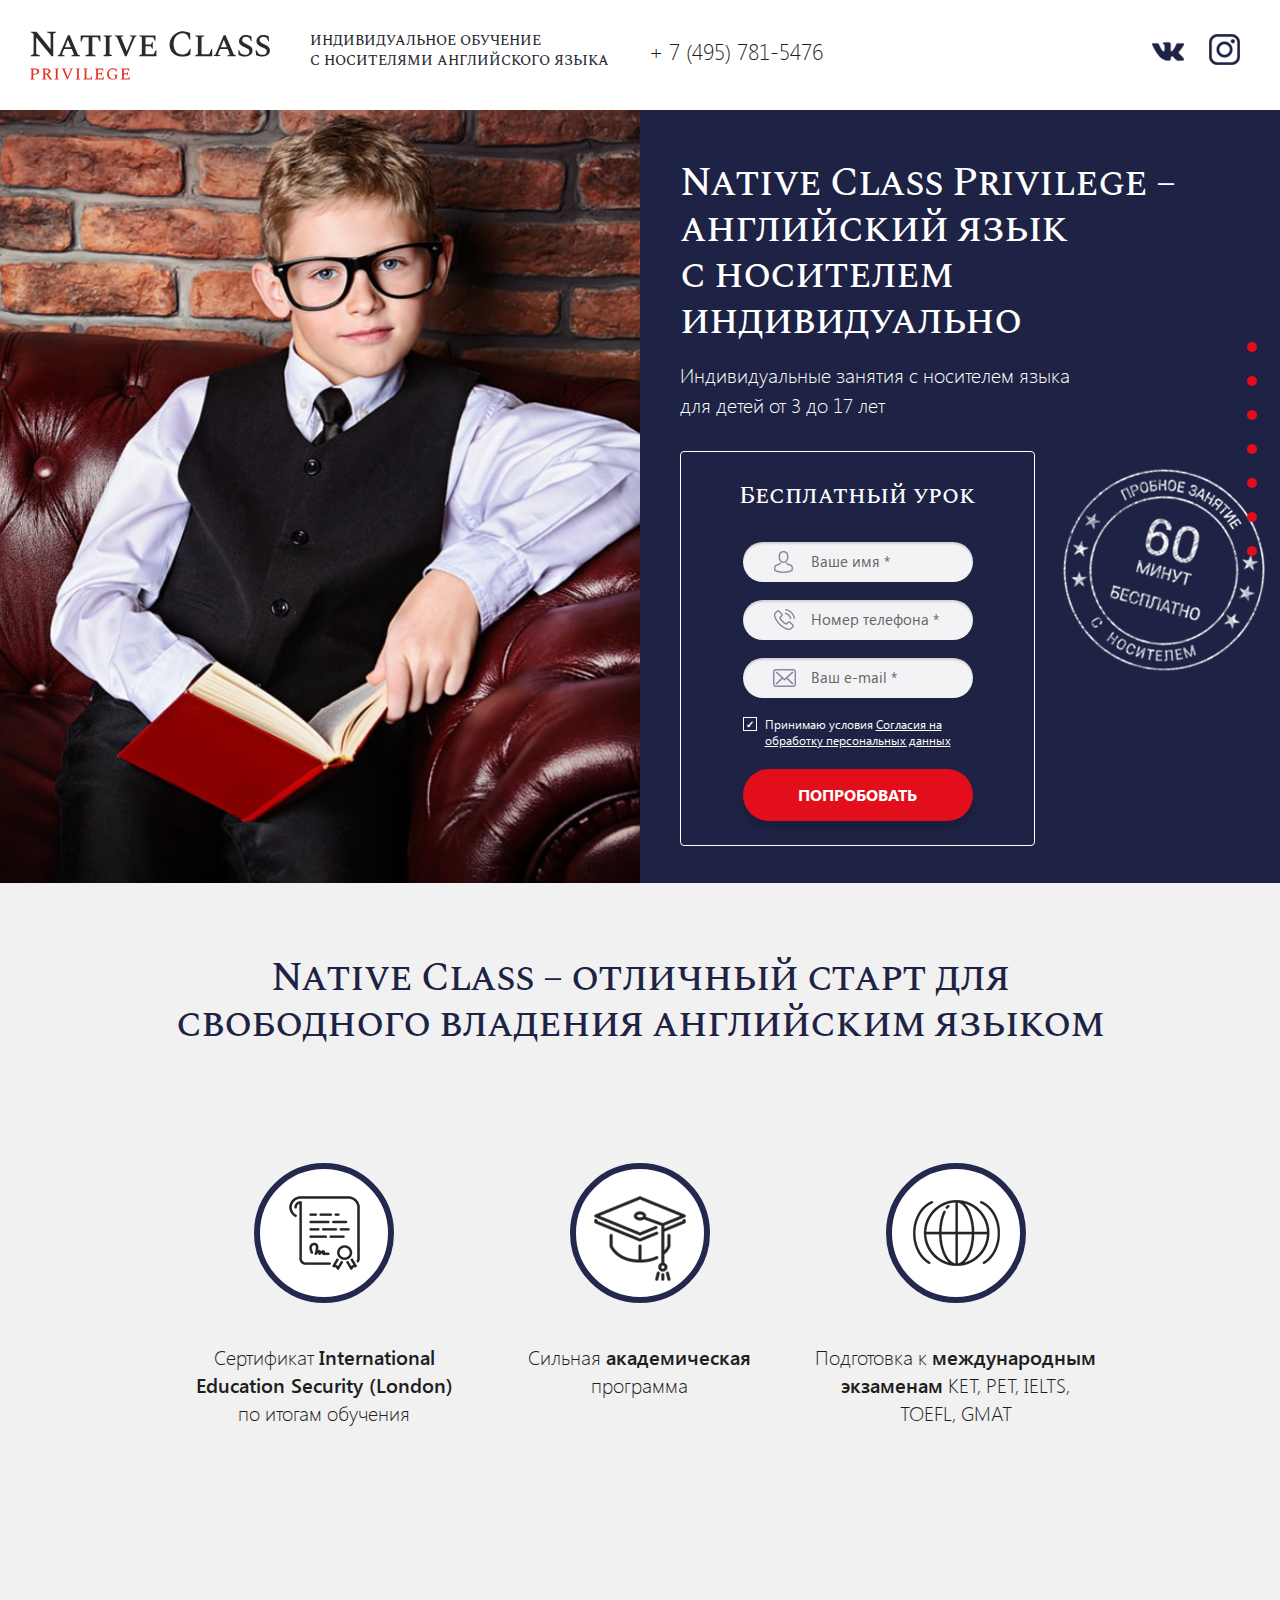
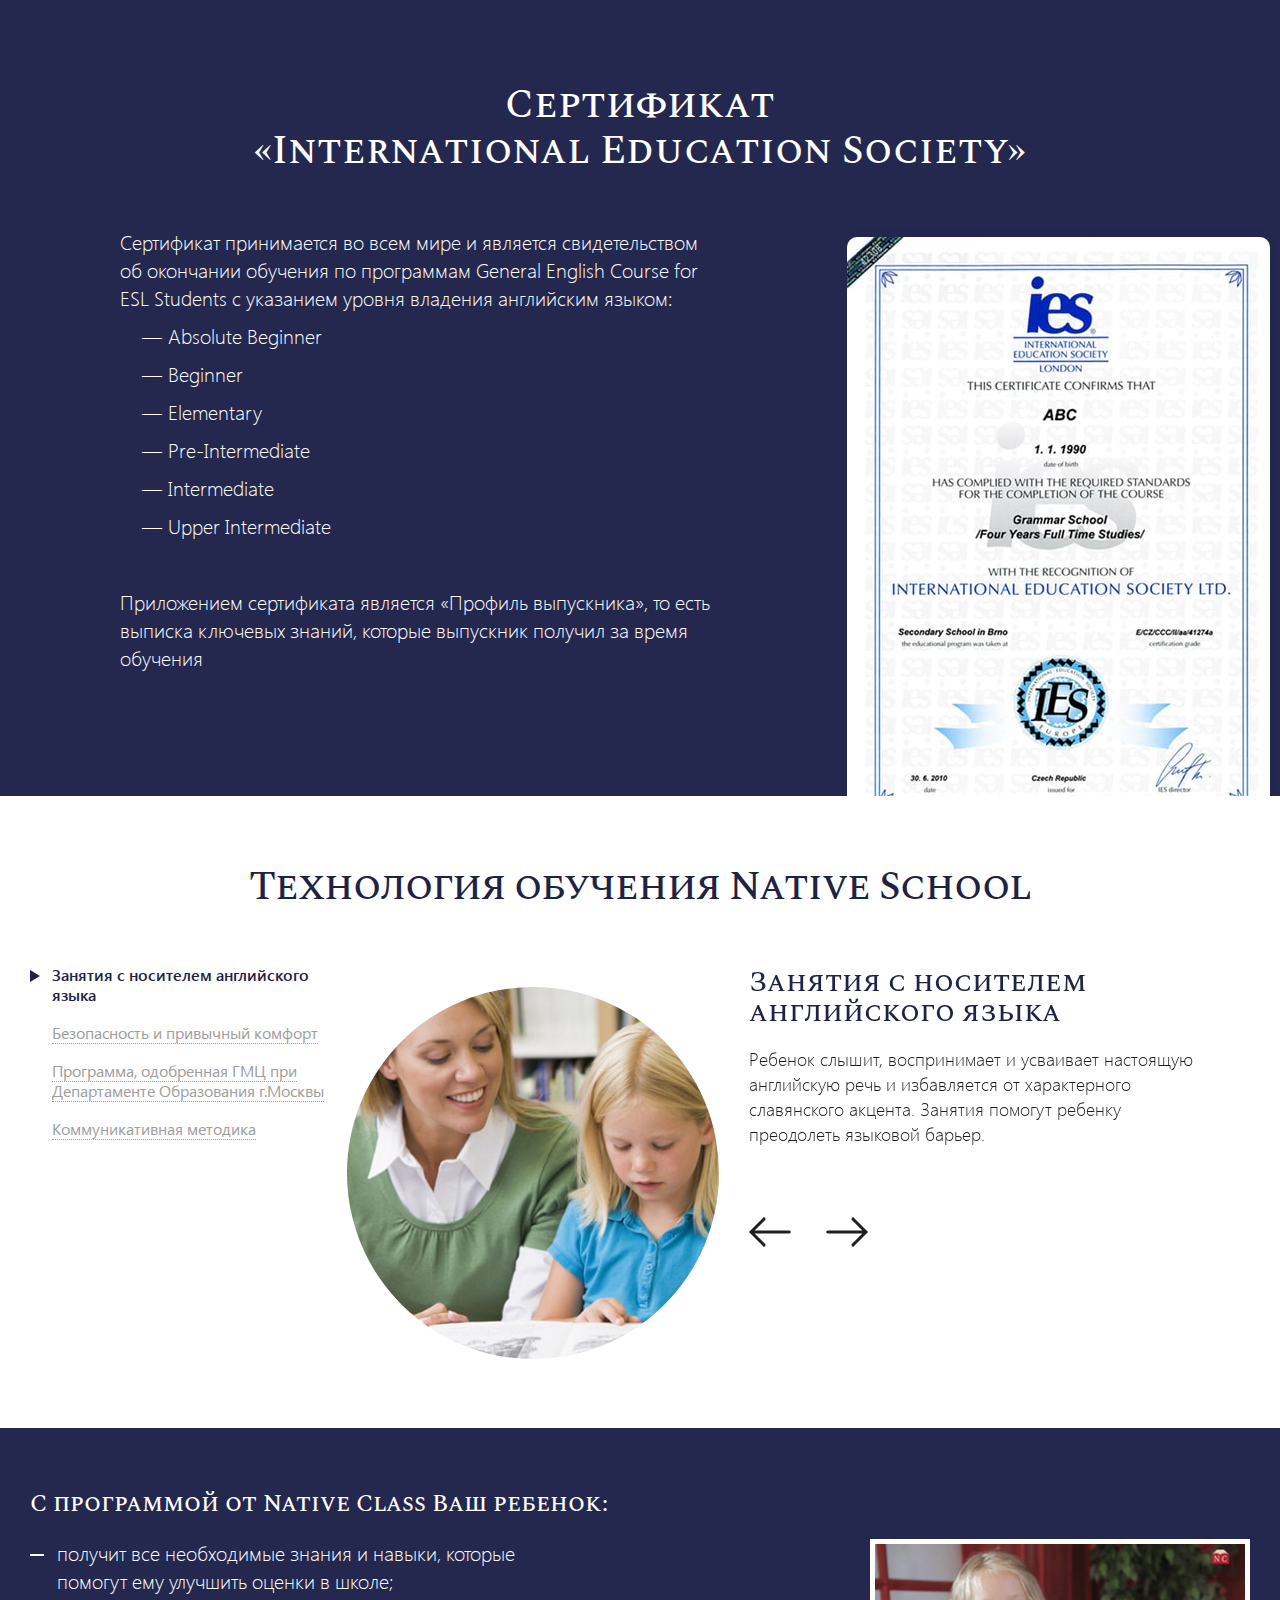
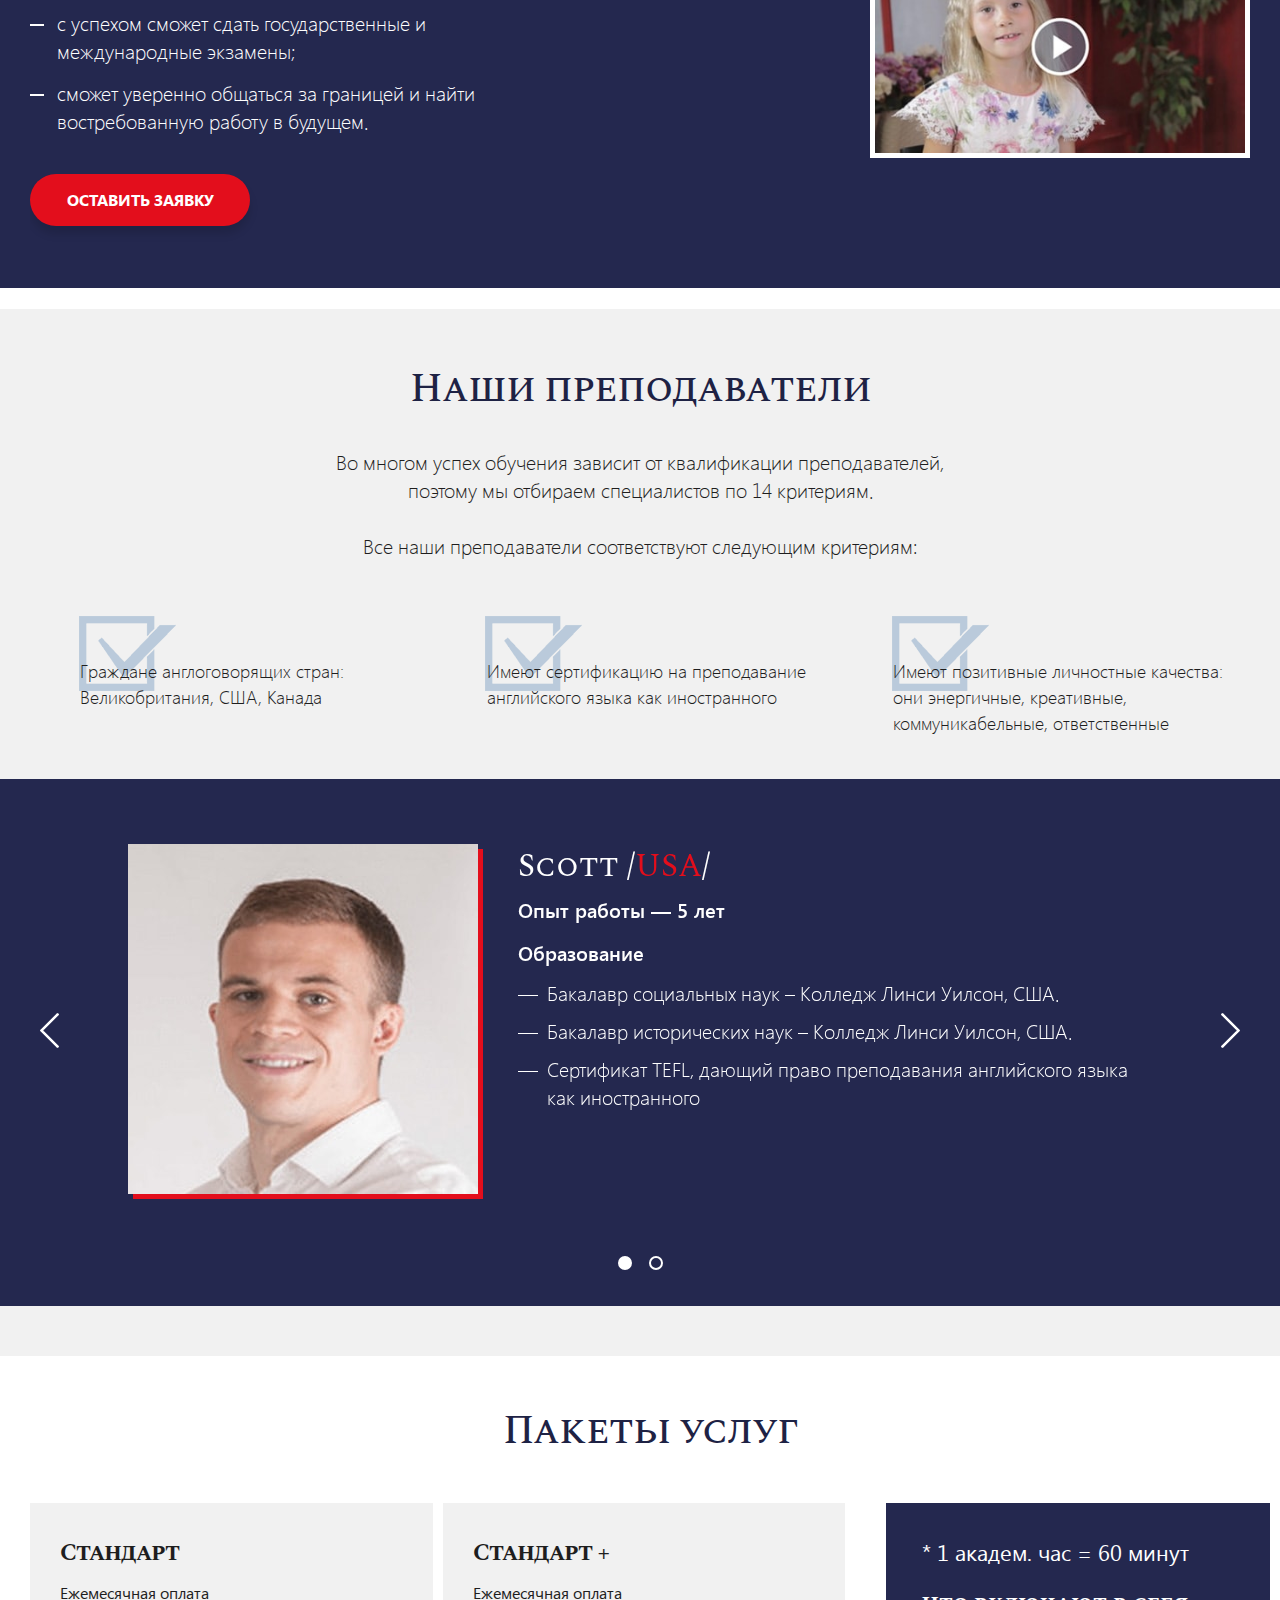
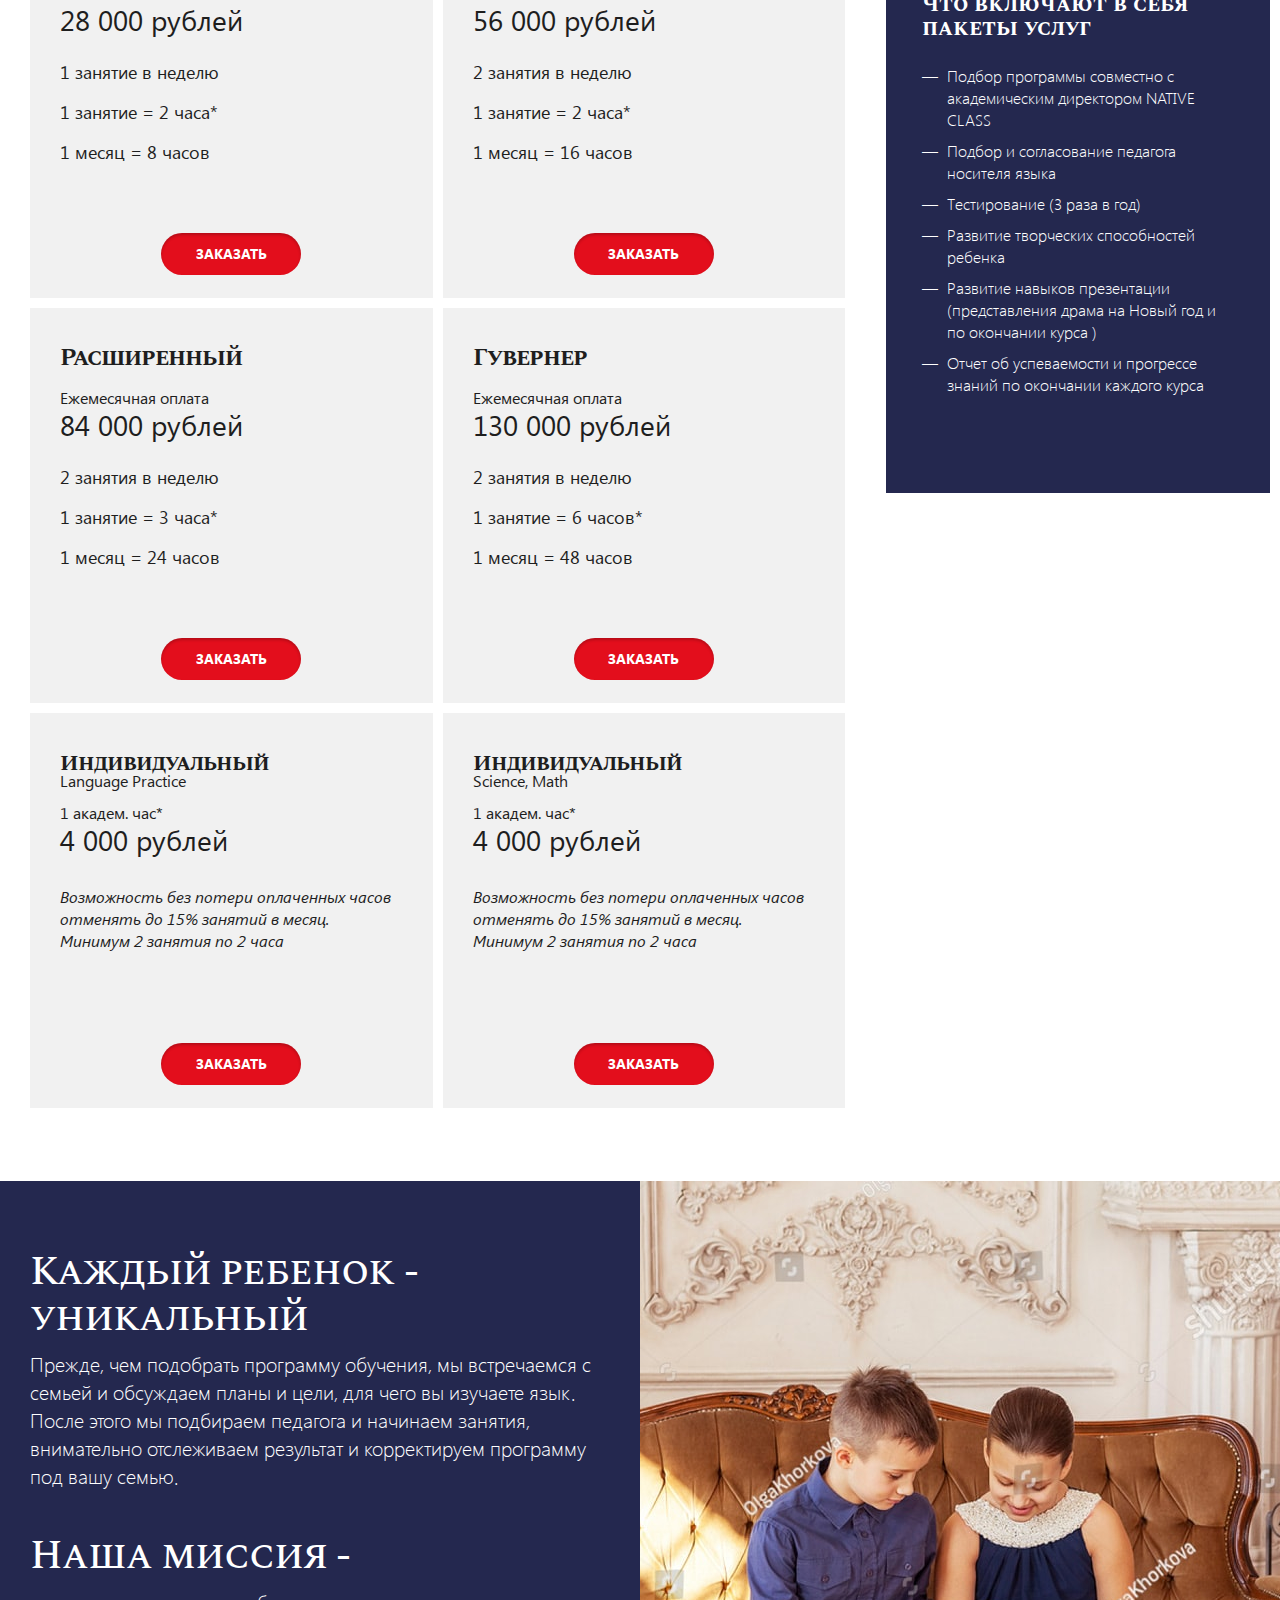
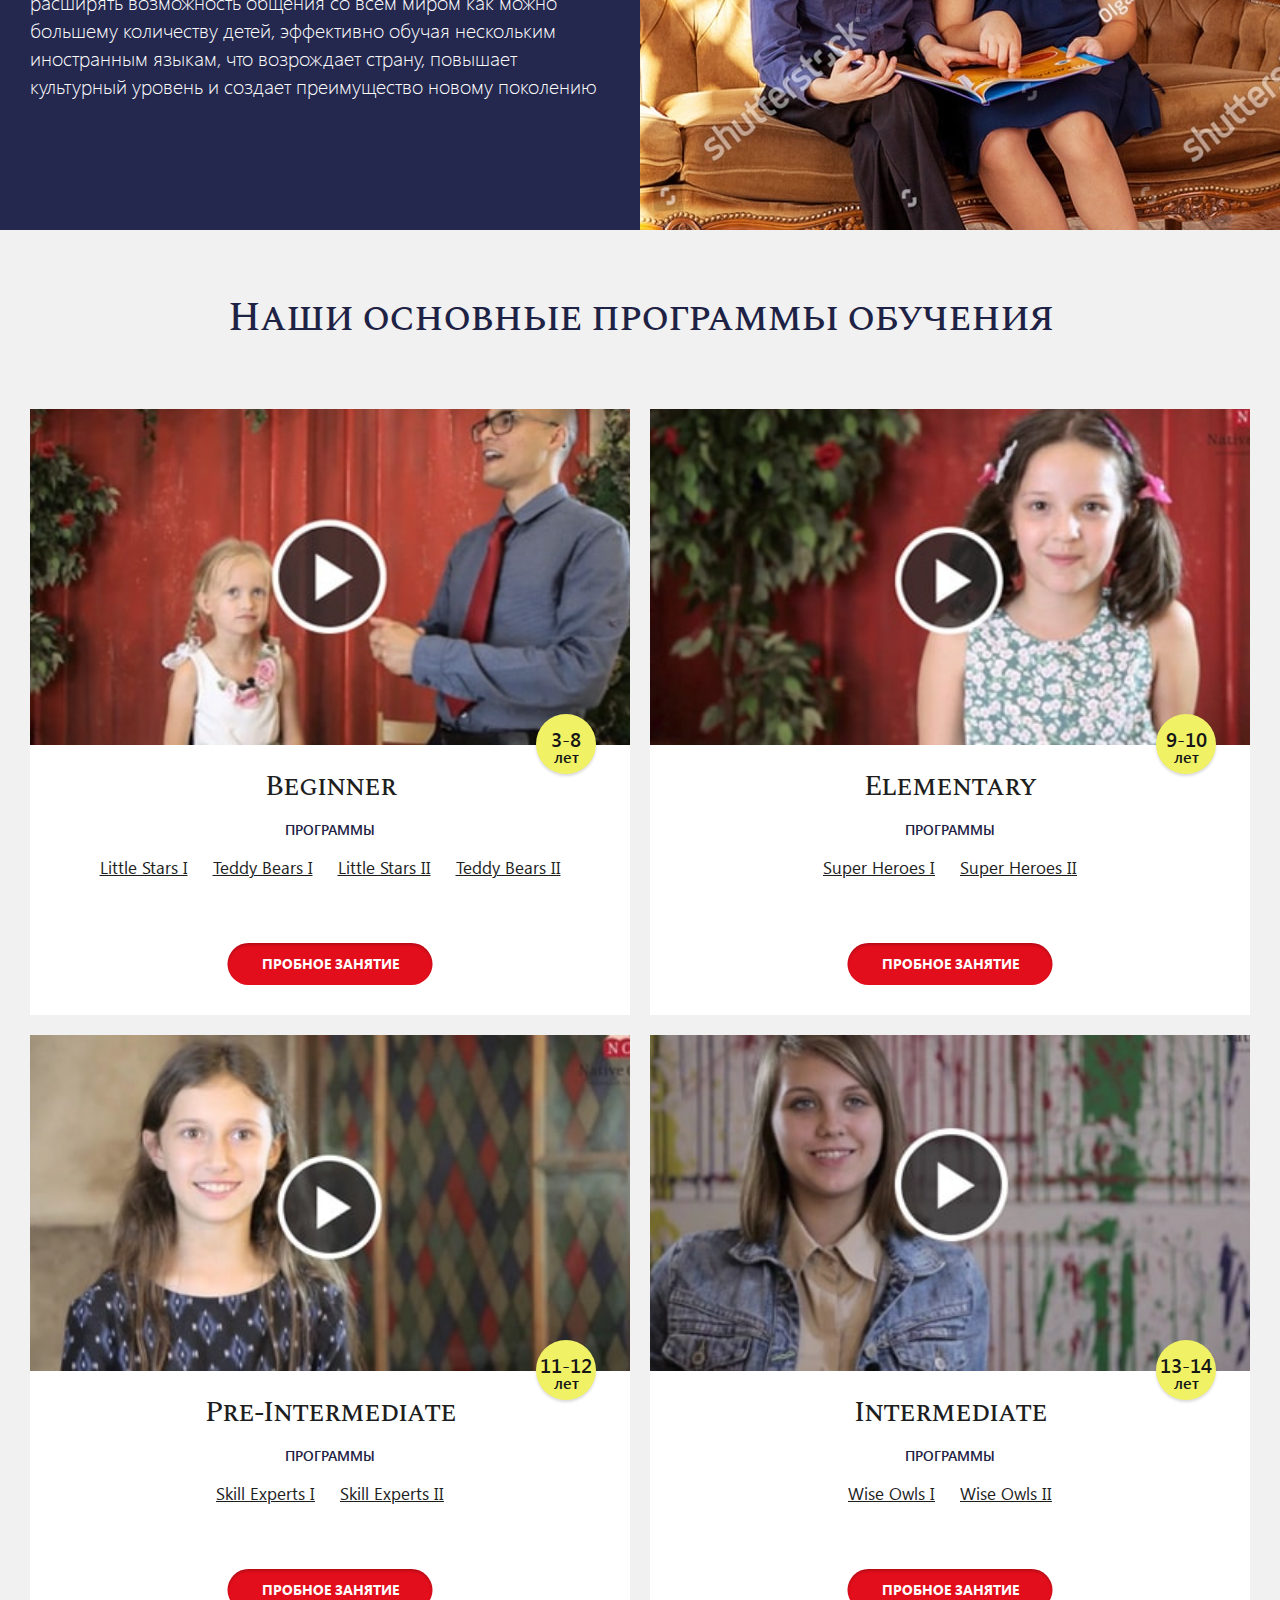
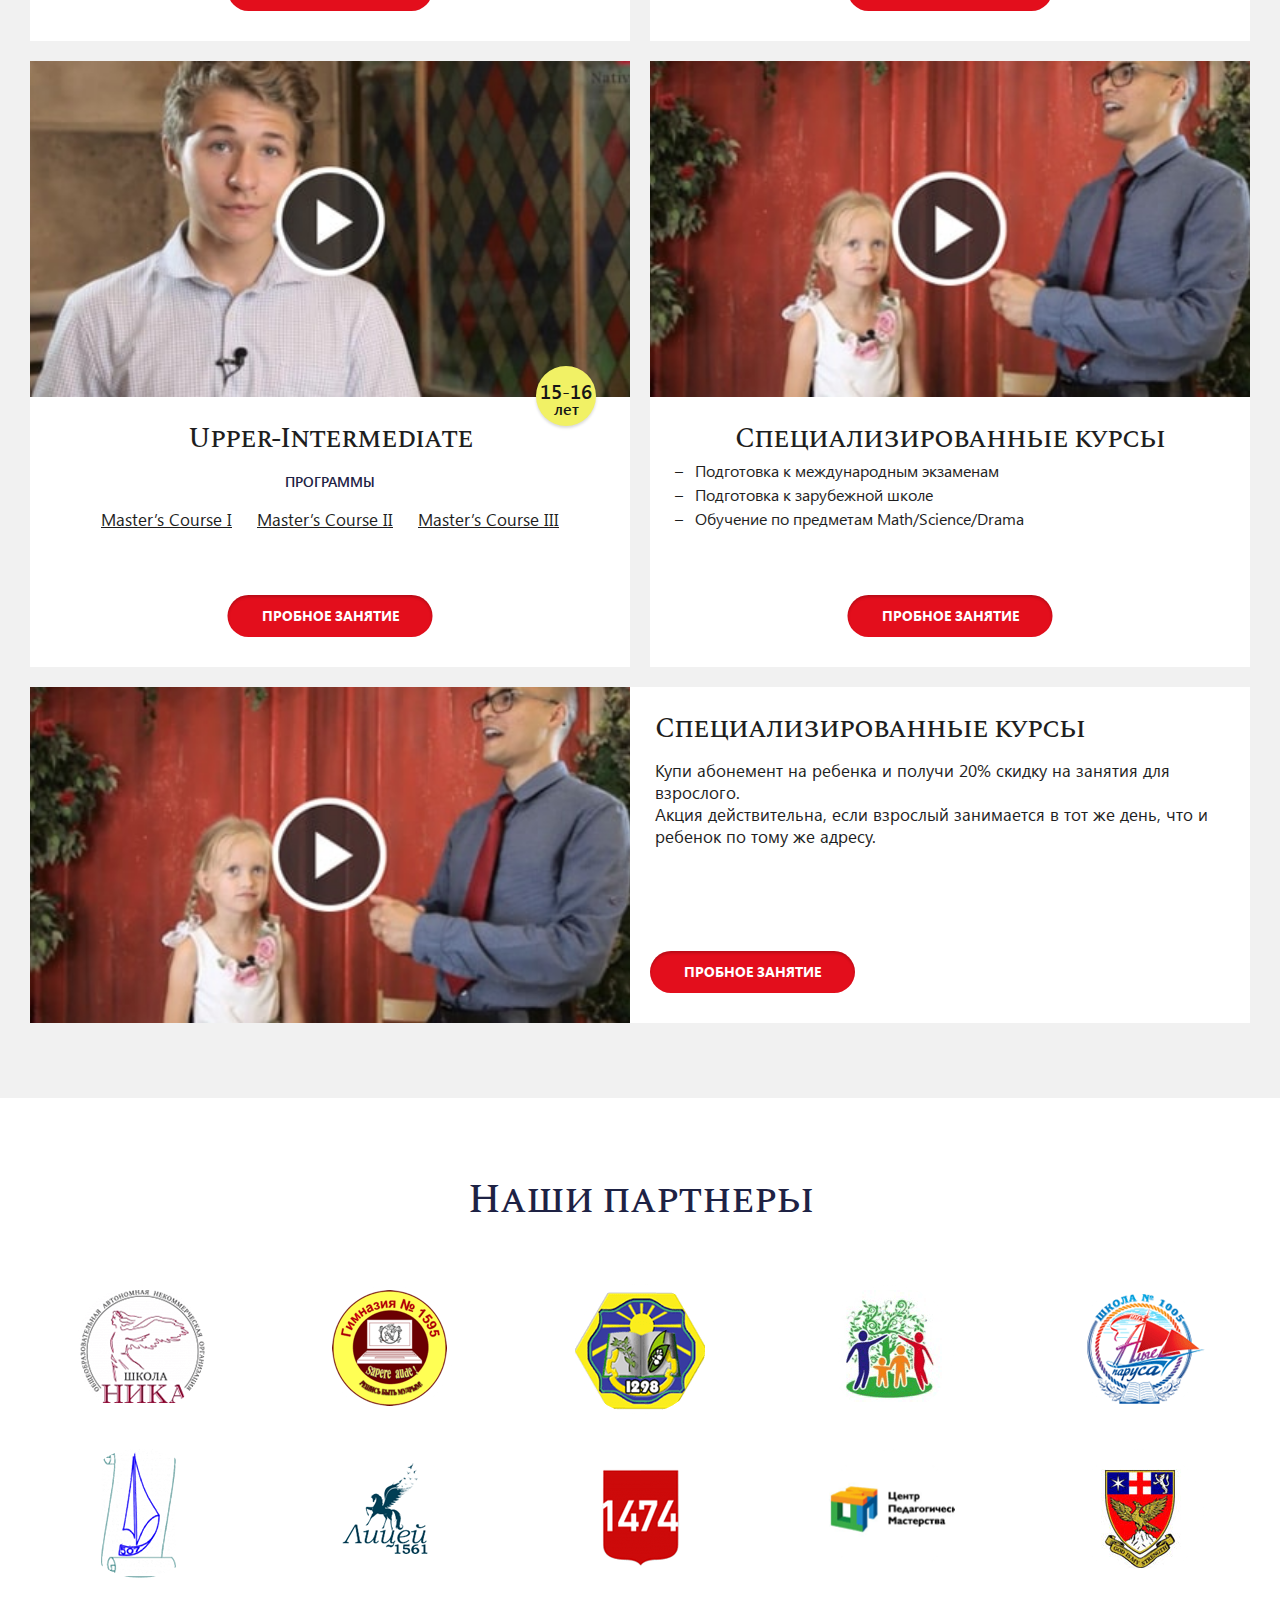
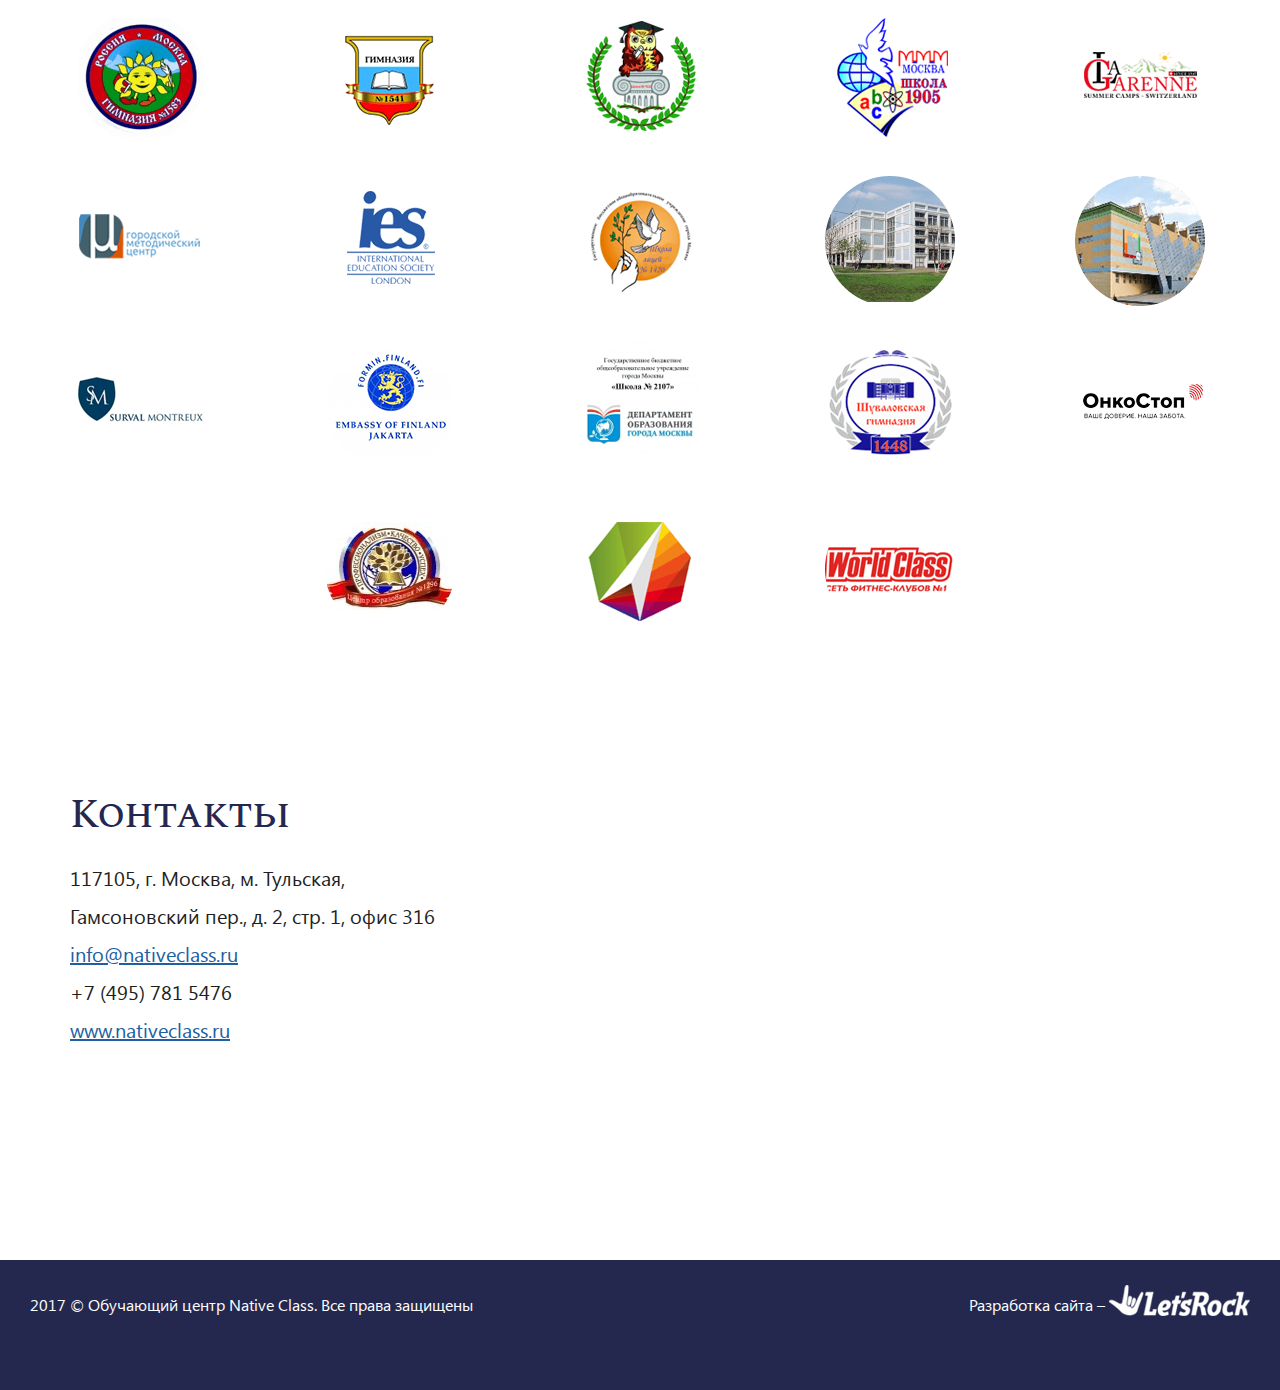
<file: index.html>
﻿<!DOCTYPE html>
<html>
<head>
	<title>Native Class</title>
	<meta charset="utf-8">
	<meta name="viewport" content="width=device-width, user-scalable=yes">
	<!--<link href="./favicon.ico" rel="shortcut icon">-->
	<link href="./css/style.css" rel="stylesheet">
	<!--[if IE 8]>
		<script src="http://html5shiv.googlecode.com/svn/trunk/html5.js"></script>
	<![endif]-->
</head>
<body>
	<div class="wrapper">
		<header class="header">
			<div class="header__row">
				<span class="header--logo"></span>
				<span class="header--slogan">Индивидуальное обучение<br> с носителями английского языка</span>
				<a href="tel:+74957815476" class="header--phone">+ 7 (495) 781-5476</a>
				<ul class="header__social">
					<li><a href="#" class="vk-icon"></a></li>
					<li><a href="#" class="in-icon"></a></li>
				</ul>
			</div>
		</header>
		<div class="welcome">
			<div class="welcome__row">
				<div class="welcome__content">
					<h1>Native Class Privilege – английский язык<br> с носителем индивидуально</h1>
					<p>Индивидуальные занятия с носителем языка для детей от 3 до 17 лет</p>
					<div class="form-e">
						<span class="form-e--title">Бесплатный урок</span>
						<div class="form-e__item form-e__item_user">
							<input type="text" placeholder="Ваше имя *">
						</div>
						<div class="form-e__item form-e__item_phone">
							<input type="text" placeholder="Номер телефона *">
						</div>
						<div class="form-e__item form-e__item_email form-e__item_error">
							<input type="text" placeholder="Ваш e-mail *">
						</div>
						<div class="form-e__agreement">
							<input type="checkbox" checked>
							Принимаю условия <a href="#" data-open="agreement">Согласия на обработку персональных данных</a>
						</div>
						<button class="form-e--button">Попробовать</button>
 					</div>
				</div>
				<i class="welcome--stamp"></i>
			</div>
			<div class="bg">
				<img src="./pic/welcome.jpg" width="960" height="720" class="img-cover" width="130" height="130" alt="">
			</div>
		</div>
		<div class="start" data-id="1">
			<div class="start__row">
				<span class="start--title">Native Class – отличный старт для свободного владения английским языком</span>
				<div class="start__grid">
					<div class="start__item">
						<i class="start--icon start--icon_1"></i>
						<p>Сертификат <strong>International Education Security (London)</strong><br> по итогам обучения</p>
					</div>
					<div class="start__item">
						<i class="start--icon start--icon_2"></i>
						<p>Сильная <strong>академическая</strong> программа</p>
					</div>
					<div class="start__item">
						<i class="start--icon start--icon_3"></i>
						<p>Подготовка к <strong>международным экзаменам</strong> KET, PET, IELTS, TOEFL, GMAT</p>
					</div>
				</div>
			</div>
		</div>
		<div class="certificate" data-id="2">
			<div class="certificate__row">
				<span class="certificate--title">Сертификат<br> «International Education Society»</span>
				<div class="certificate__content">
					<p>Сертификат принимается во всем мире и является свидетельством об окончании обучения по программам General English Course for ESL Students  с указанием уровня владения английским языком:</p>
					<ul>
						<li>Absolute Beginner</li>
						<li>Beginner</li>
						<li>Elementary</li>
						<li>Pre-Intermediate</li>     
						<li>Intermediate</li>
						<li>Upper Intermediate</li>
					</ul>
					<p>Приложением сертификата является «Профиль выпускника», то есть выписка ключевых знаний, которые выпускник получил за время обучения</p>
				</div>
				<img src="./pic/certificate.jpg" width="423" height="596" class="certificate--pic" width="130" height="130" alt="">
			</div>
		</div>
		<div class="tech" data-id="3">
			<div class="tech__row">
				<span class="tech--title">Технология обучения Native School</span>
				<div class="tech__content">
					<div class="tech__nav">
						<ul>
							<li class="is-active"><a href="0">Занятия с носителем английского языка</a></li>
							<li><a href="1">Безопасность и привычный комфорт</a></li>
							<li><a href="2">Программа, одобренная ГМЦ при Департаменте Образования г.Москвы</a></li>
							<li><a href="3">Коммуникативная методика</a></li>
						</ul>
					</div>
					<div class="tech__pic" data-ratio="1">
						<div class="img scale">
							<div class="item is-active">
								<img src="./pic/tech-1.jpg" width="380" height="380" class="img-cover" width="130" height="130" alt="">
							</div>
							<div class="item">
								<img src="./pic/tech-2.jpg" width="380" height="380" class="img-cover" width="130" height="130" alt="">
							</div>
							<div class="item">
								<img src="./pic/tech-3.jpg" width="380" height="380" class="img-cover" width="130" height="130" alt="">
							</div>
							<div class="item">
								<img src="./pic/tech-4.jpg" width="380" height="380" class="img-cover" width="130" height="130" alt="">
							</div>
						</div>
					</div>
					<div class="tech__slider">
						<div class="item">
							<span class="tech__slider--title">Занятия с носителем английского языка</span>
							<p>Ребенок слышит, воспринимает и усваивает настоящую английскую речь и избавляется от характерного славянского акцента. Занятия помогут ребенку преодолеть языковой барьер.</p>
						</div>
						<div class="item">
							<span class="tech__slider--title">Безопасность и привычный комфорт</span>
							<p>Ребенок слышит, воспринимает и усваивает настоящую английскую речь и избавляется от характерного славянского акцента. Занятия помогут ребенку преодолеть языковой барьер.</p>
						</div>
						<div class="item">
							<span class="tech__slider--title">Программа, одобренная ГМЦ при Департаменте Образования г.Москвы</span>
							<p>Ребенок слышит, воспринимает и усваивает настоящую английскую речь и избавляется от характерного славянского акцента. Занятия помогут ребенку преодолеть языковой барьер.</p>
						</div>
						<div class="item">
							<span class="tech__slider--title">Коммуникативная методика</span>
							<p>Ребенок слышит, воспринимает и усваивает настоящую английскую речь и избавляется от характерного славянского акцента. Занятия помогут ребенку преодолеть языковой барьер.</p>
						</div>
					</div>
				</div>
				<div class="tech__programm">
					<span class="tech__programm--title">C программой от Native Class Ваш ребенок:</span>
					<div class="tech__programm__row">
						<div class="tech__programm__content">
							<ul>
								<li>получит все необходимые знания и навыки, которые помогут ему улучшить оценки в школе;</li>
								<li>с успехом сможет сдать государственные и международные экзамены;</li>
								<li>сможет уверенно общаться за границей и найти востребованную работу в будущем.</li>
							</ul>
							<button class="form-e--button" data-open="free-lesson">Оставить заявку</button>
						</div>
						<div class="tech__programm__video" data-ratio="0.575">
							<a href="#" class="item scale">
								<img src="./pic/programm-video.jpg" width="425" height="240" class="img-cover" width="130" height="130" alt="">
							</a>
						</div>
					</div>
				</div>
			</div>
		</div>
		<div class="teachers" data-id="4">
			<div class="teachers__row">
				<span class="teachers--title">Наши преподаватели</span>
				<p class="teachers--desc">Во многом успех обучения зависит от квалификации преподавателей, поэтому мы отбираем специалистов по 14 критериям.</p>
				<p class="teachers--desc">Все наши преподаватели соответствуют следующим критериям:</p>
				<div class="teachers__grid">
					<div class="teachers__item">
						<div class="teachers__content">
							<p>Граждане англоговорящих стран: Великобритания, США, Канада</p>
						</div>
					</div>
					<div class="teachers__item">
						<div class="teachers__content">
							<p>Имеют сертификацию на преподавание английского языка как иностранного</p>
						</div>
					</div>
					<div class="teachers__item">
						<div class="teachers__content">
							<p>Имеют позитивные личностные качества: они энергичные, креативные, коммуникабельные, ответственные</p>
						</div>
					</div>
				</div>
				<div class="teachers__slider">
					<div class="item">
						<div class="teachers__slider__item">
							<div class="teachers__slider--photo" data-ratio="1">
								<div class="teachers__slider--pic scale">
									<img src="./pic/teacher-1.jpg" width="350" height="350" class="img-cover" width="130" height="130" alt="">
								</div>
							</div>
							<div class="teachers__slider--text">
								<h3>Scott /<span>USA</span>/</h3>
								<p>Опыт работы — 5 лет</p>
								<p>Образование</p>
								<ul>
									<li>Бакалавр социальных наук – Колледж Линси Уилсон, США.</li>
									<li>Бакалавр исторических наук – Колледж Линси Уилсон, США.</li>
									<li>Сертификат TEFL, дающий право преподавания английского языка как иностранного</li>
								</ul>
							</div>
						</div>
					</div>
					<div class="item">
						<div class="teachers__slider__item">
							<div class="teachers__slider--photo" data-ratio="1">
								<div class="teachers__slider--pic scale">
									<img src="./pic/teacher-1.jpg" width="350" height="350" class="img-cover" width="130" height="130" alt="">
								</div>
							</div>
							<div class="teachers__slider--text">
								<h3>Scott /<span>USA</span>/</h3>
								<p>Опыт работы — 5 лет</p>
								<p>Образование</p>
								<ul>
									<li>Бакалавр социальных наук – Колледж Линси Уилсон, США.</li>
									<li>Бакалавр исторических наук – Колледж Линси Уилсон, США.</li>
									<li>Сертификат TEFL, дающий право преподавания английского языка как иностранного</li>
								</ul>
							</div>
						</div>
					</div>
				</div>
			</div>
		</div>
		<div class="packages" data-id="5">
			<div class="packages__row">
				<span class="packages--title">Пакеты услуг</span>
				<div class="packages__content">
					<div class="packages__lc">
						<div class="packages__grid">
							<div class="packages__item">
								<div class="item-package">
									<h3>Стандарт</h3>
									<h5><span>Ежемесячная оплата</span> 28 000 рублей</h5>
									<p>1 занятие в неделю</p>
									<p>1 занятие = 2 часа*</p>
									<p>1 месяц  = 8 часов</p>
									<button class="order">Заказать</button>
								</div>
							</div>
							<div class="packages__item">
								<div class="item-package">
									<h3>Стандарт +</h3>
									<h5><span>Ежемесячная оплата</span> 56 000 рублей</h5>
									<p>2 занятия в неделю</p>
									<p>1 занятие = 2 часа*</p>
									<p>1 месяц  = 16 часов</p>
									<button class="order">Заказать</button>
								</div>
							</div>
							<div class="packages__item">
								<div class="item-package">
									<h3>Расширенный</h3>
									<h5><span>Ежемесячная оплата</span> 84 000 рублей</h5>
									<p>2 занятия в неделю</p>
									<p>1 занятие = 3 часа*</p>
									<p>1 месяц  = 24 часов</p>
									<button class="order">Заказать</button>
								</div>
							</div>
							<div class="packages__item">
								<div class="item-package">
									<h3>Гувернер</h3>
									<h5><span>Ежемесячная оплата</span> 130 000 рублей</h5>
									<p>2 занятия в неделю</p>
									<p>1 занятие = 6 часов*</p>
									<p>1 месяц  = 48 часов</p>
									<button class="order">Заказать</button>
								</div>
							</div>
							<div class="packages__item">
								<div class="item-package">
									<h3 class="personal">Индивидуальный <span>Language Practice</span></h3>
									<h5><span>1 академ. час*</span> 4 000 рублей</h5>
									<h6>Возможность без потери оплаченных часов отменять до 15% занятий в месяц. Минимум 2 занятия по 2 часа</h6>
									<button class="order">Заказать</button>
								</div>
							</div>
							<div class="packages__item">
								<div class="item-package">
									<h3 class="personal">Индивидуальный <span>Science, Math</span></h3>
									<h5><span>1 академ. час*</span> 4 000 рублей</h5>
									<h6>Возможность без потери оплаченных часов отменять до 15% занятий в месяц. Минимум 2 занятия по 2 часа</h6>
									<button class="order">Заказать</button>
								</div>
							</div>
						</div>
					</div>
					<div class="packages__rc">
						<p>* 1 академ. час = 60 минут</p>
						<h4>Что включают в себя пакеты услуг</h4>
						<ul>
							<li>Подбор программы совместно с академическим директором NATIVE CLASS</li>
							<li>Подбор и согласование педагога носителя языка</li>
							<li>Тестирование (3 раза в год)</li>
							<li>Развитие творческих способностей ребенка</li>
							<li>Развитие навыков презентации (представления драма на Новый год и по окончании курса )</li>
							<li>Отчет об успеваемости и прогрессе знаний по окончании каждого курса</li>
						</ul>
					</div>
				</div>
			</div>
		</div>
		<div class="mission">
			<div class="mission__row">
				<div class="mission__content">
					<h3>Каждый ребенок - уникальный</h3>
					<p>Прежде, чем подобрать программу обучения, мы встречаемся с семьей и обсуждаем планы и цели, для чего вы изучаете язык. После этого мы подбираем педагога и начинаем занятия, внимательно отслеживаем результат и корректируем программу под вашу семью.</p>
					<h3>Наша миссия -</h3>
					<p>расширять возможность общения со всем миром как можно большему количеству детей, эффективно обучая нескольким иностранным языкам, что возрождает страну, повышает культурный уровень и создает преимущество новому поколению</p>
				</div>
			</div>
			<div class="bg">
				<img src="./pic/mission.jpg" width="960" height="649" class="img-cover" width="130" height="130" alt="">
			</div>
		</div>
		<div class="courses" data-id="6">
			<div class="courses__row">
				<span class="courses--title">Наши основные программы обучения</span>
				<div class="courses__grid">
					<div class="courses__item">
						<div class="item-course" data-ratio="0.56">
							<a href="#" class="item-course--video scale">
								<img src="./pic/course-1.jpg" width="400" height="220" class="img-cover" alt="">
							</a>
							<div class="item-course__content">
								<span class="item-course--age">3-8 <i>лет</i></span>
								<h3>Beginner</h3>
								<h5>Программы</h5>
								<p><a href="#" data-open="lesson-about">Little Stars I</a> <a href="#">Teddy Bears I</a> <a href="#">Little Stars II</a> <a href="#">Teddy Bears II</a></p>
							</div>
							<button class="order">Пробное занятие</button>
						</div>
					</div>
					<div class="courses__item">
						<div class="item-course" data-ratio="0.56">
							<a href="#" class="item-course--video scale">
								<img src="./pic/course-2.jpg" width="400" height="220" class="img-cover" alt="">
							</a>
							<div class="item-course__content">
								<span class="item-course--age">9-10 <i>лет</i></span>
								<h3>Elementary</h3>
								<h5>Программы</h5>
								<p><a href="#">Super Heroes I</a> <a href="#">Super Heroes II</a></p>
							</div>
							<button class="order">Пробное занятие</button>
						</div>
					</div>
					<div class="courses__item">
						<div class="item-course" data-ratio="0.56">
							<a href="#" class="item-course--video scale">
								<img src="./pic/course-3.jpg" width="400" height="220" class="img-cover" alt="">
							</a>
							<div class="item-course__content">
								<span class="item-course--age">11-12 <i>лет</i></span>
								<h3>Pre-Intermediate</h3>
								<h5>Программы</h5>
								<p><a href="#">Skill Experts I</a> <a href="#">Skill Experts II</a></p>
							</div>
							<button class="order">Пробное занятие</button>
						</div>
					</div>
					<div class="courses__item">
						<div class="item-course" data-ratio="0.56">
							<a href="#" class="item-course--video scale">
								<img src="./pic/course-4.jpg" width="400" height="220" class="img-cover" alt="">
							</a>
							<div class="item-course__content">
								<span class="item-course--age">13-14 <i>лет</i></span>
								<h3>Intermediate</h3>
								<h5>Программы</h5>
								<p><a href="#">Wise Owls I</a> <a href="#">Wise Owls II</a></p>
							</div>
							<button class="order">Пробное занятие</button>
						</div>
					</div>
					<div class="courses__item">
						<div class="item-course" data-ratio="0.56">
							<a href="#" class="item-course--video scale">
								<img src="./pic/course-5.jpg" width="400" height="220" class="img-cover" alt="">
							</a>
							<div class="item-course__content">
								<span class="item-course--age">15-16 <i>лет</i></span>
								<h3>Upper-Intermediate</h3>
								<h5>Программы</h5>
								<p><a href="#">Master’s Course I</a> <a href="#">Master’s Course II</a> <a href="#">Master’s Course III</a></p>
							</div>
							<button class="order">Пробное занятие</button>
						</div>
					</div>
					<div class="courses__item">
						<div class="item-course" data-ratio="0.56">
							<a href="#" class="item-course--video scale">
								<img src="./pic/course-6.jpg" width="400" height="220" class="img-cover" alt="">
							</a>
							<div class="item-course__content">
								<h3>Специализированные  курсы</h3>
								<ul>
									<li>Подготовка к международным экзаменам</li>
									<li>Подготовка к зарубежной школе</li>
									<li>Обучение по предметам Math/Science/Drama</li>
								</ul>
							</div>
							<button class="order">Пробное занятие</button>
						</div>
					</div>
					<div class="courses__item courses__item_wide">
						<div class="item-course item-course_h" data-ratio="0.56">
							<a href="#" class="item-course--video scale">
								<img src="./pic/course-6.jpg" width="400" height="220" class="img-cover" alt="">
							</a>
							<div class="item-course__content">
								<h3>Специализированные  курсы</h3>
								<p>Купи абонемент на ребенка и получи 20% скидку на занятия для взрослого.<br>
								Акция действительна, если взрослый занимается в тот же день, что и ребенок по тому же адресу.</p>
							</div>
							<button class="order">Пробное занятие</button>
						</div>
					</div>
				</div>
			</div>
		</div>
		<div class="partners">
			<div class="partners__row">
				<span class="partners--title">Наши партнеры</span>
				<div class="partners__grid">
					<div class="partners__item">
						<div class="item-partner">
							<img src="./pic/partner-1.png" width="130" height="130" alt="">
						</div>
					</div>
					<div class="partners__item">
						<div class="item-partner">
							<img src="./pic/partner-2.png" width="130" height="130" alt="">
						</div>
					</div>
					<div class="partners__item">
						<div class="item-partner">
							<img src="./pic/partner-3.png" width="130" height="130" alt="">
						</div>
					</div>
					<div class="partners__item">
						<div class="item-partner">
							<img src="./pic/partner-4.png" width="130" height="130" alt="">
						</div>
					</div>
					<div class="partners__item">
						<div class="item-partner">
							<img src="./pic/partner-5.png" width="130" height="130" alt="">
						</div>
					</div>
					<div class="partners__item">
						<div class="item-partner">
							<img src="./pic/partner-6.png" width="130" height="130" alt="">
						</div>
					</div>
					<div class="partners__item">
						<div class="item-partner">
							<img src="./pic/partner-7.png" width="130" height="130" alt="">
						</div>
					</div>
					<div class="partners__item">
						<div class="item-partner">
							<img src="./pic/partner-8.png" width="130" height="130" alt="">
						</div>
					</div>
					<div class="partners__item">
						<div class="item-partner">
							<img src="./pic/partner-9.png" width="130" height="130" alt="">
						</div>
					</div>
					<div class="partners__item">
						<div class="item-partner">
							<img src="./pic/partner-10.png" width="130" height="130" alt="">
						</div>
					</div>
					<div class="partners__item">
						<div class="item-partner">
							<img src="./pic/partner-11.png" width="130" height="130" alt="">
						</div>
					</div>
					<div class="partners__item">
						<div class="item-partner">
							<img src="./pic/partner-12.png" width="130" height="130" alt="">
						</div>
					</div>
					<div class="partners__item">
						<div class="item-partner">
							<img src="./pic/partner-13.png" width="130" height="130" alt="">
						</div>
					</div>
					<div class="partners__item">
						<div class="item-partner">
							<img src="./pic/partner-14.png" width="130" height="130" alt="">
						</div>
					</div>
					<div class="partners__item">
						<div class="item-partner">
							<img src="./pic/partner-15.png" width="130" height="130" alt="">
						</div>
					</div>
					<div class="partners__item">
						<div class="item-partner">
							<img src="./pic/partner-16.png" width="130" height="130" alt="">
						</div>
					</div>
					<div class="partners__item">
						<div class="item-partner">
							<img src="./pic/partner-17.png" width="130" height="130" alt="">
						</div>
					</div>
					<div class="partners__item">
						<div class="item-partner">
							<img src="./pic/partner-18.png" width="130" height="130" alt="">
						</div>
					</div>
					<div class="partners__item">
						<div class="item-partner">
							<img src="./pic/partner-19.png" width="130" height="130" alt="">
						</div>
					</div>
					<div class="partners__item">
						<div class="item-partner">
							<img src="./pic/partner-20.png" width="130" height="130" alt="">
						</div>
					</div>
					<div class="partners__item">
						<div class="item-partner">
							<img src="./pic/partner-21.png" width="130" height="130" alt="">
						</div>
					</div>
					<div class="partners__item">
						<div class="item-partner">
							<img src="./pic/partner-22.png" width="130" height="130" alt="">
						</div>
					</div>
					<div class="partners__item">
						<div class="item-partner">
							<img src="./pic/partner-23.png" width="130" height="130" alt="">
						</div>
					</div>
					<div class="partners__item">
						<div class="item-partner">
							<img src="./pic/partner-24.png" width="130" height="130" alt="">
						</div>
					</div>
					<div class="partners__item">
						<div class="item-partner">
							<img src="./pic/partner-25.png" width="130" height="130" alt="">
						</div>
					</div>
					<div class="partners__item">
						<div class="item-partner">
							<img src="./pic/partner-26.png" width="130" height="130" alt="">
						</div>
					</div>
					<div class="partners__item">
						<div class="item-partner">
							<img src="./pic/partner-27.png" width="130" height="130" alt="">
						</div>
					</div>
					<div class="partners__item">
						<div class="item-partner">
							<img src="./pic/partner-28.png" width="130" height="130" alt="">
						</div>
					</div>
				</div>
			</div>
		</div>
		<div class="map" data-id="7">
			<div class="map__address">
				<h4>Контакты</h4>
				<p>117105, г. Москва, м. Тульская, <br>Гамсоновский пер., д. 2, стр. 1, офис 316</p>
				<p><a href="#">info@nativeclass.ru</a></p>
				<p>+7 (495) 781 5476</p>
				<p><a href="#">www.nativeclass.ru</a></p>
			</div>
			<div id="map3"></div>
		</div>
		<div class="footer-clear"></div>
	</div>
	<footer class="footer">
		<div class="footer__row">
			<span class="footer--copy">2017 © Обучающий центр Native Class. Все права защищены</span>
			<span class="footer--author">Разработка сайта – <img src="./img/letsrock-logo.png" width="141" height="31" alt=""></span>
		</div>
	</footer>
	<div class="fade-bg"></div>
	<div class="modal modal_form" data-target="free-lesson">
		<span class="modal--close"></span>
		<span class="modal_form--title">Бесплатный урок</span>
		<div class="form-e_modal">
			<div class="form-e__item form-e__item_user">
				<input type="text" placeholder="Ваше имя *">
			</div>
			<div class="form-e__item form-e__item_phone form-e__item_error">
				<input type="text" placeholder="Номер телефона *">
				<span class="message"><i>Введите номер телефона</i></span>
			</div>
			<div class="form-e__item form-e__item_email">
				<input type="text" placeholder="Ваш e-mail *">
			</div>
			<div class="form-e__agreement">
				<input type="checkbox" checked>
				Принимаю условия <a href="#" class="agreement-drop">Согласия на обработку персональных данных</a>
			</div>
			<div class="agreement-info">
				<p>Согласие на обработку персональных данных</p>
				<p>Настоящим в соответствии с Федеральным законом № 152-ФЗ «О персональных данных» от 27.07.2006 года свободно, своей волей и в своем интересе выражаю свое безусловное согласие на обработку моих персональных данных ООО "Краун Кидс", зарегистрированным в соответствии с законодательством РФ по адресу:<br>
				107497, город Москва, улица Монтажная, дом 9, строение 1, комната 12 (далее по тексту - Оператор).<br>
				Персональные данные - любая информация, относящаяся к определенному или определяемому на основании такой информации физическому лицу.</p>
				<p>Настоящее Согласие выдано мною на обработку следующих персональных данных:</p>
				<p>Согласие дано Оператору для совершения следующих действий с моими персональными данными с использованием средств автоматизации и/или без использования таких средств: сбор, систематизация, накопление, хранение, уточнение (обновление, изменение), использование, обезличивание, а также осуществление любых иных действий, предусмотренных действующим законодательством РФ как неавтоматизированными, так и автоматизированными способами.</p>
				<p>Данное согласие дается Оператору для обработки моих персональных данных в следующих целях:<br>
				- предоставление мне услуг/работ;<br>
				- направление в мой адрес уведомлений, касающихся предоставляемых услуг/работ;<br>
				- подготовка и направление ответов на мои запросы;<br>
				- направление в мой адрес информации, в том числе рекламной, о мероприятиях/товарах/услугах/работах Оператора.</p>
				<p>Настоящее согласие действует до момента его отзыва путем направления соответствующего уведомления на электронный адрес info@nativeclass.ru. В случае отзыва мною согласия на обработку персональных данных Оператор вправе продолжить обработку персональных данных без моего согласия при наличии оснований, указанных в пунктах 2 – 11 части 1 статьи 6, части 2 статьи 10 и части 2 статьи 11 Федерального закона №152-ФЗ «О персональных данных» от 27.06.2006 г.</p>
			</div>
			<button class="form-e--button">Попробовать</button>
		</div>
	</div>
	<div class="modal modal_programm" data-target="lesson-about">
		<span class="modal--close"></span>
		<span class="modal_programm--title"><span>Программа обучения</span> Little Stars I</span>
		<div class="modal_programm__content">
			<h5><strong>Количество уроков:</strong> 72</h5>
			<h5><strong>Возраст ученика:</strong> 3-4 года</h5>
			<h5><strong>Навыки уровня:</strong></h5>
			<p>Знают основные цвета, основные фразы приветствия и прощания, могут спеть 2 песни на английском языке, знают местоимения</p>
			<h5><strong>Словарный запас на выходе:</strong> 40 слов</h5>
		</div>
	</div>
	<div class="modal modal_programm" data-target="agreement">
		<span class="modal--close"></span>
		<span class="modal_programm--title">Согласие на обработку персональных данных</span>
		<div class="modal_programm__content">
			<div class="modal_programm__text">
				<p>Согласие на обработку персональных данных</p>
				<p>Настоящим в соответствии с Федеральным законом № 152-ФЗ «О персональных данных» от 27.07.2006 года свободно, своей волей и в своем интересе выражаю свое безусловное согласие на обработку моих персональных данных ООО "Краун Кидс", зарегистрированным в соответствии с законодательством РФ по адресу:<br>
				107497, город Москва, улица Монтажная, дом 9, строение 1, комната 12 (далее по тексту - Оператор).<br>
				Персональные данные - любая информация, относящаяся к определенному или определяемому на основании такой информации физическому лицу.</p>
				<p>Настоящее Согласие выдано мною на обработку следующих персональных данных:</p>
				<p>Согласие дано Оператору для совершения следующих действий с моими персональными данными с использованием средств автоматизации и/или без использования таких средств: сбор, систематизация, накопление, хранение, уточнение (обновление, изменение), использование, обезличивание, а также осуществление любых иных действий, предусмотренных действующим законодательством РФ как неавтоматизированными, так и автоматизированными способами.</p>
				<p>Данное согласие дается Оператору для обработки моих персональных данных в следующих целях:<br>
				- предоставление мне услуг/работ;<br>
				- направление в мой адрес уведомлений, касающихся предоставляемых услуг/работ;<br>
				- подготовка и направление ответов на мои запросы;<br>
				- направление в мой адрес информации, в том числе рекламной, о мероприятиях/товарах/услугах/работах Оператора.</p>
				<p>Настоящее согласие действует до момента его отзыва путем направления соответствующего уведомления на электронный адрес info@nativeclass.ru. В случае отзыва мною согласия на обработку персональных данных Оператор вправе продолжить обработку персональных данных без моего согласия при наличии оснований, указанных в пунктах 2 – 11 части 1 статьи 6, части 2 статьи 10 и части 2 статьи 11 Федерального закона №152-ФЗ «О персональных данных» от 27.06.2006 г.</p>
			</div>
		</div>
	</div>
	<div class="navigator">
		<div class="navigator__row">
			<ul>
				<li data="1"><span>Native Class</span><i></i></li>
				<li data="2"><span>Международный сертификат</span><i></i></li>
				<li data="3"><span>Технологии обучения</span><i></i></li>
				<li data="4"><span>Наши преподаватели</span><i></i></li>
				<li data="5"><span>Наши цены</span><i></i></li>
				<li data="6"><span>Образовательная программа</span><i></i></li>
				<li data="7"><span>Контакты</span><i></i></li>
			</ul>
		</div>
		<div class="bg"></div>
	</div>
	<script src="./js/libs.js"></script>
	<script src="./js/scripts.js"></script>
</body>
</html>
</file>
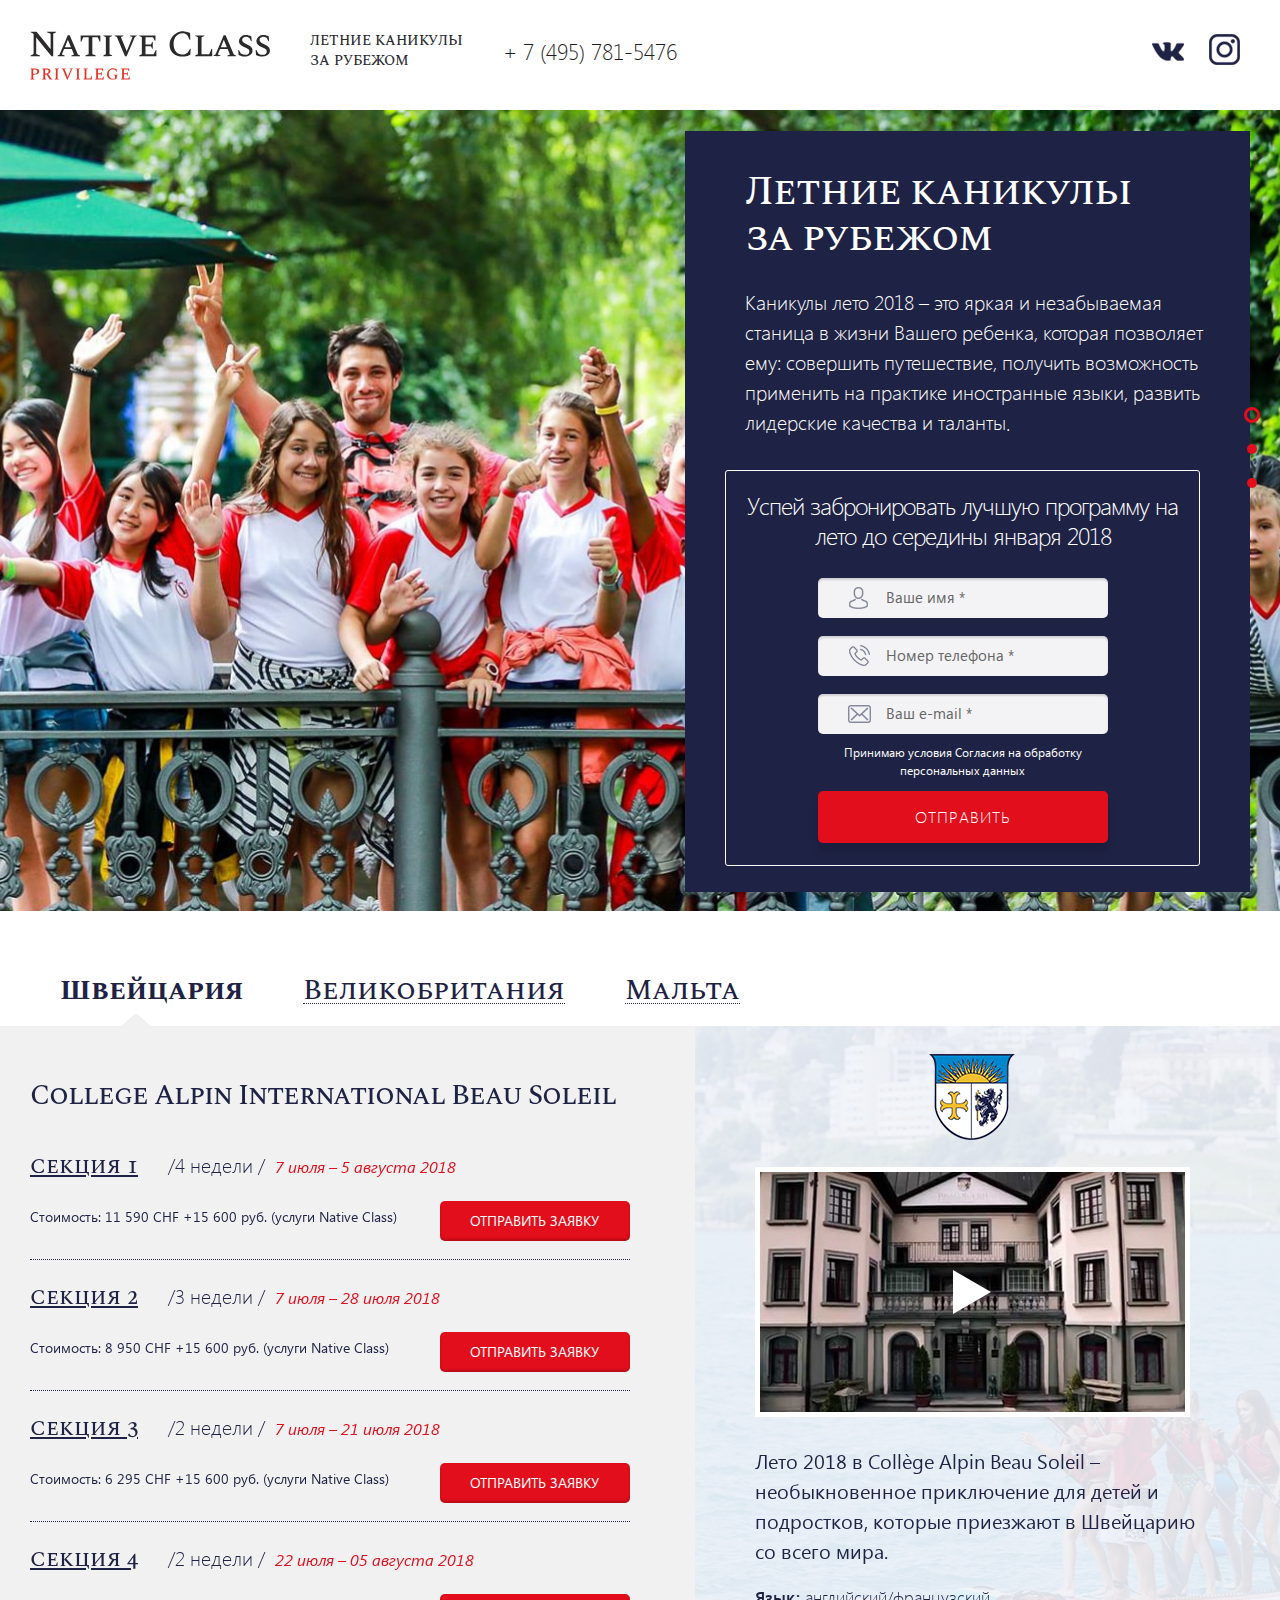
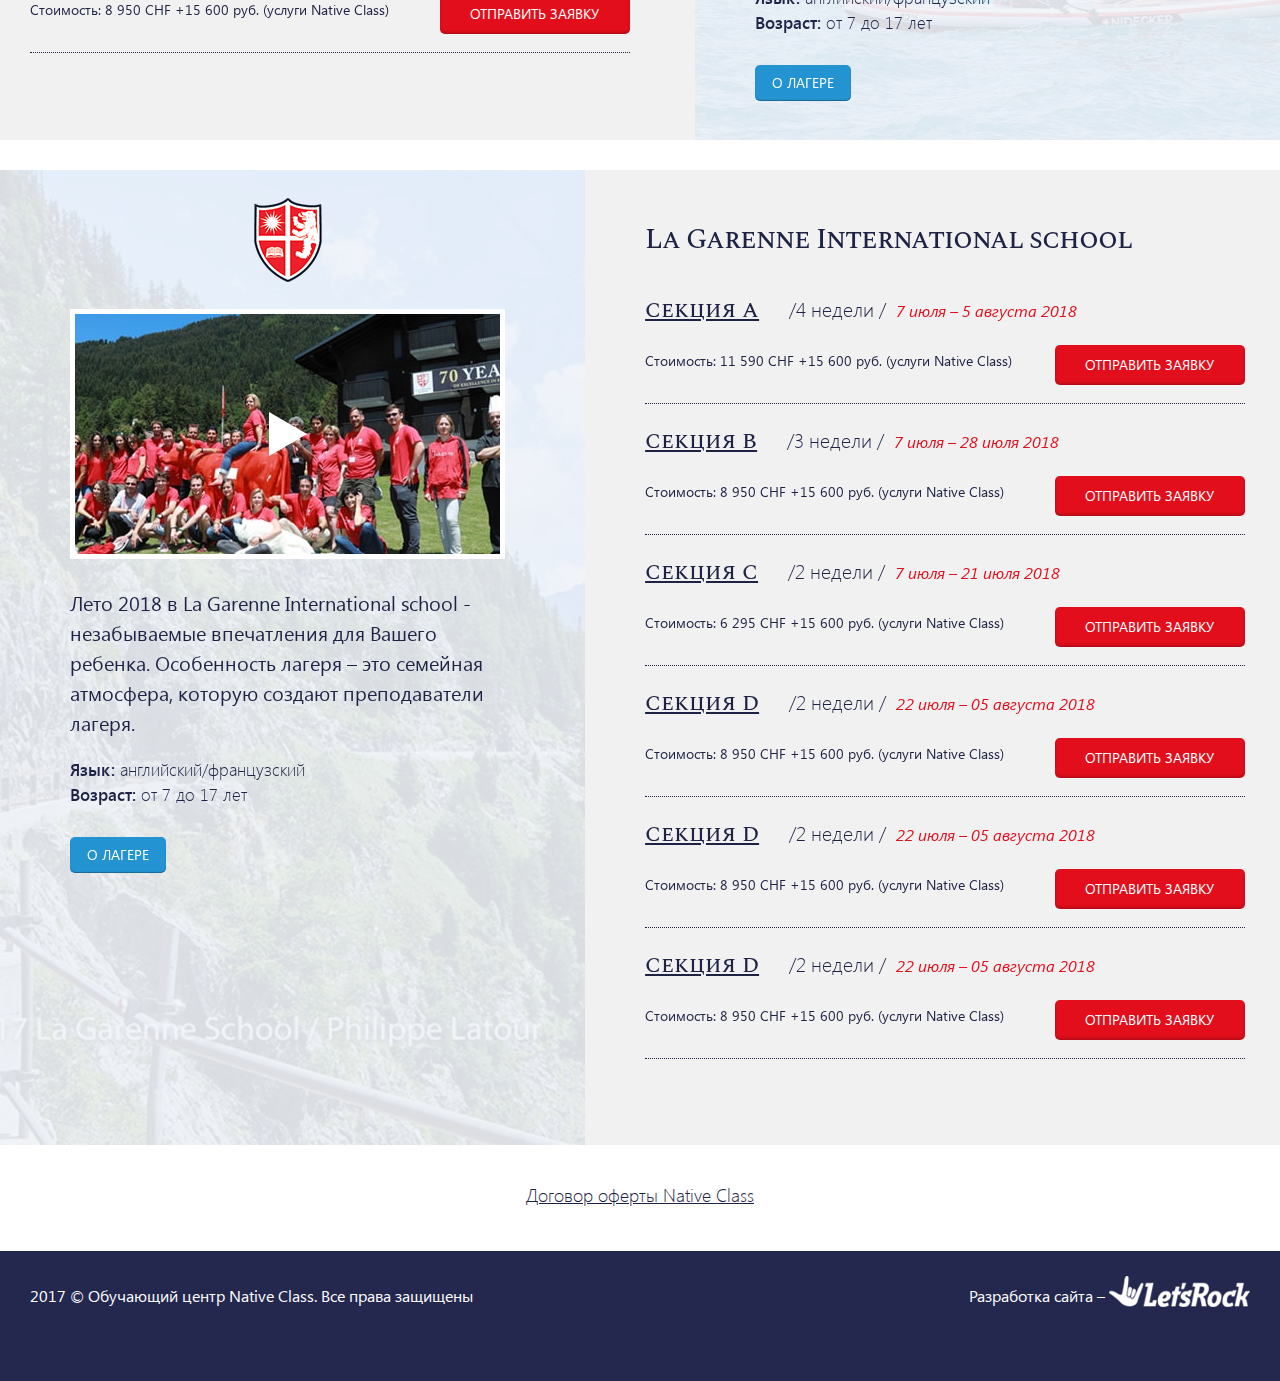
<file: camps.html>
﻿<!DOCTYPE html>
<html>
<head>
	<title>Native Class</title>
	<meta charset="utf-8">
	<meta name="viewport" content="width=device-width, user-scalable=yes">
	<!--<link href="./favicon.ico" rel="shortcut icon">-->
	<link href="./css/style.css" rel="stylesheet">
	<!--[if IE 8]>
		<script src="http://html5shiv.googlecode.com/svn/trunk/html5.js"></script>
	<![endif]-->
</head>
<body>
	<div class="wrapper">
		<header class="header">
			<div class="header__row">
				<span class="header--logo"></span>
				<span class="header--slogan">Летние каникулы<br> за рубежом</span>
				<a href="tel:+74957815476" class="header--phone">+ 7 (495) 781-5476</a>
				<ul class="header__social">
					<li><a href="#" class="vk-icon"></a></li>
					<li><a href="#" class="in-icon"></a></li>
				</ul>
			</div>
		</header>
		<div class="camps-welcome">
			<div class="camps-welcome__row">
				<div class="camps-welcome__item">
					<div class="camps-welcome__text">
						<h1>Летние каникулы<br> за рубежом</h1>
						<p>Каникулы лето 2018 – это яркая и незабываемая станица в жизни Вашего ребенка, которая позволяет ему:  совершить путешествие, получить возможность применить на практике иностранные языки, развить лидерские качества и таланты.</p>
					</div>
					<div class="camps-welcome__form">
						<p>Успей забронировать лучшую программу на лето до середины января 2018</p>
						<div class="form-e__item form-e__item_user">
							<input type="text" placeholder="Ваше имя *">
						</div>
						<div class="form-e__item form-e__item_phone">
							<input type="text" placeholder="Номер телефона *">
						</div>
						<div class="form-e__item form-e__item_email form-e__item_error">
							<input type="text" placeholder="Ваш e-mail *">
						</div>
						<span class="camps-welcome__agreement">Принимаю условия Согласия на обработку персональных данных</span>
						<button class="form-e--button">Отправить</button>
					</div>
				</div>
			</div>
			<img src="./pic/camps-bg.jpg" width="1925" height="800" class="img-cover" alt="">
		</div>
		<div class="camps">
			<div class="camps-nav">
				<div class="camps-nav__row">
					<ul>
						<li class="is-active"><a href="1"><span>Швейцария</span></a></li>
						<li><a href="2"><span>Великобритания</span></a></li>
						<li><a href="3"><span>Мальта</span></a></li>
						<span class="camps-nav--arrow"></span>
					</ul>
				</div>
			</div>
			<div class="camps__slider">
				<div class="camps__item">
					<div class="camps__group">
						<div class="camps__row">
							<div class="camps__about">
								<div class="camps__about--header" data-ratio="0.5747">
									<img src="./pic/gerb-1.png" width="86" height="86" class="camps__about--pic" alt="">
									<span class="camps__sections--title">College Alpin International Beau Soleil</span>
									<a href="#" class="camps__about--video scale">
										<img src="./pic/camp-video-1.jpg" width="425" height="240" class="img-cover" alt="">
									</a>
								</div>
								<p>Лето 2018 в Collège Alpin Beau Soleil – необыкновенное приключение для детей и подростков, которые приезжают в Швейцарию со всего мира.</p>
								<ul>
									<li><strong>Язык:</strong> английский/французский</li>
									<li><strong>Возраст:</strong> от 7 до 17 лет</li>
								</ul>
								<button class="camps__about--button" data-open="lesson-about">О лагере</button>
							</div>
							<div class="camps__sections">
								<span class="camps__sections--title">College Alpin International Beau Soleil</span>
								<ul class="camps__list">
									<li>
										<div class="camps__list--header">
											<span class="camps__list--name"><a href="#">Секция 1</a></span>
											<span class="camps__list--duration">/4 недели /</span>
											<span class="camps__list--date">7 июля – 5 августа 2018</span>
										</div>
										<div class="camps__list--text">
											<p>Стоимость: 11 590 CHF +15 600 руб. (услуги Native Class)</p>
											<button class="camps__list--more" data-open="free-lesson">Отправить заявку</button>
										</div>
									</li>
									<li>
										<div class="camps__list--header">
											<span class="camps__list--name"><a href="#">Секция 2</a></span>
											<span class="camps__list--duration">/3 недели /</span>
											<span class="camps__list--date">7 июля – 28 июля 2018</span>
										</div>
										<div class="camps__list--text">
											<p>Стоимость: 8 950 CHF +15 600 руб. (услуги Native Class)</p>
											<button class="camps__list--more">Отправить заявку</button>
										</div>
									</li>
									<li>
										<div class="camps__list--header">
											<span class="camps__list--name"><a href="#">Секция 3</a></span>
											<span class="camps__list--duration">/2 недели /</span>
											<span class="camps__list--date">7 июля – 21 июля 2018</span>
										</div>
										<div class="camps__list--text">
											<p>Стоимость: 6 295 CHF +15 600 руб. (услуги Native Class)</p>
											<button class="camps__list--more">Отправить заявку</button>
										</div>
									</li>
									<li>
										<div class="camps__list--header">
											<span class="camps__list--name"><a href="#">Секция 4</a></span>
											<span class="camps__list--duration">/2 недели /</span>
											<span class="camps__list--date">22 июля – 05 августа 2018</span>
										</div>
										<div class="camps__list--text">
											<p>Стоимость: 8 950 CHF +15 600 руб. (услуги Native Class)</p>
											<button class="camps__list--more">Отправить заявку</button>
										</div>
									</li>
								</ul>
							</div>
						</div>
						<div class="camps__group--bg">
							<img src="./pic/camps-group-1-bg.jpg" width="960" height="714" class="img-cover" alt="">
						</div>
					</div>
					<div class="camps__group">
						<div class="camps__row">
							<div class="camps__about">
								<div class="camps__about--header" data-ratio="0.5747">
									<img src="./pic/gerb-2.png" width="68" height="84" class="camps__about--pic" alt="">
									<span class="camps__sections--title">La Garenne International school</span>
									<a href="#" class="camps__about--video scale">
										<img src="./pic/camp-video-2.jpg" width="425" height="240" class="img-cover" alt="">
									</a>
								</div>
								<p>Лето 2018 в La Garenne International school  - незабываемые впечатления для Вашего ребенка. Особенность лагеря – это семейная атмосфера, которую создают преподаватели лагеря.</p>
								<ul>
									<li><strong>Язык:</strong> английский/французский</li>
									<li><strong>Возраст:</strong> от 7 до 17 лет</li>
								</ul>
								<button class="camps__about--button">О лагере</button>
							</div>
							<div class="camps__sections">
								<span class="camps__sections--title">La Garenne International school</span>
								<ul class="camps__list">
									<li>
										<div class="camps__list--header">
											<span class="camps__list--name"><a href="#">Секция A</a></span>
											<span class="camps__list--duration">/4 недели /</span>
											<span class="camps__list--date">7 июля – 5 августа 2018</span>
										</div>
										<div class="camps__list--text">
											<p>Стоимость: 11 590 CHF +15 600 руб. (услуги Native Class)</p>
											<button class="camps__list--more">Отправить заявку</button>
										</div>
									</li>
									<li>
										<div class="camps__list--header">
											<span class="camps__list--name"><a href="#">Секция B</a></span>
											<span class="camps__list--duration">/3 недели /</span>
											<span class="camps__list--date">7 июля – 28 июля 2018</span>
										</div>
										<div class="camps__list--text">
											<p>Стоимость: 8 950 CHF +15 600 руб. (услуги Native Class)</p>
											<button class="camps__list--more">Отправить заявку</button>
										</div>
									</li>
									<li>
										<div class="camps__list--header">
											<span class="camps__list--name"><a href="#">Секция C</a></span>
											<span class="camps__list--duration">/2 недели /</span>
											<span class="camps__list--date">7 июля – 21 июля 2018</span>
										</div>
										<div class="camps__list--text">
											<p>Стоимость: 6 295 CHF +15 600 руб. (услуги Native Class)</p>
											<button class="camps__list--more">Отправить заявку</button>
										</div>
									</li>
									<li>
										<div class="camps__list--header">
											<span class="camps__list--name"><a href="#">Секция D</a></span>
											<span class="camps__list--duration">/2 недели /</span>
											<span class="camps__list--date">22 июля – 05 августа 2018</span>
										</div>
										<div class="camps__list--text">
											<p>Стоимость: 8 950 CHF +15 600 руб. (услуги Native Class)</p>
											<button class="camps__list--more">Отправить заявку</button>
										</div>
									</li>
									<li>
										<div class="camps__list--header">
											<span class="camps__list--name"><a href="#">Секция D</a></span>
											<span class="camps__list--duration">/2 недели /</span>
											<span class="camps__list--date">22 июля – 05 августа 2018</span>
										</div>
										<div class="camps__list--text">
											<p>Стоимость: 8 950 CHF +15 600 руб. (услуги Native Class)</p>
											<button class="camps__list--more">Отправить заявку</button>
										</div>
									</li>
									<li>
										<div class="camps__list--header">
											<span class="camps__list--name"><a href="#">Секция D</a></span>
											<span class="camps__list--duration">/2 недели /</span>
											<span class="camps__list--date">22 июля – 05 августа 2018</span>
										</div>
										<div class="camps__list--text">
											<p>Стоимость: 8 950 CHF +15 600 руб. (услуги Native Class)</p>
											<button class="camps__list--more">Отправить заявку</button>
										</div>
									</li>
								</ul>
							</div>
						</div>
						<div class="camps__group--bg">
							<img src="./pic/camps-group-2-bg.jpg" width="960" height="714" class="img-cover" alt="">
						</div>
					</div>
				</div>
				<div class="camps__item">
					<div class="camps__group">
						<div class="camps__row">
							<div class="camps__about">
								<div class="camps__about--header" data-ratio="0.5747">
									<img src="./pic/gerb-1.png" width="86" height="86" class="camps__about--pic" alt="">
									<span class="camps__sections--title">College Alpin International Beau Soleil</span>
									<a href="#" class="camps__about--video scale">
										<img src="./pic/camp-video-1.jpg" width="425" height="240" class="img-cover" alt="">
									</a>
								</div>
								<p>Лето 2018 в Collège Alpin Beau Soleil – необыкновенное приключение для детей и подростков, которые приезжают в Швейцарию со всего мира.</p>
								<ul>
									<li><strong>Язык:</strong> английский/французский</li>
									<li><strong>Возраст:</strong> от 7 до 17 лет</li>
								</ul>
								<button class="camps__about--button">О лагере</button>
							</div>
							<div class="camps__sections">
								<span class="camps__sections--title">College Alpin International Beau Soleil</span>
								<ul class="camps__list">
									<li>
										<div class="camps__list--header">
											<span class="camps__list--name"><a href="#">Секция 1</a></span>
											<span class="camps__list--duration">/4 недели /</span>
											<span class="camps__list--date">7 июля – 5 августа 2018</span>
										</div>
										<div class="camps__list--text">
											<p>Стоимость: 11 590 CHF +15 600 руб. (услуги Native Class)</p>
											<button class="camps__list--more">Отправить заявку</button>
										</div>
									</li>
									<li>
										<div class="camps__list--header">
											<span class="camps__list--name"><a href="#">Секция 2</a></span>
											<span class="camps__list--duration">/3 недели /</span>
											<span class="camps__list--date">7 июля – 28 июля 2018</span>
										</div>
										<div class="camps__list--text">
											<p>Стоимость: 8 950 CHF +15 600 руб. (услуги Native Class)</p>
											<button class="camps__list--more">Отправить заявку</button>
										</div>
									</li>
									<li>
										<div class="camps__list--header">
											<span class="camps__list--name"><a href="#">Секция 3</a></span>
											<span class="camps__list--duration">/2 недели /</span>
											<span class="camps__list--date">7 июля – 21 июля 2018</span>
										</div>
										<div class="camps__list--text">
											<p>Стоимость: 6 295 CHF +15 600 руб. (услуги Native Class)</p>
											<button class="camps__list--more">Отправить заявку</button>
										</div>
									</li>
									<li>
										<div class="camps__list--header">
											<span class="camps__list--name"><a href="#">Секция 4</a></span>
											<span class="camps__list--duration">/2 недели /</span>
											<span class="camps__list--date">22 июля – 05 августа 2018</span>
										</div>
										<div class="camps__list--text">
											<p>Стоимость: 8 950 CHF +15 600 руб. (услуги Native Class)</p>
											<button class="camps__list--more">Отправить заявку</button>
										</div>
									</li>
								</ul>
							</div>
						</div>
						<div class="camps__group--bg">
							<img src="./pic/camps-group-1-bg.jpg" width="960" height="714" class="img-cover" alt="">
						</div>
					</div>
					<div class="camps__group">
						<div class="camps__row">
							<div class="camps__about">
								<div class="camps__about--header" data-ratio="0.5747">
									<img src="./pic/gerb-2.png" width="68" height="84" class="camps__about--pic" alt="">
									<span class="camps__sections--title">La Garenne International school</span>
									<a href="#" class="camps__about--video scale">
										<img src="./pic/camp-video-2.jpg" width="425" height="240" class="img-cover" alt="">
									</a>
								</div>
								<p>Лето 2018 в La Garenne International school  - незабываемые впечатления для Вашего ребенка. Особенность лагеря – это семейная атмосфера, которую создают преподаватели лагеря.</p>
								<ul>
									<li><strong>Язык:</strong> английский/французский</li>
									<li><strong>Возраст:</strong> от 7 до 17 лет</li>
								</ul>
								<button class="camps__about--button">О лагере</button>
							</div>
							<div class="camps__sections">
								<span class="camps__sections--title">La Garenne International school</span>
								<ul class="camps__list">
									<li>
										<div class="camps__list--header">
											<span class="camps__list--name"><a href="#">Секция A</a></span>
											<span class="camps__list--duration">/4 недели /</span>
											<span class="camps__list--date">7 июля – 5 августа 2018</span>
										</div>
										<div class="camps__list--text">
											<p>Стоимость: 11 590 CHF +15 600 руб. (услуги Native Class)</p>
											<button class="camps__list--more">Отправить заявку</button>
										</div>
									</li>
									<li>
										<div class="camps__list--header">
											<span class="camps__list--name"><a href="#">Секция B</a></span>
											<span class="camps__list--duration">/3 недели /</span>
											<span class="camps__list--date">7 июля – 28 июля 2018</span>
										</div>
										<div class="camps__list--text">
											<p>Стоимость: 8 950 CHF +15 600 руб. (услуги Native Class)</p>
											<button class="camps__list--more">Отправить заявку</button>
										</div>
									</li>
									<li>
										<div class="camps__list--header">
											<span class="camps__list--name"><a href="#">Секция C</a></span>
											<span class="camps__list--duration">/2 недели /</span>
											<span class="camps__list--date">7 июля – 21 июля 2018</span>
										</div>
										<div class="camps__list--text">
											<p>Стоимость: 6 295 CHF +15 600 руб. (услуги Native Class)</p>
											<button class="camps__list--more">Отправить заявку</button>
										</div>
									</li>
									<li>
										<div class="camps__list--header">
											<span class="camps__list--name"><a href="#">Секция D</a></span>
											<span class="camps__list--duration">/2 недели /</span>
											<span class="camps__list--date">22 июля – 05 августа 2018</span>
										</div>
										<div class="camps__list--text">
											<p>Стоимость: 8 950 CHF +15 600 руб. (услуги Native Class)</p>
											<button class="camps__list--more">Отправить заявку</button>
										</div>
									</li>
									<li>
										<div class="camps__list--header">
											<span class="camps__list--name"><a href="#">Секция D</a></span>
											<span class="camps__list--duration">/2 недели /</span>
											<span class="camps__list--date">22 июля – 05 августа 2018</span>
										</div>
										<div class="camps__list--text">
											<p>Стоимость: 8 950 CHF +15 600 руб. (услуги Native Class)</p>
											<button class="camps__list--more">Отправить заявку</button>
										</div>
									</li>
									<li>
										<div class="camps__list--header">
											<span class="camps__list--name"><a href="#">Секция D</a></span>
											<span class="camps__list--duration">/2 недели /</span>
											<span class="camps__list--date">22 июля – 05 августа 2018</span>
										</div>
										<div class="camps__list--text">
											<p>Стоимость: 8 950 CHF +15 600 руб. (услуги Native Class)</p>
											<button class="camps__list--more">Отправить заявку</button>
										</div>
									</li>
								</ul>
							</div>
						</div>
						<div class="camps__group--bg">
							<img src="./pic/camps-group-2-bg.jpg" width="960" height="714" class="img-cover" alt="">
						</div>
					</div>
				</div>
				<div class="camps__item">
					<div class="camps__group">
						<div class="camps__row">
							<div class="camps__about">
								<div class="camps__about--header" data-ratio="0.5747">
									<img src="./pic/gerb-1.png" width="86" height="86" class="camps__about--pic" alt="">
									<span class="camps__sections--title">College Alpin International Beau Soleil</span>
									<a href="#" class="camps__about--video scale">
										<img src="./pic/camp-video-1.jpg" width="425" height="240" class="img-cover" alt="">
									</a>
								</div>
								<p>Лето 2018 в Collège Alpin Beau Soleil – необыкновенное приключение для детей и подростков, которые приезжают в Швейцарию со всего мира.</p>
								<ul>
									<li><strong>Язык:</strong> английский/французский</li>
									<li><strong>Возраст:</strong> от 7 до 17 лет</li>
								</ul>
								<button class="camps__about--button">О лагере</button>
							</div>
							<div class="camps__sections">
								<span class="camps__sections--title">College Alpin International Beau Soleil</span>
								<ul class="camps__list">
									<li>
										<div class="camps__list--header">
											<span class="camps__list--name"><a href="#">Секция 1</a></span>
											<span class="camps__list--duration">/4 недели /</span>
											<span class="camps__list--date">7 июля – 5 августа 2018</span>
										</div>
										<div class="camps__list--text">
											<p>Стоимость: 11 590 CHF +15 600 руб. (услуги Native Class)</p>
											<button class="camps__list--more">Отправить заявку</button>
										</div>
									</li>
									<li>
										<div class="camps__list--header">
											<span class="camps__list--name"><a href="#">Секция 2</a></span>
											<span class="camps__list--duration">/3 недели /</span>
											<span class="camps__list--date">7 июля – 28 июля 2018</span>
										</div>
										<div class="camps__list--text">
											<p>Стоимость: 8 950 CHF +15 600 руб. (услуги Native Class)</p>
											<button class="camps__list--more">Отправить заявку</button>
										</div>
									</li>
									<li>
										<div class="camps__list--header">
											<span class="camps__list--name"><a href="#">Секция 3</a></span>
											<span class="camps__list--duration">/2 недели /</span>
											<span class="camps__list--date">7 июля – 21 июля 2018</span>
										</div>
										<div class="camps__list--text">
											<p>Стоимость: 6 295 CHF +15 600 руб. (услуги Native Class)</p>
											<button class="camps__list--more">Отправить заявку</button>
										</div>
									</li>
									<li>
										<div class="camps__list--header">
											<span class="camps__list--name"><a href="#">Секция 4</a></span>
											<span class="camps__list--duration">/2 недели /</span>
											<span class="camps__list--date">22 июля – 05 августа 2018</span>
										</div>
										<div class="camps__list--text">
											<p>Стоимость: 8 950 CHF +15 600 руб. (услуги Native Class)</p>
											<button class="camps__list--more">Отправить заявку</button>
										</div>
									</li>
								</ul>
							</div>
						</div>
						<div class="camps__group--bg">
							<img src="./pic/camps-group-1-bg.jpg" width="960" height="714" class="img-cover" alt="">
						</div>
					</div>
					<div class="camps__group">
						<div class="camps__row">
							<div class="camps__about">
								<div class="camps__about--header" data-ratio="0.5747">
									<img src="./pic/gerb-2.png" width="68" height="84" class="camps__about--pic" alt="">
									<span class="camps__sections--title">La Garenne International school</span>
									<a href="#" class="camps__about--video scale">
										<img src="./pic/camp-video-2.jpg" width="425" height="240" class="img-cover" alt="">
									</a>
								</div>
								<p>Лето 2018 в La Garenne International school  - незабываемые впечатления для Вашего ребенка. Особенность лагеря – это семейная атмосфера, которую создают преподаватели лагеря.</p>
								<ul>
									<li><strong>Язык:</strong> английский/французский</li>
									<li><strong>Возраст:</strong> от 7 до 17 лет</li>
								</ul>
								<button class="camps__about--button">О лагере</button>
							</div>
							<div class="camps__sections">
								<span class="camps__sections--title">La Garenne International school</span>
								<ul class="camps__list">
									<li>
										<div class="camps__list--header">
											<span class="camps__list--name"><a href="#">Секция A</a></span>
											<span class="camps__list--duration">/4 недели /</span>
											<span class="camps__list--date">7 июля – 5 августа 2018</span>
										</div>
										<div class="camps__list--text">
											<p>Стоимость: 11 590 CHF +15 600 руб. (услуги Native Class)</p>
											<button class="camps__list--more">Отправить заявку</button>
										</div>
									</li>
									<li>
										<div class="camps__list--header">
											<span class="camps__list--name"><a href="#">Секция B</a></span>
											<span class="camps__list--duration">/3 недели /</span>
											<span class="camps__list--date">7 июля – 28 июля 2018</span>
										</div>
										<div class="camps__list--text">
											<p>Стоимость: 8 950 CHF +15 600 руб. (услуги Native Class)</p>
											<button class="camps__list--more">Отправить заявку</button>
										</div>
									</li>
									<li>
										<div class="camps__list--header">
											<span class="camps__list--name"><a href="#">Секция C</a></span>
											<span class="camps__list--duration">/2 недели /</span>
											<span class="camps__list--date">7 июля – 21 июля 2018</span>
										</div>
										<div class="camps__list--text">
											<p>Стоимость: 6 295 CHF +15 600 руб. (услуги Native Class)</p>
											<button class="camps__list--more">Отправить заявку</button>
										</div>
									</li>
									<li>
										<div class="camps__list--header">
											<span class="camps__list--name"><a href="#">Секция D</a></span>
											<span class="camps__list--duration">/2 недели /</span>
											<span class="camps__list--date">22 июля – 05 августа 2018</span>
										</div>
										<div class="camps__list--text">
											<p>Стоимость: 8 950 CHF +15 600 руб. (услуги Native Class)</p>
											<button class="camps__list--more">Отправить заявку</button>
										</div>
									</li>
									<li>
										<div class="camps__list--header">
											<span class="camps__list--name"><a href="#">Секция D</a></span>
											<span class="camps__list--duration">/2 недели /</span>
											<span class="camps__list--date">22 июля – 05 августа 2018</span>
										</div>
										<div class="camps__list--text">
											<p>Стоимость: 8 950 CHF +15 600 руб. (услуги Native Class)</p>
											<button class="camps__list--more">Отправить заявку</button>
										</div>
									</li>
									<li>
										<div class="camps__list--header">
											<span class="camps__list--name"><a href="#">Секция D</a></span>
											<span class="camps__list--duration">/2 недели /</span>
											<span class="camps__list--date">22 июля – 05 августа 2018</span>
										</div>
										<div class="camps__list--text">
											<p>Стоимость: 8 950 CHF +15 600 руб. (услуги Native Class)</p>
											<button class="camps__list--more">Отправить заявку</button>
										</div>
									</li>
								</ul>
							</div>
						</div>
						<div class="camps__group--bg">
							<img src="./pic/camps-group-2-bg.jpg" width="960" height="714" class="img-cover" alt="">
						</div>
					</div>
				</div>
			</div>
		</div>
		<div class="contract--link">
			<a href="#" data-open="agreement">Договор оферты Native Class</a>
		</div>
		<div class="footer-clear"></div>
	</div>
	<footer class="footer">
		<div class="footer__row">
			<span class="footer--copy">2017 © Обучающий центр Native Class. Все права защищены</span>
			<span class="footer--author">Разработка сайта – <img src="./img/letsrock-logo.png" width="141" height="31" alt=""></span>
		</div>
	</footer>
	<div class="fade-bg"></div>
	<div class="modal modal_form" data-target="free-lesson">
		<span class="modal--close"></span>
		<span class="modal_form--title">Бесплатный урок</span>
		<div class="form-e_modal">
			<div class="form-e__item form-e__item_user">
				<input type="text" placeholder="Ваше имя *">
			</div>
			<div class="form-e__item form-e__item_phone form-e__item_error">
				<input type="text" placeholder="Номер телефона *">
				<span class="message"><i>Введите номер телефона</i></span>
			</div>
			<div class="form-e__item form-e__item_email">
				<input type="text" placeholder="Ваш e-mail *">
			</div>
			<div class="form-e__agreement">
				<input type="checkbox" checked>
				Принимаю условия <a href="#" class="agreement-drop">Согласия на обработку персональных данных</a>
			</div>
			<div class="agreement-info">
				<p>Согласие на обработку персональных данных</p>
				<p>Настоящим в соответствии с Федеральным законом № 152-ФЗ «О персональных данных» от 27.07.2006 года свободно, своей волей и в своем интересе выражаю свое безусловное согласие на обработку моих персональных данных ООО "Краун Кидс", зарегистрированным в соответствии с законодательством РФ по адресу:<br>
				107497, город Москва, улица Монтажная, дом 9, строение 1, комната 12 (далее по тексту - Оператор).<br>
				Персональные данные - любая информация, относящаяся к определенному или определяемому на основании такой информации физическому лицу.</p>
				<p>Настоящее Согласие выдано мною на обработку следующих персональных данных:</p>
				<p>Согласие дано Оператору для совершения следующих действий с моими персональными данными с использованием средств автоматизации и/или без использования таких средств: сбор, систематизация, накопление, хранение, уточнение (обновление, изменение), использование, обезличивание, а также осуществление любых иных действий, предусмотренных действующим законодательством РФ как неавтоматизированными, так и автоматизированными способами.</p>
				<p>Данное согласие дается Оператору для обработки моих персональных данных в следующих целях:<br>
				- предоставление мне услуг/работ;<br>
				- направление в мой адрес уведомлений, касающихся предоставляемых услуг/работ;<br>
				- подготовка и направление ответов на мои запросы;<br>
				- направление в мой адрес информации, в том числе рекламной, о мероприятиях/товарах/услугах/работах Оператора.</p>
				<p>Настоящее согласие действует до момента его отзыва путем направления соответствующего уведомления на электронный адрес info@nativeclass.ru. В случае отзыва мною согласия на обработку персональных данных Оператор вправе продолжить обработку персональных данных без моего согласия при наличии оснований, указанных в пунктах 2 – 11 части 1 статьи 6, части 2 статьи 10 и части 2 статьи 11 Федерального закона №152-ФЗ «О персональных данных» от 27.06.2006 г.</p>
			</div>
			<button class="form-e--button">Попробовать</button>
		</div>
	</div>
	<div class="modal modal_programm" data-target="lesson-about">
		<span class="modal--close"></span>
		<span class="modal_programm--title"><span>Программа обучения</span> Little Stars I</span>
		<div class="modal_programm__content">
			<h5><strong>Количество уроков:</strong> 72</h5>
			<h5><strong>Возраст ученика:</strong> 3-4 года</h5>
			<h5><strong>Навыки уровня:</strong></h5>
			<p>Знают основные цвета, основные фразы приветствия и прощания, могут спеть 2 песни на английском языке, знают местоимения</p>
			<h5><strong>Словарный запас на выходе:</strong> 40 слов</h5>
		</div>
	</div>
	<div class="modal modal_programm" data-target="agreement">
		<span class="modal--close"></span>
		<span class="modal_programm--title">Согласие на обработку персональных данных</span>
		<div class="modal_programm__content">
			<div class="modal_programm__text">
				<p>Согласие на обработку персональных данных</p>
				<p>Настоящим в соответствии с Федеральным законом № 152-ФЗ «О персональных данных» от 27.07.2006 года свободно, своей волей и в своем интересе выражаю свое безусловное согласие на обработку моих персональных данных ООО "Краун Кидс", зарегистрированным в соответствии с законодательством РФ по адресу:<br>
				107497, город Москва, улица Монтажная, дом 9, строение 1, комната 12 (далее по тексту - Оператор).<br>
				Персональные данные - любая информация, относящаяся к определенному или определяемому на основании такой информации физическому лицу.</p>
				<p>Настоящее Согласие выдано мною на обработку следующих персональных данных:</p>
				<p>Согласие дано Оператору для совершения следующих действий с моими персональными данными с использованием средств автоматизации и/или без использования таких средств: сбор, систематизация, накопление, хранение, уточнение (обновление, изменение), использование, обезличивание, а также осуществление любых иных действий, предусмотренных действующим законодательством РФ как неавтоматизированными, так и автоматизированными способами.</p>
				<p>Данное согласие дается Оператору для обработки моих персональных данных в следующих целях:<br>
				- предоставление мне услуг/работ;<br>
				- направление в мой адрес уведомлений, касающихся предоставляемых услуг/работ;<br>
				- подготовка и направление ответов на мои запросы;<br>
				- направление в мой адрес информации, в том числе рекламной, о мероприятиях/товарах/услугах/работах Оператора.</p>
				<p>Настоящее согласие действует до момента его отзыва путем направления соответствующего уведомления на электронный адрес info@nativeclass.ru. В случае отзыва мною согласия на обработку персональных данных Оператор вправе продолжить обработку персональных данных без моего согласия при наличии оснований, указанных в пунктах 2 – 11 части 1 статьи 6, части 2 статьи 10 и части 2 статьи 11 Федерального закона №152-ФЗ «О персональных данных» от 27.06.2006 г.</p>
			</div>
		</div>
	</div>
	<div class="navigator">
		<div class="navigator__row">
			<ul>
				<li class="is-active" data="1"><span>Швейцария</span><i></i></li>
				<li data="2"><span>Великобритания</span><i></i></li>
				<li data="3"><span>Мальта</span><i></i></li>
			</ul>
		</div>
		<div class="bg"></div>
	</div>
	<script src="./js/libs.js"></script>
	<script src="./js/scripts.js"></script>
</body>
</html>
</file>
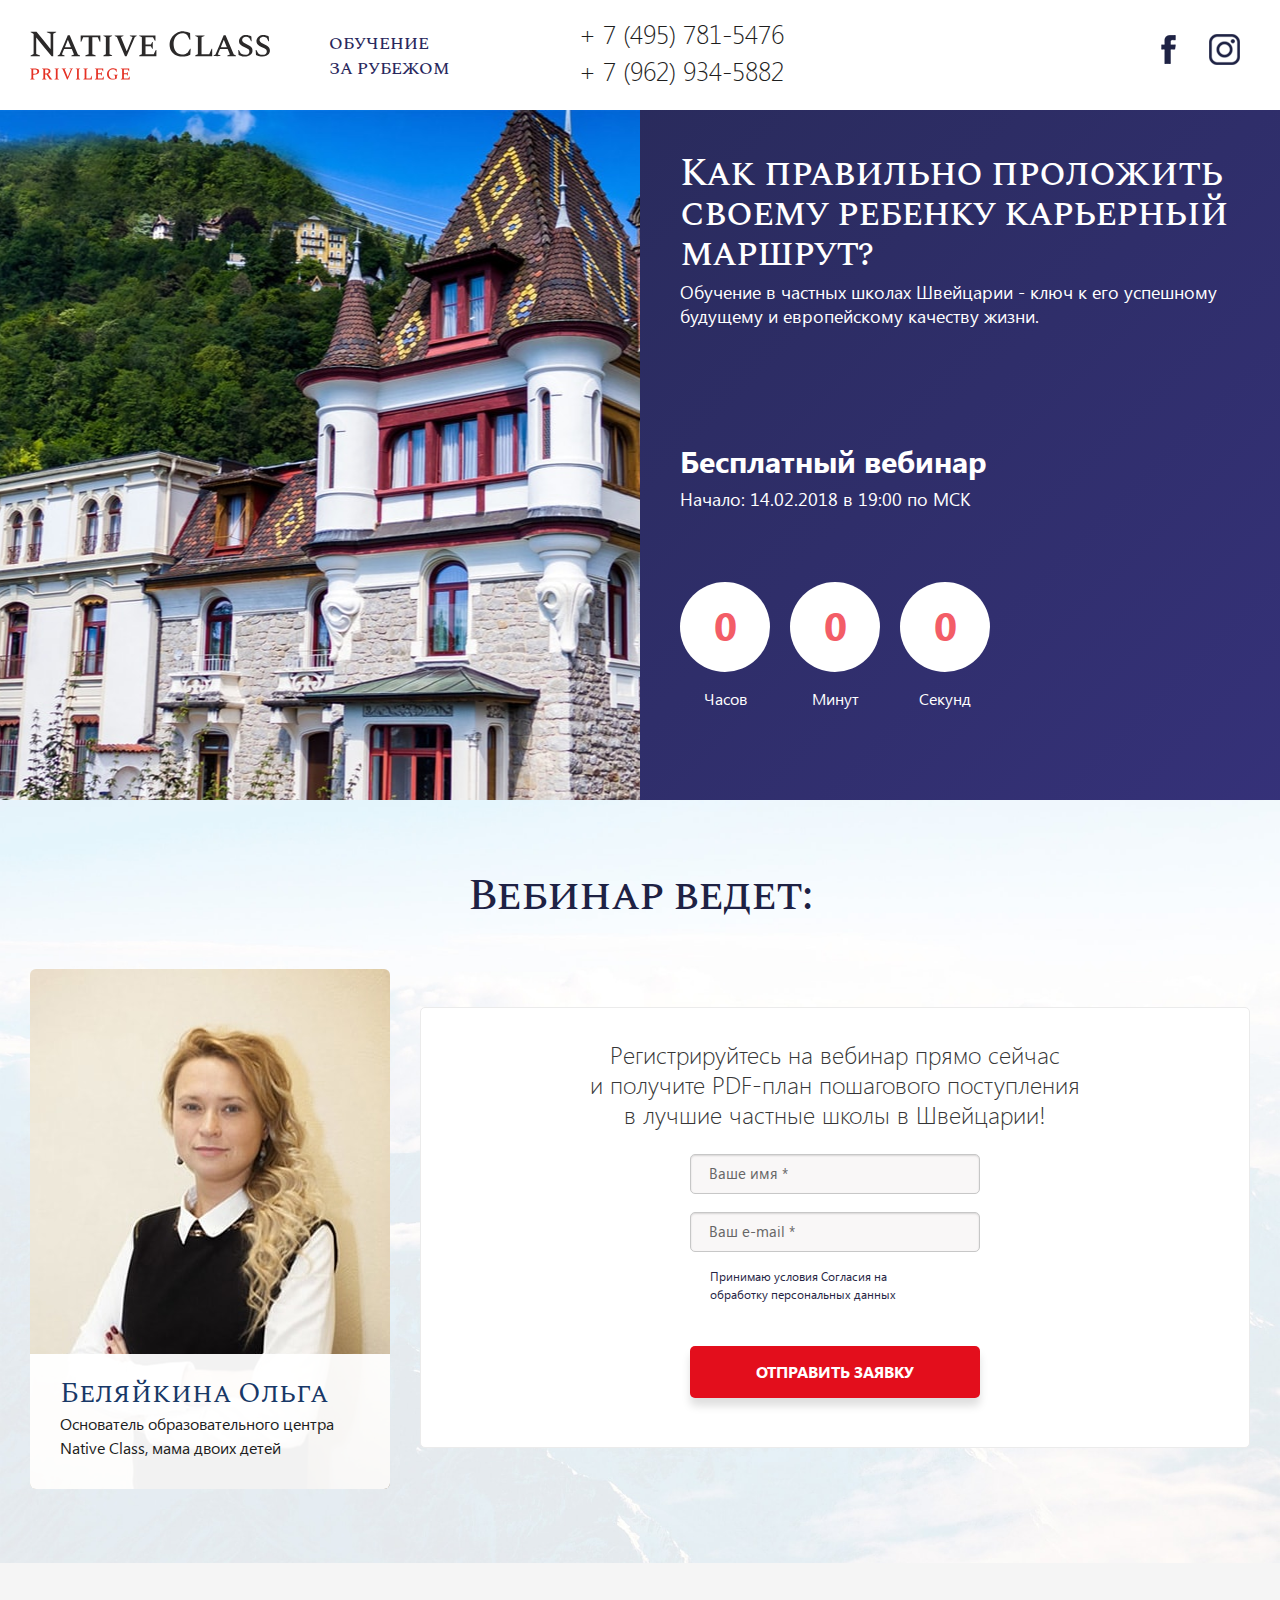
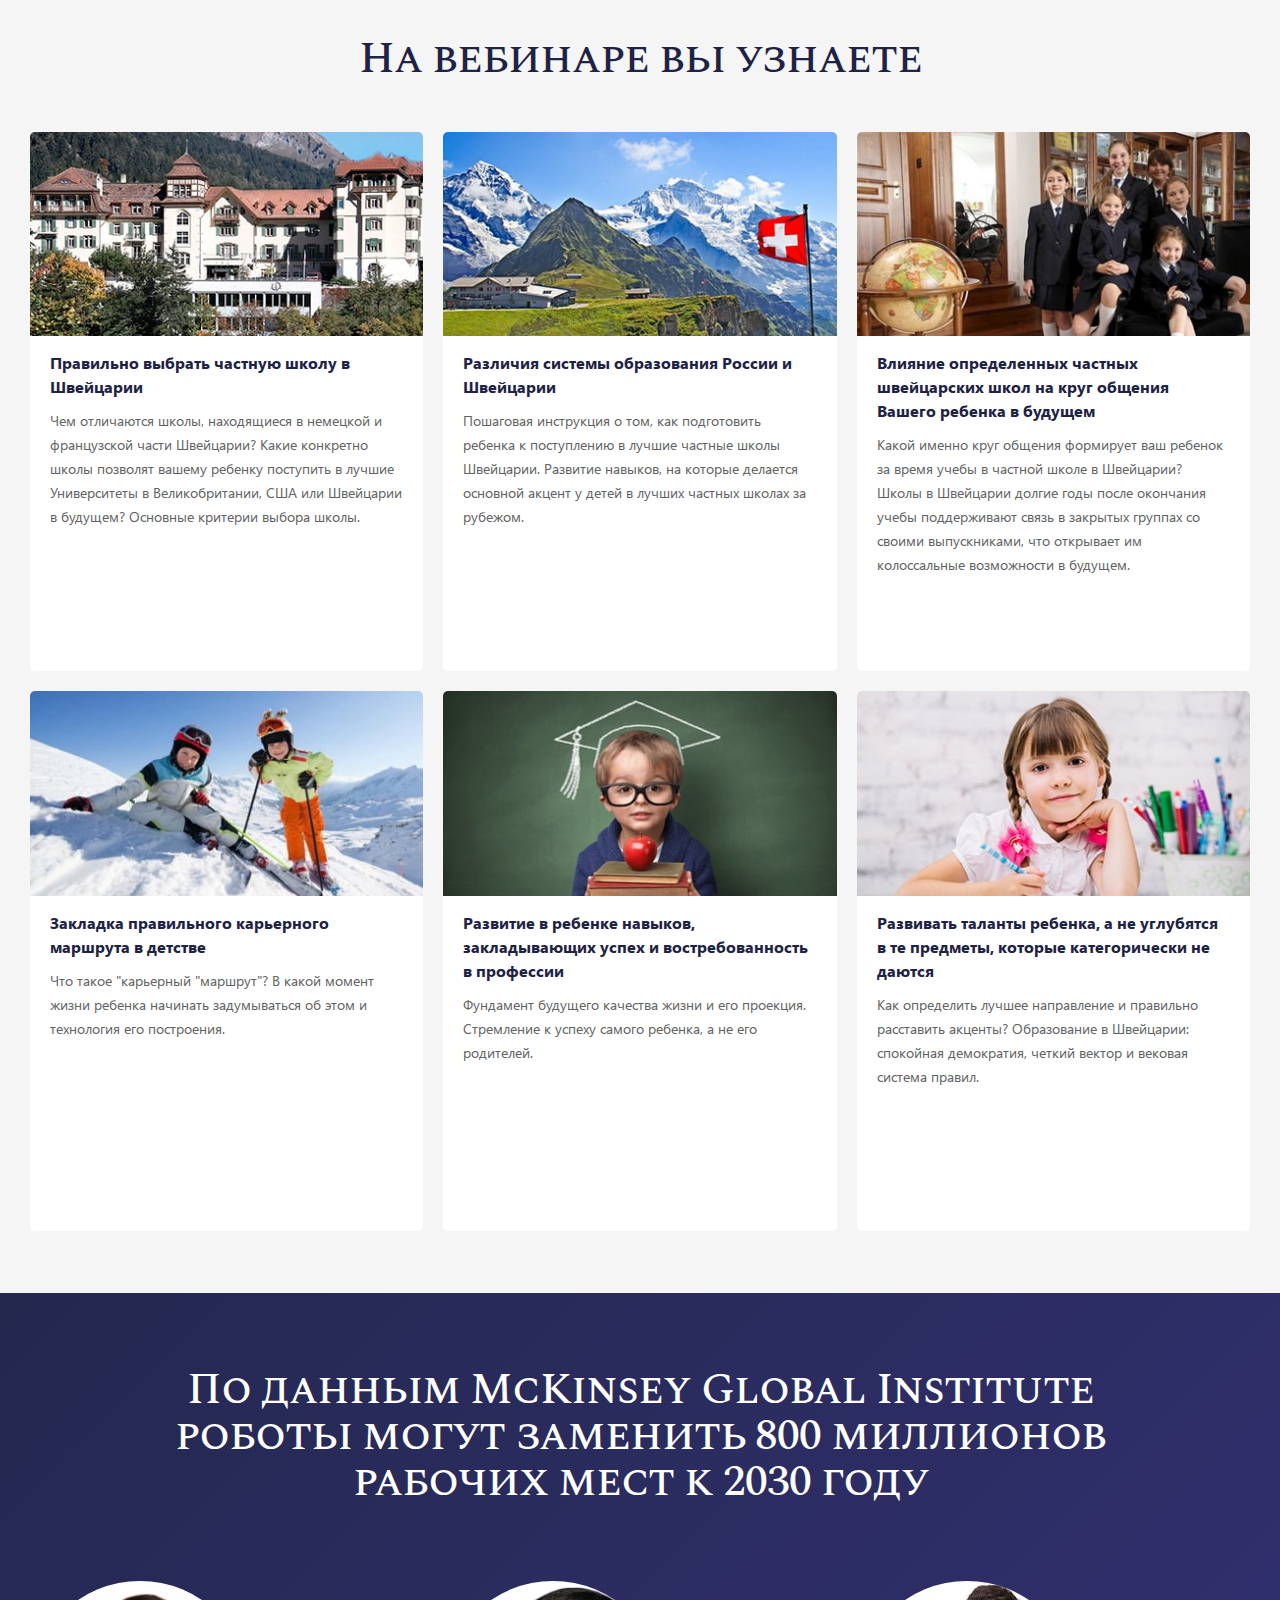
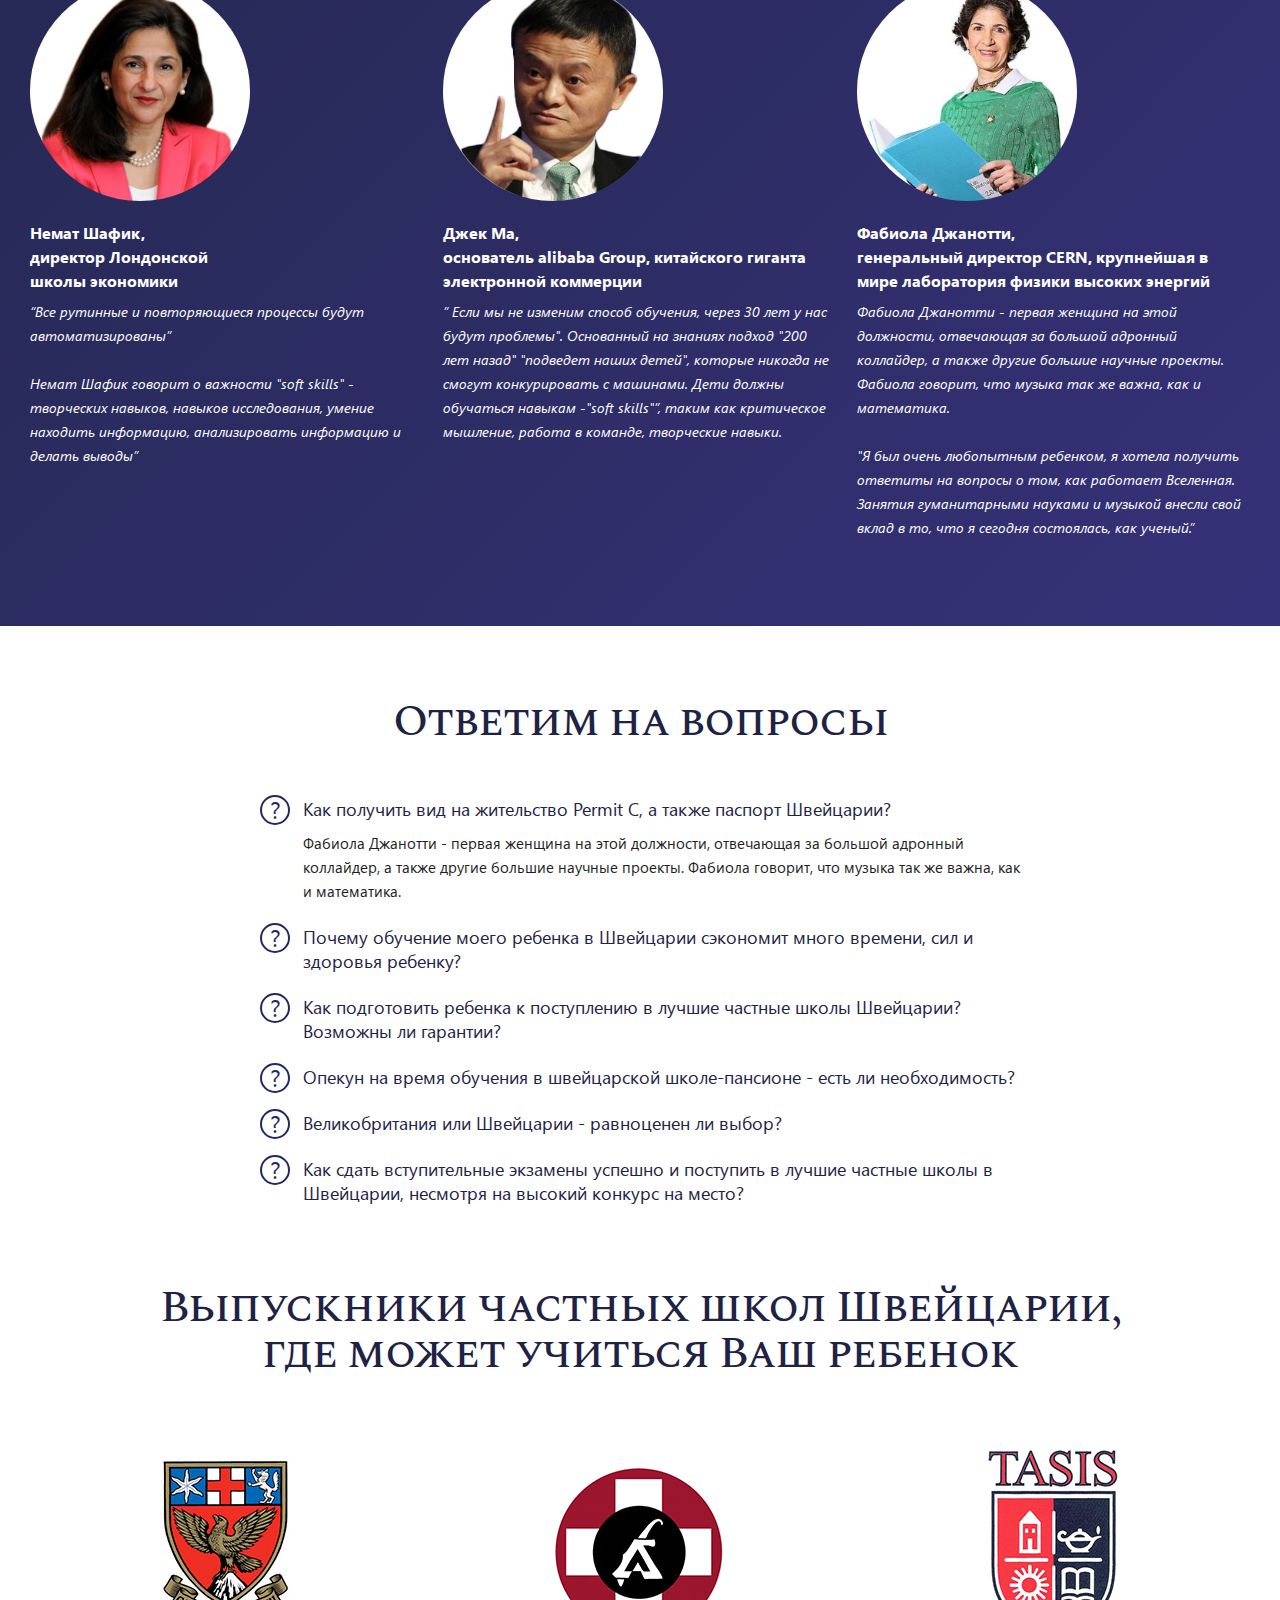
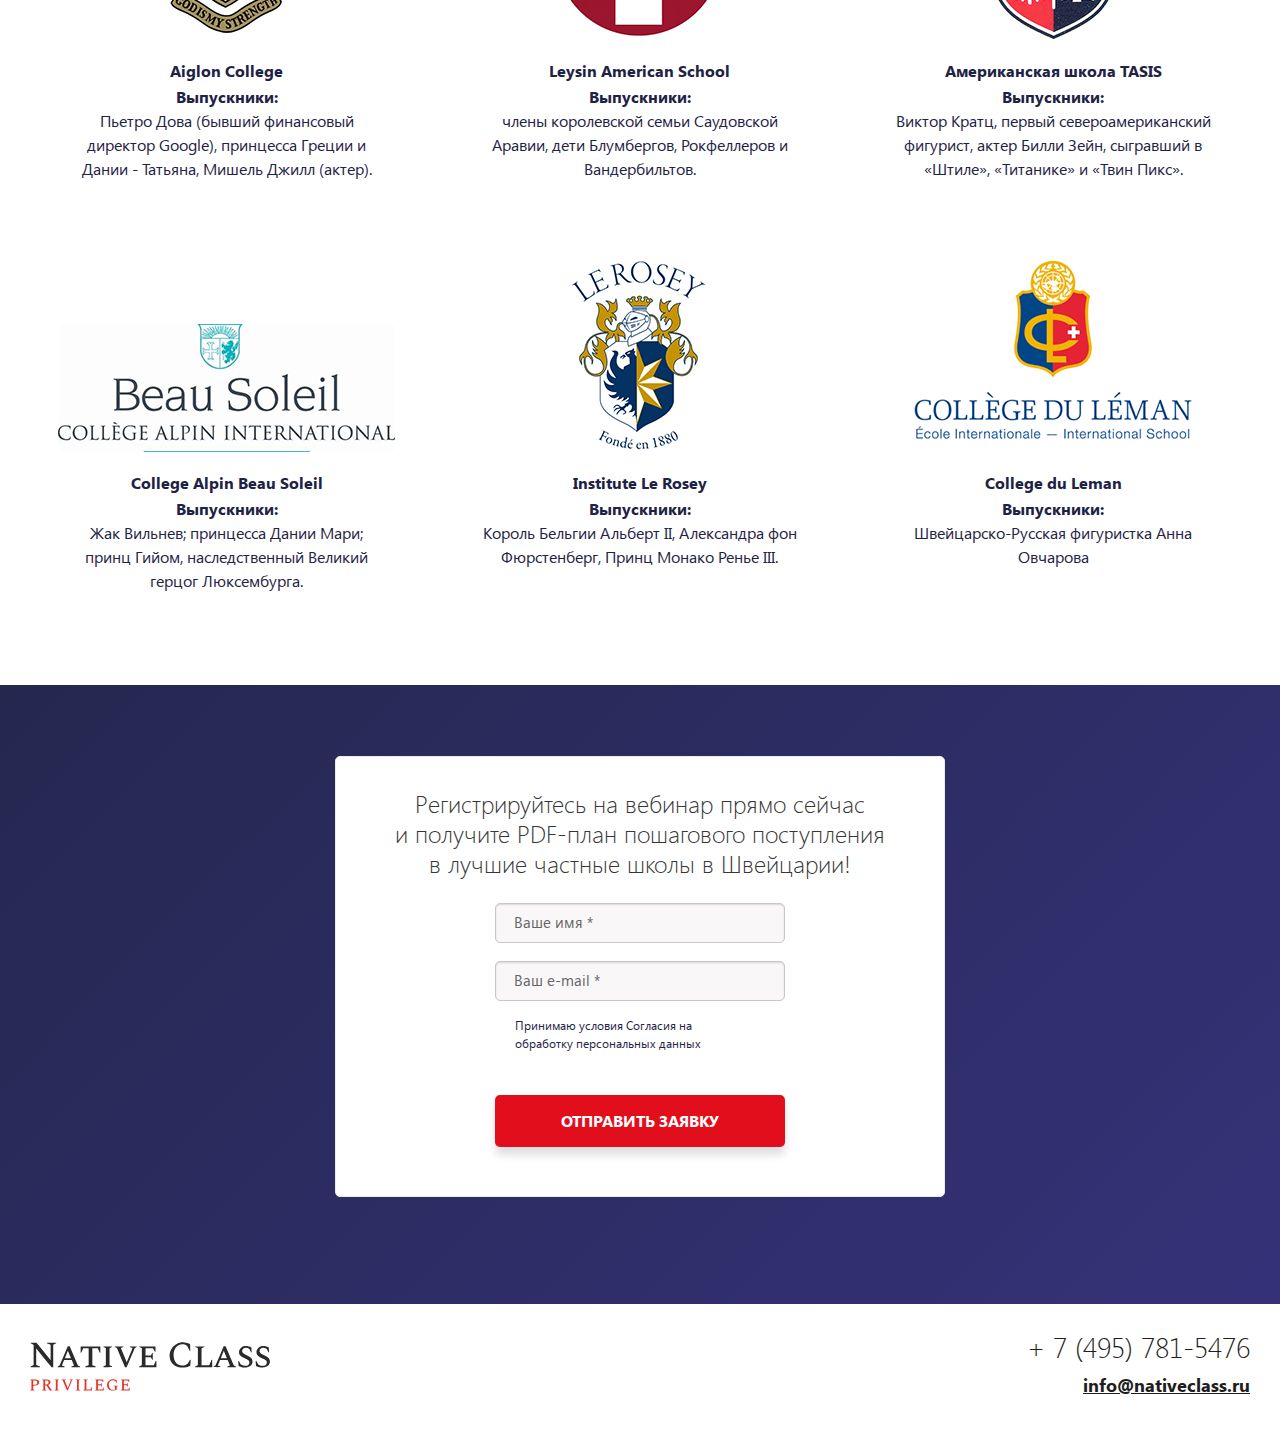
<file: webinar.html>
﻿<!DOCTYPE html>
<html>
<head>
	<title>Native Class</title>
	<meta charset="utf-8">
	<meta name="viewport" content="width=device-width, user-scalable=yes">
	<!--<link href="./favicon.ico" rel="shortcut icon">-->
	<link href="./css/style.css" rel="stylesheet">
	<!--[if IE 8]>
		<script src="http://html5shiv.googlecode.com/svn/trunk/html5.js"></script>
	<![endif]-->
</head>
<body>
	<div class="wrapper">
		<header class="header">
			<div class="header__row">
				<span class="header--logo"></span>
				<span class="header--slogan_wn">Обучение<br> за рубежом</span>
				<div class="header--phones_wn">
					<a href="tel:+74957815476">+ 7 (495) 781-5476</a>
					<a href="tel:+79629345882">+ 7 (962) 934-5882</a>
				</div>
				<ul class="header__social">
					<li><a href="#" class="fb-icon"></a></li>
					<li><a href="#" class="in-icon"></a></li>
				</ul>
			</div>
		</header>
		<div class="welcome-wn">
			<div class="welcome-wn__row">
				<div class="welcome-wn__content">
					<div class="welcome-wn__text">
						<span class="welcome-wn--title">Как правильно проложить своему ребенку карьерный маршрут?</span>
						<p>Обучение в частных школах Швейцарии - ключ к его успешному будущему и европейскому качеству жизни.</p>
					</div>
					<div class="welcome-wn__free">
						<span class="welcome-wn--subtitle">Бесплатный вебинар</span>
						<p>Начало: 14.02.2018 в 19:00 по МСК</p>
					</div>
					<div class="welcome-wn__counter">
						<div class="welcome-wn__counter--item">
							<span class="welcome-wn__counter--num">28</span>
							<p>Дней</p>
						</div>
						<div class="welcome-wn__counter--item">
							<span class="welcome-wn__counter--num">11</span>
							<p>Часов</p>
						</div>
						<div class="welcome-wn__counter--item">
							<span class="welcome-wn__counter--num">48</span>
							<p>Минут</p>
						</div>
						<div class="welcome-wn__counter--item">
							<span class="welcome-wn__counter--num">52</span>
							<p>Секунд</p>
						</div>
					</div>
				</div>
			</div>
			<div class="welcome-wn--bg">
				<img src="./pic/welcome-wn.jpg" width="969" height="690" class="img-cover" alt="">
			</div>
		</div>
		<div class="leading-wn">
			<span class="leading-wn--title">Вебинар ведет:</span>
			<div class="leading-wn__row">
				<div class="leading-wn__teacher">
					<div class="item-teacher scale">
						<div class="item-teacher__content">
							<div class="item-teacher__header">
								<span class="item-teacher--title">Беляйкина Ольга</span>
								<p>Основатель образовательного центра Native Class, мама двоих детей</p>
							</div>
							<div class="item-teacher__more">
								<span class="item-teacher--subtitle">Образование</span>
								<ul>
									<li>Высшее  образование Seattle Pacific University,  присвоена квалификация специалиста по гуманитарным наукам, 1989</li>
									<li>Высшее образование University of Wisconsin,  присвоена квалификация  специалиста по развитию навыков чтения,  1994</li>
									<li>Сертификат TEFL (сертификат, дающий право преподавания английского языка как иностранного),  2016</li>
								</ul>
							</div>
						</div>
						<img src="./pic/teacher-wn-1.jpg" width="360" height="520" class="img-cover" alt="">
					</div>
				</div>
				<div class="form-wn">
					<span class="form-wn--title">Регистрируйтесь на вебинар прямо сейчас<br> и получите PDF-план пошагового поступления<br> в лучшие частные школы в Швейцарии!</span>
					<div class="form-wn__item">
						<input type="text" placeholder="Ваше имя *">
					</div>
					<div class="form-wn__item">
						<input type="text" placeholder="Ваш e-mail *">
					</div>
					<span class="form-wn--agreement">Принимаю условия Согласия на<br> обработку персональных данных</span>
					<button class="form-wn--button">Отправить заявку</button>
				</div>
			</div>
			<img src="./pic/leading-wn.jpg" width="1920" height="1270" class="img-cover" alt="">
		</div>
		<div class="themes-wn">
			<div class="themes-wn__row">
				<span class="themes-wn--title">На вебинаре вы узнаете</span>
				<div class="themes-wn__grid" data-ratio="0.52">
					<div class="themes-wn__item">
						<div class="item-theme-wn">
							<div class="item-theme-wn--pic scale">
								<img src="./pic/theme-wn-1.jpg" width="400" height="208" class="img-cover" alt="">
							</div>
							<div class="item-theme-wn__content">
								<span class="item-theme-wn--title">Правильно выбрать частную школу в Швейцарии</span>
								<p>Чем отличаются школы, находящиеся в немецкой и французской части Швейцарии? Какие конкретно школы позволят вашему ребенку поступить в лучшие Университеты в Великобритании, США или Швейцарии в будущем?  Основные критерии выбора школы.</p>
							</div>
						</div>
					</div>
					<div class="themes-wn__item">
						<div class="item-theme-wn">
							<div class="item-theme-wn--pic scale">
								<img src="./pic/theme-wn-2.jpg" width="400" height="208" class="img-cover" alt="">
							</div>
							<div class="item-theme-wn__content">
								<span class="item-theme-wn--title">Различия системы образования России и Швейцарии</span>
								<p>Пошаговая инструкция о том, как подготовить ребенка к поступлению в лучшие частные школы Швейцарии. Развитие навыков, на которые  делается основной акцент у детей в лучших частных школах за рубежом.</p>
							</div>
						</div>
					</div>
					<div class="themes-wn__item">
						<div class="item-theme-wn">
							<div class="item-theme-wn--pic scale">
								<img src="./pic/theme-wn-3.jpg" width="400" height="208" class="img-cover" alt="">
							</div>
							<div class="item-theme-wn__content">
								<span class="item-theme-wn--title">Влияние определенных частных швейцарских школ на круг общения Вашего ребенка в будущем</span>
								<p>Какой именно круг общения формирует ваш ребенок за время учебы в частной школе в Швейцарии? Школы в Швейцарии долгие годы после окончания учебы поддерживают связь в закрытых группах со своими выпускниками,  что открывает им колоссальные возможности в будущем.</p>
							</div>
						</div>
					</div>
					<div class="themes-wn__item">
						<div class="item-theme-wn">
							<div class="item-theme-wn--pic scale">
								<img src="./pic/theme-wn-4.jpg" width="400" height="208" class="img-cover" alt="">
							</div>
							<div class="item-theme-wn__content">
								<span class="item-theme-wn--title">Закладка правильного карьерного маршрута в детстве</span>
								<p>Что такое "карьерный "маршрут"? В какой момент жизни ребенка начинать задумываться об этом и технология его построения.</p>
							</div>
						</div>
					</div>
					<div class="themes-wn__item">
						<div class="item-theme-wn">
							<div class="item-theme-wn--pic scale">
								<img src="./pic/theme-wn-5.jpg" width="400" height="208" class="img-cover" alt="">
							</div>
							<div class="item-theme-wn__content">
								<span class="item-theme-wn--title">Развитие в ребенке навыков, закладывающих успех и востребованность в профессии</span>
								<p>Фундамент будущего качества жизни и его проекция. Стремление к успеху самого ребенка, а не его родителей.</p>
							</div>
						</div>
					</div>
					<div class="themes-wn__item">
						<div class="item-theme-wn">
							<div class="item-theme-wn--pic scale">
								<img src="./pic/theme-wn-6.jpg" width="400" height="208" class="img-cover" alt="">
							</div>
							<div class="item-theme-wn__content">
								<span class="item-theme-wn--title">Развивать таланты ребенка, а не углубятся в те предметы, которые категорически не даются</span>
								<p>Как определить лучшее направление и правильно расставить акценты? Образование в Швейцарии: спокойная демократия, четкий вектор и вековая система правил.</p>
							</div>
						</div>
					</div>
				</div>
			</div>
		</div>
		<div class="quotes-wn">
			<div class="quotes-wn__row">
				<span class="quotes-wn--title">По данным McKinsey Global Institute роботы могут заменить <span>800</span> миллионов рабочих мест к <span>2030</span> году</span>
				<div class="quotes-wn__grid" data-ratio="1">
					<div class="quotes-wn__item">
						<div class="quotes-wn__item--pic scale">
							<img src="./pic/quotes-wn-1.jpg" width="295" height="295" class="img-cover" alt="">
						</div>
						<span class="quotes-wn__item--title"><strong>Немат Шафик,</strong> директор Лондонской<br> школы экономики</span>
						<p>“Все рутинные и повторяющиеся процессы будут автоматизированы”</p>
						<p>Немат Шафик говорит о важности "soft skills" - творческих навыков, навыков исследования, умение находить информацию, анализировать информацию и делать выводы”</p>
					</div>
					<div class="quotes-wn__item">
						<div class="quotes-wn__item--pic scale">
							<img src="./pic/quotes-wn-2.jpg" width="295" height="295" class="img-cover" alt="">
						</div>
						<span class="quotes-wn__item--title"><strong>Джек Ма,</strong> основатель alibaba Group, китайского гиганта электронной коммерции</span>
						<p>” Если мы не изменим способ обучения, через 30 лет у нас будут проблемы". Основанный на знаниях подход "200 лет назад" "подведет наших детей", которые никогда не смогут конкурировать с машинами. Дети должны обучаться навыкам -"soft skills"”, таким как критическое мышление, работа в команде, творческие навыки.</p>
					</div>
					<div class="quotes-wn__item">
						<div class="quotes-wn__item--pic scale">
							<img src="./pic/quotes-wn-3.jpg" width="295" height="295" class="img-cover" alt="">
						</div>
						<span class="quotes-wn__item--title"><strong>Фабиола Джанотти,</strong> генеральный директор CERN, крупнейшая в мире лаборатория физики высоких энергий</span>
						<p>Фабиола Джанотти - первая женщина на этой должности, отвечающая за большой адронный коллайдер, а также другие большие научные проекты. Фабиола говорит, что музыка так же важна, как и математика.</p>
						<p>"Я был очень любопытным ребенком, я хотела получить ответиты на вопросы о том, как работает Вселенная. Занятия гуманитарными науками и музыкой внесли свой вклад в то, что я сегодня состоялась, как ученый.”</p>
					</div>
				</div>
			</div>
		</div>
		<div class="info-wn">
			<div class="info-wn__row">
				<span class="info-wn--title">Ответим на вопросы</span>
				<div class="info-wn__faq">
					<div class="info-wn__faq--group">
						<span class="info-wn__faq--title is-opened">Как получить вид на жительство Permit C, а также паспорт Швейцарии?</span>
						<div class="info-wn__faq--more">
							<p>Фабиола Джанотти - первая женщина на этой должности, отвечающая за большой адронный коллайдер, а также другие большие научные проекты. Фабиола говорит, что музыка так же важна, как и математика.</p>
						</div>
					</div>
					<div class="info-wn__faq--group">
						<span class="info-wn__faq--title">Почему обучение моего ребенка в Швейцарии сэкономит много времени, сил и здоровья ребенку?</span>
						<div class="info-wn__faq--more">
							<p>Фабиола Джанотти - первая женщина на этой должности, отвечающая за большой адронный коллайдер, а также другие большие научные проекты. Фабиола говорит, что музыка так же важна, как и математика.</p>
						</div>
					</div>
					<div class="info-wn__faq--group">
						<span class="info-wn__faq--title">Как подготовить ребенка к поступлению в лучшие частные школы Швейцарии? Возможны ли гарантии?</span>
						<div class="info-wn__faq--more">
							<p>Фабиола Джанотти - первая женщина на этой должности, отвечающая за большой адронный коллайдер, а также другие большие научные проекты. Фабиола говорит, что музыка так же важна, как и математика.</p>
						</div>
					</div>
					<div class="info-wn__faq--group">
						<span class="info-wn__faq--title">Опекун на время обучения в швейцарской школе-пансионе - есть ли необходимость?</span>
						<div class="info-wn__faq--more">
							<p>Фабиола Джанотти - первая женщина на этой должности, отвечающая за большой адронный коллайдер, а также другие большие научные проекты. Фабиола говорит, что музыка так же важна, как и математика.</p>
						</div>
					</div>
					<div class="info-wn__faq--group">
						<span class="info-wn__faq--title">Великобритания или Швейцарии - равноценен ли выбор?</span>
						<div class="info-wn__faq--more">
							<p>Фабиола Джанотти - первая женщина на этой должности, отвечающая за большой адронный коллайдер, а также другие большие научные проекты. Фабиола говорит, что музыка так же важна, как и математика.</p>
						</div>
					</div>
					<div class="info-wn__faq--group">
						<span class="info-wn__faq--title">Как сдать вступительные экзамены успешно и поступить в лучшие частные школы в Швейцарии, несмотря на высокий конкурс на место?</span>
						<div class="info-wn__faq--more">
							<p>Фабиола Джанотти - первая женщина на этой должности, отвечающая за большой адронный коллайдер, а также другие большие научные проекты. Фабиола говорит, что музыка так же важна, как и математика.</p>
						</div>
					</div>
				</div>
				<span class="info-wn--title">Выпускники частных школ Швейцарии, где может учиться Ваш ребенок</span>
				<div class="info-wn__grid">
					<div class="info-wn__item">
						<div class="info-wn__item--pic">
							<span>
								<img src="./pic/info-wn-1.png" width="190" height="190" alt="">
							</span>
						</div>
						<p><strong>Aiglon College</strong></p>
						<p><strong>Выпускники:</strong> Пьетро Дова (бывший финансовый директор Google), принцесса Греции и Дании - Татьяна, Мишель Джилл (актер).</p>
					</div>
					<div class="info-wn__item">
						<div class="info-wn__item--pic">
							<span>
								<img src="./pic/info-wn-2.png" width="235" height="177" alt="">
							</span>
						</div>
						<p><strong>Leysin American School</strong></p>
						<p><strong>Выпускники:</strong> члены королевской семьи Саудовской Аравии, дети Блумбергов, Рокфеллеров и Вандербильтов.</p>
					</div>
					<div class="info-wn__item">
						<div class="info-wn__item--pic">
							<span>
								<img src="./pic/info-wn-3.png" width="137" height="192" alt="">
							</span>
						</div>
						<p><strong>Американская школа TASIS</strong></p>
						<p><strong>Выпускники:</strong> Виктор Кратц, первый североамериканский фигурист, актер Билли Зейн, сыгравший в «Штиле», «Титанике» и «Твин Пикс».</p>
					</div>
					<div class="info-wn__item">
						<div class="info-wn__item--pic">
							<span>
								<img src="./pic/info-wn-4.png" width="337" height="128" alt="">
							</span>
						</div>
						<p><strong>College Alpin Beau Soleil</strong></p>
						<p><strong>Выпускники:</strong> Жак Вильнев; принцесса Дании Мари; принц Гийом, наследственный Великий герцог Люксембурга.</p>
					</div>
					<div class="info-wn__item">
						<div class="info-wn__item--pic">
							<span>
								<img src="./pic/info-wn-5.png" width="141" height="192" alt="">
							</span>
						</div>
						<p><strong>Institute Le Rosey</strong></p>
						<p><strong>Выпускники:</strong> Король Бельгии Альберт II, Александра фон Фюрстенберг, Принц Монако Ренье III.</p>
					</div>
					<div class="info-wn__item">
						<div class="info-wn__item--pic">
							<span>
								<img src="./pic/info-wn-6.png" width="296" height="202" alt="">
							</span>
						</div>
						<p><strong>College du Leman</strong></p>
						<p><strong>Выпускники:</strong> Швейцарско-Русская фигуристка Анна Овчарова</p>
					</div>
				</div>
			</div>
		</div>
		<div class="register-wn">
			<div class="form-wn">
				<span class="form-wn--title">Регистрируйтесь на вебинар прямо сейчас<br> и получите PDF-план пошагового поступления<br> в лучшие частные школы в Швейцарии!</span>
				<div class="form-wn__item">
					<input type="text" placeholder="Ваше имя *">
				</div>
				<div class="form-wn__item">
					<input type="text" placeholder="Ваш e-mail *">
				</div>
				<span class="form-wn--agreement">Принимаю условия Согласия на<br> обработку персональных данных</span>
				<button class="form-wn--button">Отправить заявку</button>
			</div>
		</div>
		<div class="footer-clear"></div>
	</div>
	<footer class="footer footer_wn">
		<div class="footer__row">
			<span class="footer_wn--logo"></span>
			<div class="footer_wn__contacts">
				<a href="tel:+74957815476" class="footer_wn--phone">+ 7 (495) 781-5476</a>
				<span class="footer_wn--email"><a href="tel:info@nativeclass.ru">info@nativeclass.ru</a></span>
			</div>
		</div>
	</footer>
	<script src="./js/libs.js"></script>
	<script src="./js/countdown.js"></script>
	<script src="./js/scripts.js"></script>
</body>
</html>
</file>
<file: css/style.css>
﻿/* Fonts */

@font-face {
    font-family:'Segoe UI';
    src:url('../fonts/segoeui.eot');
    src:url('../fonts/segoeui.eot?#iefix') format('embedded-opentype'),
        url('../fonts/segoeui.woff') format('woff'),
        url('../fonts/segoeui.ttf') format('truetype');
    font-weight:normal;
    font-style:normal;
}
@font-face {
    font-family:'Segoe UI';
    src:url('../fonts/segoeui-italic.eot');
    src:url('../fonts/segoeui-italic.eot?#iefix') format('embedded-opentype'),
        url('../fonts/segoeui-italic.woff') format('woff'),
        url('../fonts/segoeui-italic.ttf') format('truetype');
    font-weight:normal;
    font-style:italic;
}
@font-face {
    font-family:'Segoe UI';
    src:url('../fonts/segoeui-light.eot');
    src:url('../fonts/segoeui-light.eot?#iefix') format('embedded-opentype'),
        url('../fonts/segoeui-light.woff') format('woff'),
        url('../fonts/segoeui-light.ttf') format('truetype');
    font-weight:300;
    font-style:normal;
}
@font-face {
    font-family:'Segoe UI';
    src:url('../fonts/segoeui-semilight.eot');
    src:url('../fonts/segoeui-semilight.eot?#iefix') format('embedded-opentype'),
        url('../fonts/segoeui-semilight.woff') format('woff'),
        url('../fonts/segoeui-semilight.ttf') format('truetype');
    font-weight:200;
    font-style:normal;
}
@font-face {
    font-family:'Segoe UI';
    src:url('../fonts/segoeui-semilightitalic.eot');
    src:url('../fonts/segoeui-semilightitalic.eot?#iefix') format('embedded-opentype'),
        url('../fonts/segoeui-semilightitalic.woff') format('woff'),
        url('../fonts/segoeui-semilightitalic.ttf') format('truetype');
    font-weight:200;
    font-style:italic;
}
@font-face {
    font-family:'Segoe UI';
    src:url('../fonts/segoeui-semibold.eot');
    src:url('../fonts/segoeui-semibold.eot?#iefix') format('embedded-opentype'),
        url('../fonts/segoeui-semibold.woff') format('woff'),
        url('../fonts/segoeui-semibold.ttf') format('truetype');
    font-weight:600;
    font-style:normal;
}
@font-face {
    font-family:'Segoe UI';
    src:url('../fonts/segoeui-bold.eot');
    src:url('../fonts/segoeui-bold.eot?#iefix') format('embedded-opentype'),
        url('../fonts/segoeui-bold.woff') format('woff'),
        url('../fonts/segoeui-bold.ttf') format('truetype');
    font-weight:bold;
    font-style:normal;
}
@font-face {
    font-family:'Circe';
    src:url('../fonts/circe.eot');
    src:url('../fonts/circe.eot?#iefix') format('embedded-opentype'),
        url('../fonts/circe.woff') format('woff'),
        url('../fonts/circe.ttf') format('truetype');
    font-weight:normal;
    font-style:normal;
}
@font-face {
    font-family:'Circe';
    src:url('../fonts/circe-bold.eot');
    src:url('../fonts/circe-bold.eot?#iefix') format('embedded-opentype'),
        url('../fonts/circe-bold.woff') format('woff'),
        url('../fonts/circe-bold.ttf') format('truetype');
    font-weight:bold;
    font-style:normal;
}
@font-face {
    font-family:'Roboto';
    src:url('../fonts/roboto.eot');
    src:url('../fonts/roboto.eot?#iefix') format('embedded-opentype'),
        url('../fonts/roboto.woff') format('woff'),
        url('../fonts/roboto.ttf') format('truetype');
    font-weight:normal;
    font-style:normal;
}
@font-face {
    font-family:'Roboto';
    src:url('../fonts/roboto-bold.eot');
    src:url('../fonts/roboto-bold.eot?#iefix') format('embedded-opentype'),
        url('../fonts/roboto-bold.woff') format('woff'),
        url('../fonts/roboto-bold.ttf') format('truetype');
    font-weight:bold;
    font-style:normal;
}
@font-face {
    font-family:'Spectral SC';
    src:url('../fonts/spectralsc.eot');
    src:url('../fonts/spectralsc.eot?#iefix') format('embedded-opentype'),
        url('../fonts/spectralsc.woff') format('woff'),
        url('../fonts/spectralsc.ttf') format('truetype');
    font-weight:normal;
    font-style:normal;
}
@font-face {
    font-family:'Spectral SC';
    src:url('../fonts/spectralsc-medium.eot');
    src:url('../fonts/spectralsc-medium.eot?#iefix') format('embedded-opentype'),
        url('../fonts/spectralsc-medium.woff') format('woff'),
        url('../fonts/spectralsc-medium.ttf') format('truetype');
    font-weight:500;
    font-style:normal;
}
@font-face {
    font-family:'Spectral SC';
    src:url('../fonts/spectralsc-semibold.eot');
    src:url('../fonts/spectralsc-semibold.eot?#iefix') format('embedded-opentype'),
        url('../fonts/spectralsc-semibold.woff') format('woff'),
        url('../fonts/spectralsc-semibold.ttf') format('truetype');
    font-weight:600;
    font-style:normal;
}
@font-face {
    font-family:'Spectral SC';
    src:url('../fonts/spectralsc-bold.eot');
    src:url('../fonts/spectralsc-bold.eot?#iefix') format('embedded-opentype'),
        url('../fonts/spectralsc-bold.woff') format('woff'),
        url('../fonts/spectralsc-bold.ttf') format('truetype');
    font-weight:bold;
    font-style:normal;
}
@font-face {
    font-family:'Spectral';
    src:url('../fonts/spectral-medium.eot');
    src:url('../fonts/spectral-medium.eot?#iefix') format('embedded-opentype'),
        url('../fonts/spectral-medium.woff') format('woff'),
        url('../fonts/spectral-medium.ttf') format('truetype');
    font-weight:500;
    font-style:normal;
}
@font-face {
    font-family:'Spectral';
    src:url('../fonts/spectral-bold.eot');
    src:url('../fonts/spectral-bold.eot?#iefix') format('embedded-opentype'),
        url('../fonts/spectral-bold.woff') format('woff'),
        url('../fonts/spectral-bold.ttf') format('truetype');
    font-weight:bold;
    font-style:normal;
}
@font-face {
    font-family:'Spectral';
    src:url('../fonts/spectral-extrabold.eot');
    src:url('../fonts/spectral-extrabold.eot?#iefix') format('embedded-opentype'),
        url('../fonts/spectral-extrabold.woff') format('woff'),
        url('../fonts/spectral-extrabold.ttf') format('truetype');
    font-weight:800;
    font-style:normal;
}
@font-face {
    font-family:'Montserrat';
    src:url('../fonts/montserrat-medium.eot');
    src:url('../fonts/montserrat-medium.eot?#iefix') format('embedded-opentype'),
        url('../fonts/montserrat-medium.woff') format('woff'),
        url('../fonts/montserrat-medium.ttf') format('truetype');
    font-weight:500;
    font-style:normal;
}

/* Default */

html {
	height:100%;
}
html * {
	max-height:1000000px;
	vertical-align:top;
	-webkit-box-sizing:border-box;
	box-sizing:border-box;
}
html *:before,
html *:after {
	vertical-align:top;
	-webkit-box-sizing:border-box;
	box-sizing:border-box;
}
body {
	width:100%;
	height:100%;
	color:#1e1e1e;
	font-size:12px;
	line-height:16px;
    font-family:'Segoe UI', sans-serif;
	padding:0;
	margin:0;
	background:#ffffff;
	-webkit-tap-highlight-color:transparent;
}
p {
	text-indent:0;
	padding:0;
	margin:0 0 16px;
}
table {
	margin:0 0 16px;
	border-collapse:collapse;
}
table td {
	padding:0;
}
:focus {
	outline:none;
}
img {
	padding:0;
	margin:0;
	border:0;
}
a {
	color:#1e1e1e;
	text-decoration:none;
}
a:hover {
	text-decoration:none;
}
form {
	margin:0;
}
ul {
	margin:0 0 10px 16px;
	padding:0;
}
ul li {
	padding:0;
	list-style:none;
}
ol {
	margin:0 0 10px 18px;
	padding:0;
}
* +html ol {
	padding:0 0 0 5px;
}
ol li {
	padding:0 0 0 16px;
}
input, select, textarea {
	color:#1e1e1e;
	font-size:12px;
    font-family:'Segoe UI', sans-serif;
	padding:0;
	margin:0;
	background:none;
	border:0;
	-webkit-box-sizing:border-box;
	box-sizing:border-box;
}
textarea {
	overflow:auto;
}
button {
    font-family:'Segoe UI', sans-serif;
	margin:0;
	border:0;
	-webkit-box-sizing:border-box;
	box-sizing:border-box;
}
button::-moz-focus-inner {
	padding:0;
	border:0;
}
::-webkit-input-placeholder {
	color:#666666;
}
:-moz-placeholder {
	color:#666666;
}
::-moz-placeholder {
	color:#666666;
}
:-ms-input-placeholder {
	color:#666666;
}
.img-cover,
.img-contain {
	display:none !important;
}
.slick-list,.slick-slider,.slick-track{position:relative;display:block}.slick-loading .slick-slide,.slick-loading.slick-track{visibility:hidden}.slick-slider{-moz-box-sizing:border-box;box-sizing:border-box;-webkit-user-select:none;-moz-user-select:none;-ms-user-select:none;user-select:none;-webkit-touch-callout:none;-khtml-user-select:none;-ms-touch-action:pan-y;touch-action:pan-y;-webkit-tap-highlight-color:transparent}.slick-list{overflow:hidden;margin:0;padding:0}.slick-list:focus{outline:0}.slick-list.dragging{cursor:pointer;cursor:hand}.slick-slider .slick-list,.slick-slider .slick-track{-webkit-transform:translate3d(0,0,0);-moz-transform:translate3d(0,0,0);-ms-transform:translate3d(0,0,0);-o-transform:translate3d(0,0,0);transform:translate3d(0,0,0)}.slick-track{top:0;left:0}.slick-track:after,.slick-track:before{display:table;content:''}.slick-track:after{clear:both}.slick-slide{display:none;float:left;height:100%;min-height:1px}[dir=rtl] .slick-slide{float:right}.slick-slide img{display:block}.slick-slide.slick-loading img{display:none}.slick-slide.dragging img{pointer-events:none}.slick-initialized .slick-slide{display:block}.slick-vertical .slick-slide{display:block;height:auto;border:1px solid transparent}.slick-arrow.slick-hidden{display:none}
div.checker,div.radio{position:relative}div.checker,div.checker input,div.checker span,div.radio,div.radio input,div.radio span{width:14px;height:14px;cursor:pointer}div.checker input,div.radio input{filter:alpha(opacity=0);border:none}div.checker span,div.radio input,div.radio span{zoom:1;text-align:center}div.checker span{position:relative;display:-moz-inline-box;display:inline-block;border:1px solid #ffffff}div.checker span.checked:before{content:'✓';position:absolute;left:0;top:-2px;width:100%;font-size:10px;font-weight:bold;line-height:10px)}div.checker input{opacity:0;-moz-opacity:0;background:0 0;display:-moz-inline-box;display:inline-block;zoom:1}div.radio span{display:-moz-inline-box;display:inline-block;position:relative;width:22px;height:22px;border:1px solid #a1a1a1;-webkit-border-radius:50%;border-radius:50%;}div.radio span.checked:after{content:'';position:absolute;left:5px;top:5px;width:12px;height:12px;background:#333333;-webkit-border-radius:50%;border-radius:50%;}div.radio input{opacity:0;-moz-opacity:0;background:0 0;display:-moz-inline-box;display:inline-block}
.modal div.checker span{border-color:#24284f}
.wrapper {
	position:relative;
	min-width:320px;
	min-height:100%;
	margin:0 auto;
}

/* Core */

.header__row {
	position:relative;
	max-width:1300px;
	height:110px;
	padding:0 30px;
	margin:0 auto;
}
.header--logo {
	float:left;
	display:block;
	width:240px;
	height:53px;
	margin:29px 55px 0 0;
	background:url('../img/logo.svg') no-repeat 0 0;
	background-size:100% 100%;
}
.header--logo_md {
	width:322px;
	height:52px;
	background:url('../img/logo-md.png') no-repeat 0 0;
}
.header--slogan {
	float:left;
	display:block;
	max-width:325px;
	color:#292a31;
	font-size:15px;
	line-height:22px;
	font-weight:500;
    font-family:'Spectral SC', serif;
	text-transform:uppercase;
	margin:29px 65px 0 0;
}
.header--slogan_md {
	color:#29285d;
	font-size:17px;
	line-height:25px;
	font-weight:600;
	margin:29px 65px 0 -20px;
}
.header--phone {
	float:left;
	display:block;
	font-size:24px;
	line-height:32px;
	font-weight:300;
	margin:37px 0 0;
}
.header--phone_md {
	position:absolute;
	right:190px;
	top:35px;
	color:#1e1e1e;
	font-size:28px;
	line-height:34px;
	font-weight:200;
	margin:0;
}
.header__social {
	position:absolute;
	right:40px;
	top:24px;
	margin:0;
}
.header__social li {
	float:left;
	margin-left:20px;
}
.header__social a {
	display:block;
	width:51px;
	height:51px;
}
.header__social .fb-icon {
	background:url('../img/fb-icon.png') no-repeat 0 0;
}
.header__social .vk-icon {
	background:url('../img/vk-icon.png') no-repeat 0 0;
}
.header__social .in-icon {
	background:url('../img/in-icon.png') no-repeat 0 0;
}
.welcome {
	position:relative;
	background:#1e2244;
}
.welcome .bg {
	position:absolute;
	left:0;
	top:0;
	width:50%;
	height:100%;
}
.welcome__row {
	position:relative;
	z-index:1;
	max-width:1300px;
	min-height:720px;
	margin:0 auto;
}
.welcome--stamp {
	position:absolute;
	left:50%;
	top:308px;
	display:block;
	width:204px;
	height:204px;
	margin-left:403px;
	background:url('../img/stamp.png') no-repeat 0 0;
}
.welcome__content {
	position:relative;
	z-index:2;
	width:50%;
	max-width:600px;
	color:#ffffff;
	padding:51px 30px 17px 60px;
	margin-left:50%;
}
.welcome h1 {
	font-size:40px;
	line-height:46px;
	font-weight:500;
    font-family:'Spectral SC', serif;
	letter-spacing:-1px;
	padding:0;
	margin:0 0 15px;
}
.welcome p {
	max-width:400px;
	font-size:20px;
	line-height:30px;
	font-weight:300;
	margin:0 0 30px;
}
.form-e {
	max-width:355px;
	text-align:center;
	padding:29px 30px 6px;
	margin:31px 0 20px;
	border:1px solid #ffffff;
	-webkit-border-radius:4px;
	border-radius:4px;
}
.form-e--title {
	display:block;
	height:40px;
	font-size:24px;
	line-height:30px;
	font-weight:500;
    font-family:'Spectral SC', serif;
	padding:0;
	margin:0 0 21px;
}
.form-e__item {
	position:relative;
	max-width:230px;
	margin:0 auto 18px;
	-webkit-border-radius:20px;
	border-radius:20px;
	background-color:rgba(255,255,255,0.95);
	background-repeat:no-repeat;
	-webkit-box-shadow:inset 0 2px 2px rgba(0,0,0,0.14);
	box-shadow:inset 0 2px 2px rgba(0,0,0,0.14);
}
.form-e__item_user {
	background-image:url('../img/user-icon.png');
	background-position:31px 9px;
}
.form-e__item_phone {
	background-image:url('../img/phone-icon.png');
	background-position:31px 9px;
}
.form-e__item_email {
	background-image:url('../img/email-icon.png');
	background-position:30px 11px;
}
.form-e__item .message {
	display:none;
	position:absolute;
	left:0;
	top:29px;
	width:100%;
	color:#e30e1c;
	text-align:center;
	font-size:14px;
	line-height:18px;
}
.form-e__item_error .message {
	display:block;
}
.form-e__item .message i {
	display:inline-block;
	font-style:normal;
	padding:0 4px;
	background:#ffffff;
}
.form-e__item input {
	width:100%;
	color:#666666;
	font-size:15px;
	padding:9px 19px 11px 68px;
}
.form-e--button {
	min-width:230px;
	color:#ffffff;
	font-size:16px;
	line-height:24px;
	font-weight:bold;
	text-transform:uppercase;
	cursor:pointer;
	padding:14px 19px;
	margin:11px 0 18px;
	background:#e30e1c;
	-webkit-border-radius:26px;
	border-radius:26px;
	-webkit-box-shadow:0 8px 9px rgba(0,0,0,0.13);
	box-shadow:0 8px 9px rgba(0,0,0,0.13);
}
.form-e__agreement {
	position:relative;
	max-width:230px;
	font-size:12px;
	line-height:16px;
	text-align:left;
	padding-left:22px;
	margin:0 auto 10px;
}
.form-e__agreement .checker {
	position:absolute;
	left:0;
	top:1px;
}
.form-e__agreement a {
	text-decoration:underline;
}
.welcome .form-e__agreement a {
	color:#ffffff;
}
.form-e__agreement a.agreement-drop:after {
	content:'';
	display:inline-block;
	margin:8px 0 0 5px;
	border-left:4px solid transparent;
	border-right:4px solid transparent;
	border-top:4px solid #24284f;
}
.form-e__agreement a:hover {
	text-decoration:none;
}
.start {
	padding:73px 0 123px;
	background:#f1f1f1;
}
.start__row {
	max-width:1060px;
	text-align:center;
	padding:0 30px;
	margin:0 auto;
}
.start--title {
	display:block;
	color:#1e2244;
	font-size:40px;
	line-height:46px;
	font-weight:500;
    font-family:'Spectral SC', serif;
	letter-spacing:-1px;
	margin:0 0 115px;
}
.start__grid {
	max-width:948px;
	font-size:0;
	margin:0 auto;
}
.start__item {
	display:inline-block;
	width:33.33%;
	padding:0 15px;
	margin:0 0 50px;
}
.start--icon {
	display:block;
	width:140px;
	height:140px;
	margin:0 auto 40px;
	background-color:#ffffff;
	background-repeat:no-repeat;
	background-position:0 0;
	border:6px solid #24284f;
	-webkit-border-radius:50%;
	border-radius:50%;
}
.start--icon_1 {
	background-image:url('../img/start-icon-1.png');
}
.start--icon_2 {
	background-image:url('../img/start-icon-2.png');
}
.start--icon_3 {
	background-image:url('../img/start-icon-3.png');
}
.start__item p {
	font-size:20px;
	line-height:28px;
	font-weight:300;
	margin:0;
}
.start__item p strong {
	font-weight:600;
}
.certificate {
	background:#24284f;
}
.certificate__row {
	overflow:hidden;
	position:relative;
	max-width:1300px;
	min-height:658px;
	color:#ffffff;
	text-align:center;
	padding:83px 30px 96px;
	margin:0 auto;
}
.certificate--pic {
	position:absolute;
	right:10px;
	top:237px;
	width:423px;
	height:auto;
	border-radius:10px 10px 0 0;
	-webkit-box-shadow:1px -1px 10px rgba(0,0,0,0.06);
	box-shadow:1px -1px 10px rgba(0,0,0,0.06);
}
.certificate--title {
	display:block;
	font-size:40px;
	line-height:46px;
	font-weight:500;
    font-family:'Spectral SC', serif;
	margin:0 0 53px;
}
.certificate__content {
	position:relative;
	max-width:1040px;
	text-align:left;
	padding:0 440px 0 0;
	margin:0 auto;
}
.certificate p {
	max-width:590px;
	font-size:20px;
	line-height:28px;
	font-weight:300;
	margin:0 0 28px;
}
.certificate ul {
	max-width:590px;
	padding-left:22px;
	margin:-18px 0 48px;
}
.certificate ul li {
	position:relative;
	font-size:20px;
	line-height:28px;
	font-weight:300;
	padding-left:26px;
	margin:0 0 10px;
}
.certificate ul li:before {
	content:'—';
	position:absolute;
	left:0;
	top:0;
}
.tech__row {
	max-width:1300px;
	padding:69px 30px 21px;
	margin:0 auto;
}
.tech--title {
	display:block;
	color:#1e2244;
	font-size:40px;
	line-height:46px;
	font-weight:500;
    font-family:'Spectral SC', serif;
	text-align:center;
	letter-spacing:-1px;
	margin:0 0 54px;
}
.tech__content {
	font-size:0;
	padding:0 0 69px;
}
.tech__nav {
	position:relative;
	z-index:1;
	display:inline-block;
	width:324px;
	width:26%;
}
.tech__nav ul {
	width:374px;
	width:calc(100% + 50px);
	margin:0;
}
.tech__nav ul li {
	position:relative;
	font-size:18px;
	line-height:22px;
	padding-left:22px;
	margin:0 0 18px;
}
.tech__nav ul li.is-active {
	font-weight:600;
}
.tech__nav ul li.is-active:before {
	content:'';
	position:absolute;
	left:0;
	top:6px;
	border-top:6px solid transparent;
	border-bottom:6px solid transparent;
	border-left:10px solid #1e2244;
}
.tech__nav ul li a {
	color:#9e9e9e;
	border-bottom:1px dotted #9e9e9e;
}
.tech__nav ul li.is-active a {
	color:#1e2244;
	border-bottom-color:transparent;
}
.tech__pic {
	position:relative;
	display:inline-block;
	width:380px;
	width:30.5%;
	margin:22px 0 0;
}
.tech__pic .img {
	overflow:hidden;
	position:relative;
	display:block;
	-webkit-border-radius:50%;
	border-radius:50%;
}
.tech__pic .item {
	position:absolute;
	width:100%;
	height:100%;
	opacity:0;
	visibility:hidden;
	-webkit-transition:all 0.5s ease;
	transition:all 0.5s ease;
}
.tech__pic .item.is-active {
	opacity:1;
	visibility:visible;
}
.tech__slider {
	position:relative;
	display:inline-block;
	max-width:480px;
	width:43.5%;
	padding-left:30px;
	padding-bottom:50px;
	margin:3px 0 0;
}
.tech__slider .slick-prev,
.tech__slider .slick-next {
	position:absolute;
	bottom:0;
	width:42px;
	height:30px;
	cursor:pointer;
}
.tech__slider .slick-prev {
	left:30px;
	background:url('../img/slick-prev.png') no-repeat 0 0;
}
.tech__slider .slick-next {
	left:107px;
	background:url('../img/slick-next.png') no-repeat 0 0;
}
.tech__slider--title {
	max-width:400px;
	display:block;
	color:#1e2244;
	font-size:28px;
	line-height:30px;
	font-weight:500;
    font-family:'Spectral SC', serif;
	margin:0 0 19px;
}
.tech__slider p {
	color:#1e1e1e;
	font-size:18px;
	line-height:25px;
	font-weight:300;
	margin:0 0 20px;
}
.tech__programm {
	width:1280px;
	width:calc(100% + 40px);
	color:#ffffff;
	padding:61px 50px 44px 10%;
	margin-left:-20px;
	background:#24284f;
}
.tech__programm--title {
	display:block;
	font-size:24px;
	line-height:30px;
	font-weight:500;
    font-family:'Spectral SC', serif;
	padding:0;
	margin:0 0 20px;
}
.tech__programm__row {
	clear:both;
	overflow:hidden;
}
.tech__programm__content {
	float:left;
	width:56.75%;
	max-width:500px;
}
.tech__programm__content ul {
	margin:0 0 28px;
}
.tech__programm__content ul li {
	position:relative;
	font-size:20px;
	line-height:28px;
	font-weight:300;
	padding-left:27px;
	margin:0 0 14px;
}
.tech__programm__content ul li:before {
	content:'';
	position:absolute;
	left:0;
	top:15px;
	width:14px;
	height:2px;
	background:#ffffff;
}
.tech__programm__content .form-e--button {
	min-width:220px;
}
.tech__programm__video {
	float:right;
	width:435px;
}
.tech__programm__video .item {
	display:block;
	margin:0 0 20px;
	border:5px solid #ffffff;
}
.teachers {
	background:#f1f1f1;
}
.teachers__row {
	max-width:1300px;
	padding:58px 30px 50px;
	margin:0 auto;
}
.teachers--title {
	display:block;
	color:#1e2244;
	font-size:40px;
	line-height:46px;
	font-weight:500;
    font-family:'Spectral SC', serif;
	text-align:center;
	letter-spacing:-1px;
	margin:0 0 35px;
}
.teachers--desc {
	max-width:620px;
	font-size:20px;
	line-height:28px;
	font-weight:300;
	text-align:center;
	margin:0 auto 28px;
}
.teachers__grid {
	font-size:0;
	margin:56px 0 13px;
}
.teachers__item {
	position:relative;
	display:inline-block;
	width:33.33%;
	margin:0 0 30px;
}
.teachers__content {
	position:relative;
	padding:42px 10% 0;
}
.teachers__content:before {
	content:'';
	position:absolute;
	left:12%;
	top:0;
	width:97px;
	height:75px;
	background:url('../img/check-icon.png') no-repeat 0 0;
}
.teachers__item p {
	position:relative;
	z-index:1;
	font-size:20px;
	line-height:28px;
	font-weight:300;
	margin:0 0 0 35px;
}
.teachers__slider {
	position:relative;
	width:1280px;
	width:calc(100% + 40px);
	padding:0 0 28px;
	margin-left:-20px;
	background:#24284f;
}
.teachers__slider .slick-prev,
.teachers__slider .slick-next {
	position:absolute;
	top:50%;
	width:19px;
	height:35px;
	z-index:5;
	cursor:pointer;
	margin-top:-30px;
}
.teachers__slider .slick-prev {
	left:40px;
	background:url('../img/teachers-prev.png') no-repeat 0 0;
}
.teachers__slider .slick-next {
	right:40px;
	background:url('../img/teachers-next.png') no-repeat 0 0;
}
.teachers__slider .slick-dots {
	text-align:center;
	font-size:0;
	margin:0;
}
.teachers__slider .slick-dots li {
	display:inline-block;
}
.teachers__slider .slick-dots button {
	position:relative;
	width:31px;
	height:31px;
	cursor:pointer;
	background:transparent;
}
.teachers__slider .slick-dots button:before {
	content:'';
	position:absolute;
	left:50%;
	top:50%;
	width:14px;
	height:14px;
	margin:-7px 0 0 -7px;
	border:2px solid #ffffff;
	-webkit-border-radius:50%;
	border-radius:50%;
}
.teachers__slider .slick-dots .slick-active button:before {
	background:#ffffff;
}
.teachers__slider__item {
	position:relative;
	width:100%;
	clear:both;
	overflow:hidden;
	padding:65px 9.5% 25px 10%;
}
.teachers__slider--photo {
	float:left;
	width:350px;
	margin:0 0 28px;
}
.teachers__slider--pic {
	-webkit-box-shadow:5px 5px 0 #e30e1c;
	box-shadow:5px 5px 0 #e30e1c;
}
.teachers__slider--text {
	float:right;
	width:510px;
	color:#ffffff;
	padding:1px 0 0;
}
.teachers__slider--text h3 {
	font-size:32px;
	line-height:43px;
	font-weight:normal;
    font-family:'Spectral SC', serif;
	padding:0;
	margin:0 0 8px;
}
.teachers__slider--text h3 span {
	color:#e30e1c;
}
.teachers__slider--text p {
	font-size:20px;
	line-height:28px;
	font-weight:600;
	margin:0 0 15px;
}
.teachers__slider--text ul {
	margin:-3px 0 28px;
}
.teachers__slider--text ul li {
	position:relative;
	font-size:20px;
	line-height:28px;
	font-weight:300;
	padding-left:29px;
	margin:0 0 10px;
}
.teachers__slider--text ul li:before {
	content:'—';
	position:absolute;
	left:0;
	top:0;
}
.packages__row {
	max-width:1300px;
	padding:53px 10px 63px 30px;
	margin:0 auto;
}
.packages--title {
	display:block;
	color:#1e2244;
	font-size:40px;
	line-height:46px;
	font-weight:500;
    font-family:'Spectral SC', serif;
	text-align:center;
	letter-spacing:-1px;
	margin:0 0 48px;
}
.packages__content {
	clear:both;
	overflow:hidden;
}
.packages__lc {
	float:left;
	width:69%;
	padding-right:20px;
}
.packages__grid {
	font-size:0;
	max-width:825px;
}
.packages__item {
	display:inline-block;
	width:33.33%;
	padding:0 10px 10px 0;
}
.item-package {
	position:relative;
	/*max-width:265px;*/
	min-height:395px;
	padding:35px 30px 80px;
	background:#f1f1f1;
}
.item-package h3 {
	font-size:24px;
	line-height:30px;
    font-family:'Spectral SC', serif;
	letter-spacing:-1px;
	padding:0;
	margin:0 0 14px;
}
.item-package h3.personal {
	width:calc(100% + 10px);
	font-size:22px;
	padding:1px 0 0;
}
.item-package h3 span {
	display:block;
	font-size:16px;
	line-height:22px;
	font-family:'Segoe UI', sans-serif;
	font-weight:normal;
	letter-spacing:0;
	margin:-9px 0 -4px;
}
.item-package h5 {
	font-size:28px;
	line-height:32px;
	font-weight:normal;
	padding:0;
	margin:0 0 23px;
}
.item-package h5 span {
	display:block;
	font-size:16px;
	line-height:22px;
}
.item-package p {
	font-size:18px;
	line-height:26px;
	margin:0 0 14px;
}
.item-package h6 {
	font-size:16px;
	line-height:22px;
	font-weight:normal;
	font-style:italic;
	margin:30px 0 14px;
}
.item-package .order {
	position:absolute;
	left:50%;
	bottom:23px;
	min-width:140px;
	color:#ffffff;
	font-size:14px;
	line-height:20px;
	font-weight:bold;
	text-transform:uppercase;
	cursor:pointer;
	padding:11px 14px;
	background:#e30e1c;
	-webkit-border-radius:21px;
	border-radius:21px;
	-webkit-box-shadow:inset 0 2px 3px rgba(0,0,0,0.2);
	box-shadow:inset 0 2px 3px rgba(0,0,0,0.2);
	-webkit-transform:translateX(-50%);
	transform:translateX(-50%);
}
.packages__rc {
	float:left;
	width:31%;
	color:#ffffff;
	padding:35px 36px 75px;
	margin:0 0 10px;
	background:#24284f;
}
.packages__rc p {
	font-size:22px;
	line-height:28px;
	margin:0 0 27px;
}
.packages__rc h4 {
	font-size:22px;
	line-height:24px;
    font-family:'Spectral SC', serif;
	padding:0;
	margin:0 0 24px;
}
.packages__rc ul {
	margin:0 0 22px;
}
.packages__rc ul li {
	position:relative;
	font-size:16px;
	line-height:22px;
	font-weight:300;
	padding-left:25px;
	margin:0 0 9px;
}
.packages__rc ul li:before {
	content:'—';
	position:absolute;
	left:0;
	top:0;
}
.mission {
	position:relative;
	background:#24284f;
}
.mission__row {
	max-width:1300px;
	padding:0 30px;
	margin:0 auto;
}
.mission__content {
	width:50%;
	min-height:649px;
	color:#ffffff;
	padding:69px 40px 41px 0;
}
.mission__content > *:first-child {
	margin-top:0;
}
.mission__content h3 {
	font-size:40px;
	line-height:46px;
	font-weight:500;
    font-family:'Spectral SC', serif;
	letter-spacing:-1px;
	padding:0;
	margin:44px 0 8px;
}
.mission__content p {
	font-size:20px;
	line-height:28px;
	font-weight:300;
	margin:0 0 28px;
}
.mission .bg {
	position:absolute;
	right:0;
	top:0;
	width:50%;
	height:100%;
}
.partners__row {
	max-width:1300px;
	padding:80px 15px 52px;
	margin:0 auto;
}
.partners--title {
	display:block;
	color:#1e2244;
	font-size:40px;
	line-height:46px;
	font-weight:500;
    font-family:'Spectral SC', serif;
	text-align:center;
	letter-spacing:-1px;
	margin:0 0 60px;
}
.partners__grid {
	font-size:0;
	text-align:center;
}
.partners__item {
	display:inline-block;
	width:16.66%;
	padding:0 15px;
	margin:0 0 34px;
}
.item-partner {
	position:relative;
	width:130px;
	height:130px;
	margin:0 auto;
}
.item-partner img {
	width:100%;
	height:auto;
}
.fade-bg {
	position:fixed;
	left:0;
	top:0;
	z-index:1000;
	width:100%;
	height:100%;
	background:rgba(0,0,0,0.7);
	-webkit-transition:opacity 0.3s ease;
	transition:opacity 0.3s ease;
	visibility:hidden;
	opacity:0;
}
.fade-bg.is-opened {
	visibility:visible;
	opacity:1;
}
.modal {
	position:absolute;
	left:50%;
	top:0;
	z-index:1010;
	background:#ffffff;
	-webkit-box-shadow:0 3px 6px rgba(0,0,0,0.2);
	box-shadow:0 3px 6px rgba(0,0,0,0.2);
	-webkit-transition:-webkit-transform 0.3s ease, opacity 0.3s ease;
	transition:transform 0.3s ease, opacity 0.3s ease;
	-webkit-transform:translateY(-10px);
	transform:translateY(-10px);
	visibility:hidden;
	opacity:0;
}
.modal.is-opened {
	top:0;
	-webkit-transform:translateY(0);
	transform:translateY(0);
	visibility:visible;
	opacity:1;
}
.modal--close {
	position:absolute;
	right:0;
	top:0;
	z-index:1;
	height:46px;
	width:52px;
	cursor:pointer;
	background:url('../img/modal-close.png') no-repeat 50% 50%;
}
.modal_form {
	width:400px;
	text-align:center;
	padding:0 0 16px;
	margin-left:-200px;
}
.modal_form--title {
	display:block;
	color:#ffffff;
	font-size:28px;
	line-height:36px;
	font-weight:500;
    font-family:'Spectral SC', serif;
	padding:52px 50px 20px;
	margin:0 0 30px;
	background:#24284f;
}
.form-e_modal .form-e__item {
	border:1px solid #2f3358;
}
.form-e_modal .form-e__item input {
	padding:8px 18px 10px 67px;
}
.form-e_modal .form-e__item_user {
	background-position:30px 8px;
}
.form-e_modal .form-e__item_phone {
	background-position:30px 8px;
}
.form-e_modal .form-e__item_email {
	background-position:29px 10px;
}
.form-e_modal .form-e--button {
	margin:12px 0 21px;
}
.form-e_modal p {
	color:#666666;
	font-size:14px;
	line-height:20px;
	margin:0 50px 20px;
}
.form-e_modal .form-e__item_error {
	border:1px solid #e41a28;
}
.modal_programm {
	width:820px;
	margin-left:-410px;
}
.modal_programm__text p:first-child {
	margin-top:0;
}
.modal_programm--title {
	display:block;
	color:#ffffff;
	font-size:28px;
	line-height:36px;
	font-weight:500;
    font-family:'Spectral SC', serif;
	padding:45px 60px 30px;
	background:#24284f;
}
.modal_programm--title span {
	display:block;
	font-size:14px;
	line-height:20px;
	font-weight:600;
	font-family:'Segoe UI', sans-serif;
	text-transform:uppercase;
	margin:0 0 -1px;
}
.modal_programm__content {
	padding:23px 60px 55px;
}
.modal_programm__content h5 {
	font-size:17px;
	line-height:24px;
	font-weight:normal;
	padding:0;
	margin:0 0 15px;
}
.modal_programm__content h5 strong{
	color:#1e2244;
	font-weight:600;
}
.modal_programm__content p {
	font-size:17px;
	line-height:24px;
	font-weight:300;
	margin:17px 0 17px;
}
.modal_programm__text {
	overflow-y:auto;
	padding:15px 20px;
	max-height:400px;
	margin:30px 0 0;
	border:1px solid #24284f;
}
.modal_programm__text p {
	font-size:14px;
	line-height:18px;
	font-weight:normal;
	margin:10px 0 0;
}
.courses {
	background:#f1f1f1;
}
.courses__row {
	max-width:1300px;
	padding:66px 30px 55px;
	margin:0 auto;
}
.courses--title {
	display:block;
	color:#1e2244;
	font-size:40px;
	line-height:46px;
	font-weight:500;
    font-family:'Spectral SC', serif;
	text-align:center;
	letter-spacing:-1px;
	margin:0 0 67px;
}
.courses__grid {
	width:1260px;
	width:calc(100% + 20px);
	font-size:0;
	margin-left:-10px;
}
.courses__item {
	display:inline-block;
	width:33.33%;
	padding:0 10px;
	margin:0 0 20px;
}
.courses__item_wide {
	width:100%;
}
.item-course {
	position:relative;
	/*max-width:400px;*/
	text-align:center;
	background:#ffffff;
}
.item-course--video {
	position:relative;
	display:block;
	height:220px;
}
.item-course__content {
	position:relative;
	z-index:1;
	min-height:270px;
	padding:27px 25px 82px;
}
.item-course--age {
	position:absolute;
	right:34px;
	top:-31px;
	min-width:60px;
	height:60px;
	color:#161616;
	font-size:20px;
	line-height:24px;
	font-weight:600;
	text-align:center;
	padding:13px 0 0;
	background:#f1f165;
	-webkit-border-radius:50%;
	border-radius:50%;
	-webkit-box-shadow:0 2px 3px rgba(0,0,0,0.15);
	box-shadow:0 2px 3px rgba(0,0,0,0.15);
}
.item-course--age i {
	display:block;
	font-size:16px;
	line-height:20px;
	font-style:normal;
	margin:-4px 0 0;
}
.item-course h3 {
	font-size:28px;
	line-height:30px;
	font-weight:500;
    font-family:'Spectral SC', serif;
	letter-spacing:-1px;
	padding:0;
	margin:0 0 18px;
}
.item-course h5 {
	color:#1e2244;
	font-size:14px;
	line-height:20px;
	font-weight:600;
	text-transform:uppercase;
	padding:0;
	margin:0 0 13px;
}
.item-course p {
	font-size:17px;
	line-height:28px;
	margin:0 10px;
}
.item-course p a {
	white-space:nowrap;
	text-decoration:underline;
	margin:0 10px;
}
.item-course p a:hover {
	text-decoration:none;
}
.item-course .order {
	position:absolute;
	left:50%;
	bottom:30px;
	z-index:5;
	min-width:205px;
	color:#ffffff;
	font-size:14px;
	line-height:20px;
	font-weight:bold;
	text-transform:uppercase;
	cursor:pointer;
	padding:11px 14px;
	background:#e30e1c;
	-webkit-border-radius:21px;
	border-radius:21px;
	-webkit-box-shadow:inset 0 2px 3px rgba(0,0,0,0.2);
	box-shadow:inset 0 2px 3px rgba(0,0,0,0.2);
	-webkit-transform:translateX(-50%);
	transform:translateX(-50%);
}
.item-course ul {
	margin:-11px 0 -4px;
}
.item-course ul li {
	position:relative;
	font-size:16px;
	line-height:20px;
	text-align:left;
	padding-left:20px;
	margin:0 0 4px;
}
.item-course ul li:before {
	content:'–';
	position:absolute;
	left:0;
	top:0;
}
.item-course_h {
	padding:0;
	min-height:0;
	clear:both;
	overflow:hidden;
	max-width:none;
}
.item-course_h .item-course--video {
	float:left;
	width:33%;
	width:calc(33% - 10px);
}
.item-course_h  .order {
	left:33.33%;
	left:calc(33.33%);
	margin-left:25px;
	-webkit-transform:translateX(0);
	transform:translateX(0);
}
.item-course_h .item-course__content {
	float:right;
	min-height:0;
	width:66.66%;
	width:calc(66% + 10px);
	text-align:left;
	padding-bottom:82px;
}
.item-course_h p {
	font-size:17px;
	line-height:22px;
	margin:-3px 0 3px;
}
.map {
	position:relative;
	height:540px;
}
#map3 {
	position:absolute;
	left:0;
	top:0;
	width:100%;
	height:100%;
}
.map__address {
	position:absolute;
	left:50%;
	top:36px;
	z-index:20;
	width:610px;
	padding:37px 60px 47px;
	margin-left:-620px;
	background:rgba(255,255,255,0.8);
}
.map__address h4 {
	color:#24284f;
	font-size:40px;
	line-height:46px;
	font-weight:500;
    font-family:'Spectral SC', serif;
	letter-spacing:-1px;
	padding:0;
	margin:0 0 20px;
}
.map__address p {
	font-size:20px;
	line-height:38px;
	margin:0;
}
.map__address p a {
	color:#2060a1;
	text-decoration:underline;
}
.map__address p a:hover {
	text-decoration:none;
}
.footer-clear {
	clear:both;
	overflow:hidden;
	height:130px;
}
.footer {
	position:relative;
	margin:-130px 0 0;
	background:#24284f;
}
.footer_md {
	background:#252443;
}
.footer_md:before {
	content:'';
	position:absolute;
	left:0;
	top:0;
	width:100%;
	height:100%;
	background-image:linear-gradient(-45deg, rgba(93, 71, 218, 0.3) 0%, rgba(93, 71, 218, 0) 100%);
}
.footer__row {
	position:relative;
	z-index:1;
	max-width:1300px;
	height:130px;
	color:#ffffff;
	font-size:16px;
	line-height:22px;
	padding:34px 30px 0;
	margin:0 auto;
}
.footer--copy {
	display:block;
	float:left;
}
.footer--author {
	display:block;
	float:right;
}
.footer--author img {
	margin:-9px 0 15px;
}
.navigator {
	position:fixed;
	right:0;
	top:50%;
	z-index:100;
	padding:12px 0 14px;
	-webkit-transform:translateY(-50%);
	transform:translateY(-50%);
}
.navigator .bg {
	position:absolute;
	right:0;
	top:0;
	width:0;
	height:100%;
	opacity:1;
	background:rgba(255,255,255,0.9);
	-webkit-border-radius:10px 0 0 10px;
	border-radius:10px 0 0 10px;
	-webkit-transition:width 0.3s ease-out;
	transition:width 0.3s ease-out;
}
.navigator__row {
	position:relative;
	z-index:1;
}
.navigator ul {
	margin:0;
}
.navigator ul li {
	height:34px;
	font-size:16px;
	line-height:24px;
	white-space:nowrap;
	text-align:right;
	cursor:pointer;
	padding:5px 30px 5px 24px;
}
.navigator ul li i {
	position:relative;
	display:inline-block;
	width:16px;
	height:16px;
	margin:4px 0 4px;
	-webkit-border-radius:50%;
	border-radius:50%;
}
.navigator ul li i:after {
	content:'';
	position:absolute;
	left:50%;
	top:50%;
	width:10px;
	height:10px;
	margin:-5px 0 0 -5px;
	background:#e30e1c;
	-webkit-border-radius:50%;
	border-radius:50%;
}
.navigator ul li span {
	display:inline-block;
	color:#488dce;
	padding-right:24px;
	opacity:0;
	visibility:hidden;
	transform:translateX(10px);
	-webkit-transition:all 0.3s ease;
	transition:all 0.3s ease;
}
.navigator ul li span.is-visible {
	opacity:1;
	visibility:visible;
	transform:translateX(0);
}
.navigator ul li.is-active {
	font-weight:600;
}
.navigator ul li.is-active i {
	border:3px solid #e30e1c;
}
.navigator ul li.is-active i:after {
	display:none;
}
.agreement-info {
	display:none;
	padding:10px;
	overflow-y:auto;
	max-height:160px;
	text-align:left;
	margin:0 20px;
	border:1px solid #24284f;
}
.agreement-info p {
	font-size:12px;
	line-height:16px;
	margin:5px 0 0;
}
.agreement-info p:first-child {
	margin-top:0;
}
.camps-welcome__row {
	max-width:1300px;
	text-align:right;
	padding:21px 30px 19px;
	margin:0 auto;
}
.camps-welcome__item {
	display:inline-block;
	width:565px;
	color:#ffffff;
	text-align:left;
	padding:39px 40px 6px;
	background:#1e2244;
}
.camps-welcome__text {
	margin:0 0 33px 20px;
}
.camps-welcome__text h1 {
	font-size:40px;
	line-height:46px;
	font-weight:500;
	font-family:'Spectral SC', serif;
	letter-spacing:-1px;
	padding:0;
	margin:0 0 25px;
}
.camps-welcome__text p {
	font-size:20px;
	line-height:30px;
	font-weight:300;
	margin:0 0 20px;
}
.camps-welcome__form {
	text-align:center;
	padding:19px 20px 4px;
	margin:0 10px 20px 0;
	border:1px solid #ffffff;
	-webkit-border-radius:3px;
	border-radius:3px;
}
.camps-welcome__form p {
	font-size:24px;
	line-height:30px;
	font-weight:300;
	letter-spacing:-1px;
	margin:0 0 28px;
}
.camps-welcome__form .form-e__item {
	max-width:290px;
	margin:0 auto 18px;
	-webkit-border-radius:5px;
	border-radius:5px;
}
.camps-welcome__agreement {
	max-width:290px;
	display:block;
	font-size:12px;
	line-height:18px;
	text-align:center;
	margin:-9px auto 12px;
}
.camps-welcome__form .form-e--button {
	min-width:290px;
	font-weight:300;
	letter-spacing:1px;
	margin:0 auto 18px;
	-webkit-border-radius:5px;
	border-radius:5px;
}
.camps {
	padding:47px 0 0;
}
.camps-nav {
	position:relative;
	max-width:1300px;
	padding:0 30px;
	margin:0 auto;
}
.camps-nav ul {
	position:relative;
	font-size:0;
	margin:0;
}
.camps-nav--arrow {
	position:absolute;
	display:block;
	left:0;
	bottom:0;
	width:30px;
	height:13px;
	margin-left:-15px;
	opacity:0;
}
.camps-nav--arrow.is-visible {
	opacity:1;
}
.camps-nav--arrow.is-animated {
	-webkit-transition:all 0.5s ease;
	transition:all 0.5s ease;
}
.camps-nav--arrow:before {
	content:'';
	position:absolute;
	left:0;
	bottom:0;
	border-left:15px solid transparent;
	border-right:15px solid transparent;
	border-bottom:13px solid #f1f1f1;
}
.camps-nav li {
	display:inline-block;
}
.camps-nav a {
	display:block;
	color:#1e2244;
	font-size:28px;
	line-height:36px;
	font-weight:500;
	font-family:'Spectral SC', serif;
	padding:15px 30px 17px;
}
.camps-nav a span {
	position:relative;
}
.camps-nav a span:after {
	content:'';
	position:absolute;
	left:0;
	bottom:8px;
	width:100%;
	border-bottom:1px dotted #1e2244;
}
.camps-nav .is-active a {
	font-weight:bold;
}
.camps-nav .is-active a span:after {
	border-bottom-color:transparent;
}
.camps__item {
	margin:0 0 -30px;
}
.camps__group {
	position:relative;
	margin:0 0 30px;
	background:#f1f1f1;
}
.camps__group--bg {
	position:absolute;
	height:100%;
	right:0;
	top:0;
}
.camps__group--bg:after {
	content:'';
	position:absolute;
	left:0;
	top:0;
	width:100%;
	height:100%;
	background:#f1f4f9;
	opacity:0.9;
}
.camps__row {
	position:relative;
	clear:both;
	overflow:hidden;
	z-index:1;
	font-size:0;
	max-width:1300px;
	padding:52px 30px 39px;
	margin:0 auto;
}
.camps__sections {
	float:right;
	width:54.5%;
	color:#1e2244;
	padding:0 65px 0 0;
}
.camps__sections--title {
	display:block;
	font-size:28px;
	line-height:36px;
	font-weight:500;
	font-family:'Spectral SC', serif;
	letter-spacing:-1px;
	margin:0 0 15px;
}
.camps__list {
	margin:0 0 47px;
}
.camps__list a {
	color:#1e2244;
	text-decoration:underline;
}
.camps__list a:hover {
	text-decoration:none;
}
.camps__list li {
	padding:24px 0 18px;
	border-bottom:1px dotted #1e2244;
}
.camps__list--header {
	width:calc(100% + 10px);
	margin:0 0 23px;
}
.camps__list--name {
	display:inline-block;
	font-size:22px;
	line-height:28px;
	font-weight:500;
	font-family:'Spectral SC', serif;
	margin:0 30px 2px 0;
}
.camps__list--duration {
	display:inline-block;
	font-size:20px;
	line-height:26px;
	font-weight:300;
	margin:-1px 10px 5px 0;
}
.camps__list--date {
	display:inline-block;
	color:#e30e1c;
	font-size:16px;
	line-height:24px;
	font-style:italic;
	margin:2px 10px 4px 0;
}
.camps__list--text {
	position:relative;
	min-height:22px;
	padding-right:230px;
	padding-bottom:13px;
}
.camps__list--more {
	position:absolute;
	right:0;
	top:-5px;
	min-width:190px;
	color:#ffffff;
	font-size:14px;
	line-height:20px;
	text-transform:uppercase;
	cursor:pointer;
	text-align:center;
	padding:10px 20px;
	background:#e30e1c;
	-webkit-border-radius:5px;
	border-radius:5px;
	-webkit-box-shadow:inset 0 -2px 3px rgba(0,0,0,0.2);
	box-shadow:inset 0 -2px 3px rgba(0,0,0,0.2);
}
.camps__list--text p {
	font-size:14px;
	line-height:22px;
	margin:0;
}
.camps__about {
	position:relative;
	float:right;
	width:45.5%;
	color:#1e2244;
	padding:0 45px 0 60px;
	margin:-24px 0 0;
}
.camps__about--header {
	max-width:435px;
	text-align:center;
	margin:0 0 30px;
}
.camps__about--pic {
	margin:0 auto 27px;
}
.camps__about--header .camps__sections--title {
	display:none;
}
.camps__about--video {
	position:relative;
	display:block;
	height:250px;
	border:5px solid #ffffff;
}
.camps__about--video:before {
	content:'';
	position:absolute;
	left:50%;
	top:50%;
	margin:-22px 0 0 -19px;
	border-left:38px solid #ffffff;
	border-top:22px solid transparent;
	border-bottom:22px solid transparent;
}
.camps__about p {
	font-size:20px;
	line-height:30px;
	margin:-1px 0 20px;
}
.camps__about ul {
	margin:0 0 20px;
}
.camps__about ul li {
	font-size:17px;
	line-height:22px;
	font-weight:300;
	margin:0 0 3px;
}
.camps__about ul li strong {
	font-weight:600;
}
.camps__about--button {
	color:#ffffff;
	font-size:14px;
	line-height:20px;
	text-transform:uppercase;
	cursor:pointer;
	padding:8px 17px;
	margin:12px 0 0;
	background:#2493d2;
	-webkit-border-radius:5px;
	border-radius:5px;
	-webkit-box-shadow:inset 0 -1px 1px rgba(0,0,0,0.3);
	box-shadow:inset 0 -1px 1px rgba(0,0,0,0.3);
}
.camps__group:nth-child(2n) .camps__sections {
	float:left;
	padding:0 5px 0 60px;
}
.camps__group:nth-child(2n) .camps__about {
	float:left;
	padding:0 65px 0 40px;
}
.camps__group:nth-child(2n) .camps__group--bg {
	left:0;
	right:auto;
}
.contract--link {
	max-width:1300px;
	text-align:center;
	padding:38px 30px 44px;
	margin:0 auto;
}
.contract--link a {
	color:#1e2244;
	font-size:18px;
	line-height:24px;
	font-weight:300;
	text-decoration:underline;
}
.contract--link a:hover {
	text-decoration:none;
}
.welcome-md {
	position:relative;
	background:#24284f;
}
.welcome-md:before {
	content:'';
	position:absolute;
	left:0;
	top:0;
	width:100%;
	height:100%;
	background-image:linear-gradient(-45deg, rgba(93, 71, 218, 0.3) 0%, rgba(93, 71, 218, 0) 100%);
}
.welcome-md--bg {
	position:absolute;
	left:0;
	top:0;
	z-index:1;
	width:50%;
	width:calc(50% + 10px);
	height:100%;
}
.welcome-md__row {
	position:relative;
	z-index:2;
	max-width:1300px;
	margin:0 auto;
}
.welcome-md__content {
	min-height:740px;
	color:#ffffff;
	padding:36px 30px 10px 80px;
	margin:0 0 0 50%;
}
.welcome-md--title {
	display:block;
	font-size:44px;
	line-height:48px;
	font-weight:500;
    font-family:'Spectral SC', serif;
	letter-spacing:-1px;
	padding:0;
	margin:0 0 31px;
}
.welcome-md--subtitle {
	display:block;
	color:#f35d67;
	font-size:30px;
	line-height:36px;
    font-family:'Spectral SC', serif;
	padding:0;
	margin:0 0 26px;
}
.welcome-md ul {
	margin:0 0 -10px;
}
.welcome-md ul li {
	position:relative;
	margin:0 0 36px;
}
.welcome-md ul li:before {
	content:'';
	position:absolute;
	left:-20px;
	top:11px;
	width:7px;
	height:13px;
	background:url('../img/welcome-md-icon.png') no-repeat 0 0;
}
.welcome-md--range {
	display:block;
	color:#f7d4d4;
	font-size:24px;
	line-height:32px;
	font-weight:300;
	padding:0;
	margin:0 0 10px;
}
.welcome-md p {
	font-size:18px;
	line-height:27px;
	font-weight:200;
	margin:0 0 10px;
}
.benefits-md__row {
	max-width:1300px;
	padding:103px 10px 97px;
	margin:0 auto;
}
.benefits-md--title {
	max-width:900px;
	display:block;
	color:#1e2244;
	font-size:44px;
	line-height:46px;
	font-weight:500;
    font-family:'Spectral SC', serif;
	text-align:center;
	letter-spacing:-1px;
	padding:0 20px;
	margin:0 auto 58px;
}
.benefits-md__grid {
	font-size:0;
}
.benefits-md__item {
	position:relative;
	display:inline-block;
	width:20%;
	min-height:100px;
	font-size:12px;
	text-align:center;
	padding:23px 15px 0;
	margin:0 0 40px;
}
.benefits-md--num {
	position:absolute;
	left:0;
	top:0;
	display:block;
	width:100%;
	color:#ededf0;
	font-size:150px;
	line-height:100px;
    font-family:'Spectral', serif;
	font-weight:800;
	text-align:center;
}
.benefits-md__item p {
	position:relative;
	z-index:2;
	max-width:210px;
	color:#363636;
	font-size:18px;
	line-height:25px;
	font-weight:200;
	margin:0 auto;
}
.create-md {
	position:relative;
	background:#24284f;
}
.create-md:before {
	content:'';
	position:absolute;
	left:0;
	top:0;
	width:100%;
	height:100%;
	background-image:linear-gradient(-45deg, rgba(93, 71, 218, 0.3) 0%, rgba(93, 71, 218, 0) 100%);
}
.create-md__row {
	position:relative;
	z-index:1;
	font-size:0;
	max-width:1300px;
	padding:73px 30px 111px;
	margin:0 auto;
}
.create-md--pic {
	display:inline-block;
	width:32.358%;
	height:400px;
	margin:14px 0 0;
	-webkit-border-radius:5px;
	border-radius:5px;
}
.create-md__content {
	display:inline-block;
	width:67.642%;
	color:#ffffff;
	font-size:12px;
	padding-left:55px;
}
.create-md--title {
	display:block;
	font-size:44px;
	line-height:48px;
	font-weight:500;
    font-family:'Spectral SC', serif;
	letter-spacing:-1px;
	padding:0;
	margin:0 0 51px;
}
.create-md--start {
	display:block;
	font-size:24px;
	line-height:28px;
	font-weight:500;
    font-family:'Spectral SC', serif;
	padding:0;
	margin:0 0 26px;
}
.create-md--entry {
	display:block;
	font-size:28px;
	line-height:32px;
	font-weight:500;
    font-family:'Spectral SC', serif;
	padding:0;
	margin:0 0 24px;
}
.create-md--entry a {
	color:#f7d4d4;
	text-decoration:underline;
}
.create-md--entry a:hover {
	text-decoration:none;
}
.create-md--additional {
	display:block;
	font-size:24px;
	line-height:28px;
    font-family:'Spectral SC', serif;
	padding:0;
	margin:0 0 26px;
}
.create-md__content p {
	font-size:18px;
	line-height:27px;
	font-weight:200;
	margin:0 0 9px;
}
.create-md--button {
	min-width:215px;
	color:#ffffff;
	font-size:16px;
	line-height:22px;
	font-weight:bold;
	text-transform:uppercase;
	cursor:pointer;
	padding:12px 19px;
	margin:38px 0 20px;
	background:#e30e1c;
	-webkit-border-radius:5px;
	border-radius:5px;
	-webkit-box-shadow:0 1px 0 rgba(0,0,0,0.5);
	box-shadow:0 1px 0 rgba(0,0,0,0.5);
}
.goal-md {
	position:relative;
	background:#fef9ee;
}
.goal-md--bg {
	position:absolute;
	right:0;
	top:0;
	width:50%;
	width:calc(50% - 10px);
	height:100%;
}
.goal-md__row {
	position:relative;
	z-index:1;
	max-width:1300px;
	margin:0 auto;
}
.goal-md__col {
	width:50%;
	padding:57px 70px 27px 30px;
	min-height:590px;
}
.goal-md__content {
	max-width:510px;
}
.goal-md--title {
	display:block;
	color:#1e2244;
	font-size:44px;
	line-height:48px;
	font-weight:500;
    font-family:'Spectral SC', serif;
	letter-spacing:-1px;
	padding:0;
	margin:0 0 35px;
}
.goal-md ul {
	margin:0;
}
.goal-md ul li {
	position:relative;
	display:table;
	width:100%;
	margin:0 0 30px;
}
.goal-md--num {
	position:absolute;
	left:-3px;
	top:50%;
	display:block;
	color:#353179;
	font-size:100px;
	line-height:80px;
    font-family:'Spectral', serif;
	font-weight:800;
	margin-top:-36px;
}
.goal-md--text {
	display:table-cell;
	height:81px;
	color:#363636;
	font-size:18px;
	line-height:27px;
	font-weight:200;
	vertical-align:middle;
	padding-left:70px;
}
.learning-md {
	border-bottom:1px solid #c5d1e7;
}
.learning-md__row {
	max-width:1300px;
	padding:112px 30px 60px;
	margin:0 auto;
}
.learning-md--title {
	display:block;
	color:#1e2244;
	font-size:44px;
	line-height:48px;
	font-weight:500;
    font-family:'Spectral SC', serif;
	text-align:center;
	letter-spacing:-1px;
	padding:0;
	margin:0 0 71px;
}
.learning-md__grid {
	width:1260px;
	width:calc(100% + 20px);
	font-size:0;
	margin:0 0 20px -10px;
}
.learning-md__item {
	display:inline-block;
	width:50%;
	font-size:0;
	padding:0 10px;
	margin:0 0 30px;
}
.item-learning {
	position:relative;
	display:block;
	min-height:290px;
	background:#24284f;
}
.item-learning:before {
	content:'';
	position:absolute;
	left:0;
	top:0;
	width:100%;
	height:100%;
	background-image:linear-gradient(-45deg, rgba(93, 71, 218, 0.3) 0%, rgba(93, 71, 218, 0) 100%);
}
.item-learning--bg {
	position:absolute;
	left:0;
	top:0;
	z-index:2;
	width:250px;
	height:100%;
}
.item-learning__row {
	position:relative;
	z-index:1;
	color:#ffffff;
	padding:21px 20px 20px 280px;
}
.item-learning--title {
	display:block;
	font-size:28px;
	line-height:34px;
	font-weight:500;
	font-family:'Spectral SC', serif;
	padding:0;
	margin:0 0 13px;
}
.item-learning p {
	font-size:16px;
	line-height:22px;
	font-weight:200;
	margin:0;
}
.classes-md__row {
	max-width:1300px;
	padding:68px 30px 37px;
	margin:0 auto;
}
.classes-md--title {
	display:block;
	color:#1e2244;
	font-size:44px;
	line-height:48px;
	font-weight:500;
	font-family:'Spectral SC', serif;
	text-align:center;
	letter-spacing:-1px;
	padding:0;
	margin:0 0 44px;
}
.classes-md__table {
	margin:0 0 53px;
}
.table {
	width:100%;
	margin:0;
}
.table th {
	color:#ffffff;
	font-size:18px;
	line-height:23px;
	font-weight:500;
	font-family:'Spectral SC', serif;
	text-align:left;
	vertical-align:middle;
	padding:5px 25px 7px;
	background:#252443;
}
.table td {
	color:#363636;
	font-size:16px;
	line-height:24px;
	font-weight:200;
	padding:29px 25px 25px;
}
.table tr:nth-child(2n+2) {
	background:#f2f2f4;
}
.table tr:first-child td {
	padding-top:41px;
}
.table tr:last-child td {
	padding-bottom:26px;
}
.table th:first-child,
.table td:first-child {
	padding-left:40px;
}
.table th:last-child,
.table td:last-child {
	padding-right:30px;
}
.table--age {
	width:17.5%;
}
.table--dates {
	width:16.2%;
}
.table--subjects {
	width:14.3%;
}
.table--start {
	width:13.8%;
}
.table--price {
	width:21.2%;
}
.table--places {
	width:17%;
}
.table--title {
	display:block;
	color:#252443;
	font-size:18px;
	line-height:26px;
	font-weight:bold;
	font-family:'Spectral', serif;
	padding:0;
	margin:0;
}
.table p {
	font-size:16px;
	line-height:24px;
	font-weight:200;
	margin:0;
}
.table p span {
	color:#e30e1c;
}
.classes-md__discount {
	position:relative;
	margin:0 0 40px;
	background:#fffadf;
}
.classes-md__discount:before {
	content:'';
	position:absolute;
	left:0;
	top:0;
	width:100%;
	height:100%;
	background-image:linear-gradient(to left, #f8f2cf 10%, rgba(248, 249, 253, 0) 100%);
}
.classes-md__discount--content {
	position:relative;
	z-index:2;
	max-width:660px;
	min-height:340px;
	padding:64px 76px 23px;
}
.classes-md__discount--title {
	min-height:147px;
	display:block;
	color:#1e2244;
	font-size:40px;
	line-height:42px;
	font-weight:500;
	font-family:'Spectral SC', serif;
	letter-spacing:-1px;
	padding:0;
	margin:0 0 40px;
}
.classes-md__discount--title span {
	font-family:'Spectral', serif;
}
.entry--button {
	min-width:230px;
	color:#ffffff;
	font-size:16px;
	line-height:20px;
	font-weight:bold;
	text-transform:uppercase;
	cursor:pointer;
	padding:13px 19px;
	margin:0 0 20px;
	background:#e30e1c;
	-webkit-border-radius:5px;
	border-radius:5px;
	-webkit-box-shadow:0 8px 9px rgba(0,0,0,0.13);
	box-shadow:0 8px 9px rgba(0,0,0,0.13);
}
.classes-md__discount--bg {
	position:absolute;
	right:4.2%;
	top:0;
	z-index:1;
	width:42.42%;
	height:100%;
	background-position:100% 100% !important;
}
.teachers-md {
	position:relative;
	text-align:center;
	background:#252443;
}
.teachers-md:before {
	content:'';
	position:absolute;
	left:0;
	top:0;
	width:100%;
	height:100%;
	background-image:linear-gradient(-45deg, rgba(93, 71, 218, 0.3) 0%, rgba(93, 71, 218, 0) 100%);
}
.teachers-md__row {
	position:relative;
	z-index:1;
	max-width:1300px;
	padding:87px 30px 52px;
	margin:0 auto;
}
.teachers-md--title {
	display:block;
	color:#ffffff;
	font-size:44px;
	line-height:48px;
	font-weight:500;
	font-family:'Spectral SC', serif;
	text-align:center;
	letter-spacing:-1px;
	padding:0;
	margin:0 0 30px;
}
.teachers-md__slider {
	position:relative;
	text-align:left;
	padding:0 20px;
	margin:0 0 73px;
}
.teachers-md__slider .item {
	padding:0 20px;
}
.teachers-md--name {
	display:block;
	padding:0;
	margin:0 0 20px;
}
.item-teacher {
	overflow:hidden;
	position:relative;
	display:block;
	height:520px;
	background:#ffffff;
	-webkit-border-radius:6px;
	border-radius:6px;
}
.item-teacher__content {
	overflow:hidden;
	position:absolute;
	left:0;
	top:100%;
	width:100%;
	height:100%;
	background:rgba(255,255,255,0.95);
	-webkit-transform:translateY(-129px);
	transform:translateY(-129px);
	-webkit-transition:transform 0.4s ease;
	transition:transform 0.4s ease;
}
.item-teacher__header {
	padding:23px 25px 14px 30px;
}
.item-teacher:hover .item-teacher__content {
	overflow-y:auto;
	-webkit-transform:translateY(-100%);
	transform:translateY(-100%);
}
.item-teacher--title {
	display:block;
	color:#183867;
	font-size:28px;
	line-height:34px;
	font-family:'Spectral SC', serif;
	padding:0;
	margin:0 0 16px;
}
.item-teacher--title span {
	display:inline-block;
	color:#e30e1c;
	font-size:24px;
	margin:1px 0 -1px;
}
.item-teacher--subtitle {
	display:block;
	color:#1d1d1d;
	font-size:16px;
	line-height:22px;
	font-weight:600;
	padding:0;
	margin:0 0 10px;
}
.item-teacher ul {
	margin:16px 0 0;
}
.item-teacher ul li {
	position:relative;
	font-size:16px;
	line-height:24px;
	font-weight:200;
	padding-left:26px;
	margin:0 0 16px;
}
.item-teacher ul li:before {
	content:'—';
	position:absolute;
	left:0;
	top:0;
}
.item-teacher__more {
	margin-top:-14px;
	padding:0 25px 14px 30px;
	opacity:0;
	-webkit-transition:opacity 0.4s ease;
	transition:opacity 0.4s ease;
}
.item-teacher:hover .item-teacher__more {
	opacity:1;
}
.teachers-md__slider .slick-prev,
.teachers-md__slider .slick-next {
	position:absolute;
	top:42%;
	display:block;
	width:60px;
	height:60px;
	cursor:pointer;
	margin-top:-30px;
	background:none;
}
.teachers-md__slider .slick-prev {
	left:-20px;
}
.teachers-md__slider .slick-next {
	right:-20px;
}
.teachers-md__slider .slick-prev:before,
.teachers-md__slider .slick-next:before {
	content:'';
	position:absolute;
	top:50%;
	width:12px;
	height:22px;
	margin-top:-11px;
	background-image:url('../img/slick-arrows.png');
	background-repeat:no-repeat;
}
.teachers-md__slider .slick-prev:before {
	left:20px;
	background-position:0 0;
}
.teachers-md__slider .slick-next:before {
	right:20px;
	background-position:-12px 0;
}
.teachers-md__slider .slick-dots {
	font-size:0;
	text-align:center;
	margin:49px 0 0;
}
.teachers-md__slider .slick-dots li {
	display:inline-block;
}
.teachers-md__slider .slick-dots button {
	position:relative;
	width:29px;
	height:29px;
	cursor:pointer;
	background:none;
}
.teachers-md__slider .slick-dots button:before {
	content:'';
	position:absolute;
	left:50%;
	top:50%;
	width:12px;
	height:12px;
	margin:-6px 0 0 -6px;
	border:1px solid #ffffff;
	-webkit-border-radius:50%;
	border-radius:50%;
}
.teachers-md__slider .slick-dots .slick-active button:before {
	background:#ffffff;
}
.schedule-md {
	position:relative;
	background:#f9f9f7;
}
.schedule-md:before {
	content:'';
	position:absolute;
	left:0;
	top:0;
	width:100%;
	height:100%;
	opacity:0.1;
	background:url('../pic/schedule-md-bg.jpg') no-repeat 50% 100%;
	background-size:cover;
}
.schedule-md__row {
	position:relative;
	z-index:1;
	max-width:1300px;
	padding:72px 30px 38px;
	margin:0 auto;
}
.schedule-md--title {
	display:block;
	color:#1e2244;
	font-size:44px;
	line-height:48px;
	font-weight:500;
	font-family:'Spectral SC', serif;
	text-align:center;
	letter-spacing:-1px;
	padding:0;
	margin:0 0 40px;
}
.schedule-md__nav {
	font-size:0;
	text-align:center;
	margin:0 0 34px;
}
.schedule-md__nav li {
	display:inline-block;
	padding:0 25px;
	margin:0 0 10px;
}
.schedule-md__nav a {
	position:relative;
	display:block;
	color:#979bbe;
	font-size:28px;
	line-height:34px;
	font-weight:500;
	font-family:'Spectral SC', serif;
	white-space:nowrap;
}
.schedule-md__nav a:after {
	content:'';
	position:absolute;
	left:0;
	bottom:4px;
	width:100%;
	border-bottom:1px dotted #979bbe;
}
.schedule-md__nav li.is-active a {
	color:#1e2244;
}
.schedule-md__nav li.is-active a:after {
	border-bottom-color:transparent;
}
.schedule-md__table {
	max-width:550px;
	min-height:328px;
	margin:0 auto 40px;
}
[data-tab-item] {
	display:none;
}
[data-tab-item].is-opened {
	display:block;
}
.schedule-md__table--title {
	display:block;
	color:#ffffff;
	font-size:20px;
	line-height:26px;
	font-weight:500;
	font-family:'Spectral SC', serif;
	text-align:center;
	padding:15px 20px 17px;
	margin:0 0 10px;
	background:#4d517b;
}
.schedule--table {
	width:100%;
	margin:0;
}
.schedule--table th {
	width:135px;
	text-align:left;
	color:#252443;
	font-size:20px;
	line-height:26px;
	font-weight:bold;
	font-family:'Spectral', serif;
	padding:9px 10px 11px 18px;
	background:#fef9ee;
	border-right:2px solid #f9f9f0;
}
.schedule--table th sup {
	display:inline-block;
	font-size:13px;
	line-height:12px;
	margin:3px 0 -3px -1px;
}
.schedule--table tr:first-child th {
	padding-top:24px;
}
.schedule--table tr:last-child th {
	padding-bottom:26px;
}
.schedule--table td {
	position:relative;
	color:#363636;
	font-size:16px;
	line-height:22px;
	font-weight:200;
	padding:11px 24px 13px 34px;
	background:#ffffff;
}
.schedule--table td:after {
	content:'';
	position:absolute;
	left:14px;
	bottom:0;
	width:calc(100% - 23px);
	border-bottom:1px dotted #e8e8e8;
}
.schedule--table tr:last-child td:after {
	display:none;
}
.schedule--table tr:first-child td {
	padding-top:26px;
}
.schedule--table tr:last-child td {
	padding-bottom:28px;
}
.format-md {
	background:#ffffff;
}
.format-md__row {
	max-width:1300px;
	padding:71px 30px 62px;
	margin:0 auto;
}
.format-md--title {
	display:block;
	color:#1e2244;
	font-size:44px;
	line-height:48px;
	font-weight:500;
	font-family:'Spectral SC', serif;
	text-align:center;
	letter-spacing:-1px;
	padding:0;
	margin:0 0 45px;
}
.format-md__text {
	max-width:910px;
	margin:0 auto 50px;
}
.format-md__text p {
	color:#363636;
	font-size:16px;
	line-height:24px;
	font-weight:200;
	margin:0 0 12px;
}
.format-md__desc {
	padding:36px 15px 10px;
	background:#fef9ee;
	-webkit-box-shadow:inset 0 -4px 6px rgba(0,0,0,0.01);
	box-shadow:inset 0 -4px 6px rgba(0,0,0,0.01);
}
.format-md__desc ul {
	font-size:0;
	margin:0;
}
.format-md__desc li {
	display:inline-block;
	width:33.33%;
	text-align:center;
	padding:0 20px;
	margin:0 0 25px;
}
.format-md__desc p {
	color:#252443;
	font-size:16px;
	line-height:22px;
	margin:0;
}
.format-md--icon {
	display:block;
	width:40px;
	height:30px;
	margin:0 auto 7px;
}
.format-md--icon_calendar {
	background:url('../img/format-calendar-icon.png') no-repeat 50% 1px;
}
.format-md--icon_clock {
	background:url('../img/format-clock-icon.png') no-repeat 50% 0;
}
.format-md--icon_peoples {
	background:url('../img/format-peoples-icon.png') no-repeat 50% 3px;
}
.format-md__list {
	padding:35px 15px 10px;
	margin:0 0 28px;
	border:1px solid #f4f4f4;
	border-top-width:0;
}
.format-md__list ul {
	font-size:0;
	margin:0 0 12px;
}
.format-md__list ul li {
	display:inline-block;
	width:33.33%;
	padding:0 20px;
	margin:0 0 15px;
}
.format-md__list--title {
	display:block;
	color:#1e2244;
	font-size:28px;
	line-height:30px;
	font-weight:500;
	font-family:'Spectral SC', serif;
	padding:0;
	margin:0 0 8px;
}
.format-md__list--age {
	display:block;
	color:#1e2244;
	font-size:20px;
	line-height:26px;
	font-weight:500;
	font-family:'Spectral SC', serif;
	padding:0;
	margin:0 0 8px;
}
.format-md__list--month {
	display:block;
	color:#e30e1c;
	font-size:26px;
	line-height:30px;
	padding:0;
	margin:0 0 10px;
}
.format-md__list p {
	color:#121212;
	font-size:18px;
	line-height:24px;
	margin:0 0 10px;
}
.format-md__list--tip {
	display:block;
	color:#363636;
	font-size:13px;
	line-height:16px;
	text-align:center;
	margin:0 0 10px;
}
.format-md__more {
	max-width:1010px;
	text-align:center;
	margin:0 auto;
}
.format-md__more p {
	color:#363636;
	font-size:16px;
	line-height:24px;
	font-weight:200;
	margin:0 0 12px;
}
.format-md__more p strong {
	font-weight:600;
}
.format-md__more .entry--button {
	margin:22px 0 20px;
}
.license-md {
	background:#fef9ee;
}
.license-md__row {
	max-width:1300px;
	padding:57px 10px 65px;
	margin:0 auto;
}
.license-md--title {
	display:block;
	color:#1e2244;
	font-size:44px;
	line-height:48px;
	font-weight:500;
	font-family:'Spectral SC', serif;
	text-align:center;
	letter-spacing:-1px;
	padding:0;
	margin:0 0 53px;
}
.license-md__grid {
	max-width:1092px;
	font-size:0;
	margin:0 auto;
}
.license-md__item {
	display:inline-block;
	width:33.33%;
	padding:0 20px;
	margin:0 0 40px;
}
.item-license {
	display:block;
	max-width:294px;
	padding:5px;
	margin:0 auto;
	border:7px solid #24284f;
	border-top-color:#454a89;
	border-right-color:#454a89;
}
.item-license img {
	width:100%;
	height:auto;
}
.guarantee-md {
	position:relative;
	margin:0 0 46px;
	background:#252443;
}
.guarantee-md:before {
	content:'';
	position:absolute;
	left:0;
	top:0;
	width:100%;
	height:100%;
	background-image:linear-gradient(-45deg, rgba(93, 71, 218, 0.3) 0%, rgba(93, 71, 218, 0) 100%);
}
.guarantee-md__row {
	position:relative;
	z-index:1;
	max-width:1300px;
	padding:55px 30px 89px;
	margin:0 auto;
}
.guarantee-md--title {
	display:block;
	color:#ffffff;
	font-size:44px;
	line-height:48px;
	font-weight:500;
	font-family:'Spectral SC', serif;
	text-align:center;
	letter-spacing:-1px;
	padding:0;
	margin:0 0 55px;
}
.guarantee-md__grid {
	font-size:0;
}
.guarantee-md__content {
	display:inline-block;
	width:946px;
	width:calc(100% - 294px);
	color:#ffffff;
	font-size:12px;
}
.guarantee-md__pic {
	display:inline-block;
	width:294px;
	padding:0 60px;
	margin:-18px 0 0;
}
.guarantee-md__pic img {
	width:100%;
	height:auto;
	margin:0 0 20px;
}
.guarantee-md__content--title {
	display:block;
	font-size:24px;
	line-height:30px;
	font-weight:bold;
	font-family:'Spectral SC', serif;
	padding:0;
	margin:0 0 16px 85px;
}
.guarantee-md__content ul {
	max-width:670px;
	margin:0;
}
.guarantee-md__content ul li {
	display:table;
	width:100%;
	margin:0 0 21px;
}
.guarantee-md__text {
	position:relative;
	display:table-cell;
	height:48px;
	vertical-align:middle;
	padding:0 0 0 85px;
}
.guarantee-md__text:before {
	content:'';
	position:absolute;
	left:0;
	top:4px;
	width:44px;
	height:40px;
	background:url('../img/check-icon-white.png') no-repeat 0 0;
}
.guarantee-md__text p {
	font-size:20px;
	line-height:24px;
	font-weight:200;
	margin:0;
}
.guarantee-md__text--more {
	display:inline-block;
	font-size:13px;
	line-height:16px;
	font-weight:200;
	text-transform:uppercase;
	padding:5px 11px;
	margin:11px 0 0;
	border:1px solid #ffffff;
	-webkit-border-radius:3px;
	border-radius:3px;
}
.form-md {
	max-width:760px;
	text-align:center;
	padding:40px 21px 28px;
	margin:0 auto 48px;
	border:1px solid #f4f4f4;
	-webkit-border-radius:5px;
	border-radius:5px;
}
.form-md--title {
	display:block;
	color:#1e2244;
	font-size:44px;
	line-height:48px;
	font-weight:500;
	font-family:'Spectral SC', serif;
	text-align:center;
	letter-spacing:-1px;
	padding:0;
	margin:0 9px 31px;
}
.form-md--subtitle {
	display:block;
	color:#363636;
	font-size:24px;
	line-height:30px;
	font-weight:200;
	padding:0;
	margin:-25px 0 31px;
}
.form-md__row {
	font-size:0;
	text-align:left;
	margin:0 0 8px;
}
.form-md__item {
	display:inline-block;
	width:50%;
	padding:0 9px;
	margin:0 0 18px;
}
.form-md input {
	width:100%;
	font-size:15px;
	color:#363636;
	font-weight:200;
	padding:8px 30px 10px;
	background:rgba(249,247,247,0.95);
	border:1px solid rgba(196,196,196,0.95);
	-webkit-border-radius:6px;
	border-radius:6px;
	-webkit-box-shadow:inset 0 1px 1px rgba(0,0,0,0.14);
	box-shadow:inset 0 1px 1px rgba(0,0,0,0.14);
}
.form-md--tip {
	display:block;
	max-width:250px;
	color:#252443;
	font-size:12px;
	line-height:18px;
	margin:0 auto 20px;
}
.form-md--button {
	min-width:290px;
	color:#ffffff;
	font-size:16px;
	line-height:22px;
	font-weight:bold;
	text-transform:uppercase;
	cursor:pointer;
	padding:15px 29px;
	background:#e30e1c;
	-webkit-border-radius:5px;
	border-radius:5px;
	-webkit-box-shadow:0 8px 9px rgba(0,0,0,0.13);
	box-shadow:0 8px 9px rgba(0,0,0,0.13);
}
.contacts-md {
	position:relative;
	height:597px;
	background:#f2f2f2;
}
#contacts-md--map {
	position:absolute;
	left:0;
	top:0;
	width:100%;
	height:100%;
}
.contacts-md__content {
	position:absolute;
	left:50%;
	top:76px;
	z-index:5;
	width:520px;
	color:#363636;
	padding:24px 40px 50px;
	margin-left:-580px;
	background:rgba(255,255,255,0.9);
	-webkit-box-shadow:0 0 10px rgba(0,0,0,0.08);
	box-shadow:0 0 10px rgba(0,0,0,0.08);
}
.contacts-md__content--title {
	display:block;
	font-size:16px;
	line-height:26px;
	font-weight:600;
	padding:0;
	margin:0 0 4px;
}
.contacts-md__content--subtitle {
	display:block;
	font-size:16px;
	line-height:26px;
	font-weight:200;
	padding:0;
	margin:0 0 4px;
}
.contacts-md__content a {
	color:#2060a1;
	text-decoration:underline;
}
.contacts-md__content a:hover {
	text-decoration:none;
}
.contacts-md__content p {
	font-size:16px;
	line-height:26px;
	margin:0 0 4px;
}
.contacts-md__content p span {
	display:inline-block;
	font-size:20px;
	margin:-2px 0 2px;
}
.contacts-md__content hr {
	height:10px;
	border:0;
}
.welcome-cc {
	position:relative;
	background:#1e2244;
}
.welcome-cc:before {
	content:'';
	position:absolute;
	left:50%;
	left:calc(100% + 10px);
	top:0;
	width:50%;
	width:calc(100% - 10px);
	background-image:linear-gradient(-45deg, rgba(93, 71, 218, 0.3) 0%, rgba(93, 71, 218, 0) 100%);
}
.welcome-cc--bg {
	position:absolute;
	left:0;
	top:0;
	width:50%;
	width:calc(50% + 10px);
	height:100%;
}
.welcome-cc__row {
	position:relative;
	z-index:1;
	max-width:1300px;
	padding:0 30px;
	margin:0 auto;
}
.welcome-cc__content {
	min-height:830px;
	color:#ffffff;
	padding:36px 30px 19px 70px;
	margin-left:50%;
	margin-left:calc(50% + 10px);
}
.welcome-cc--title {
	display:block;
	font-size:44px;
	line-height:48px;
	font-weight:500;
	font-family:'Spectral SC', serif;
	letter-spacing:-1px;
	padding:0;
	margin:0 0 15px;
}
.welcome-cc p {
	font-size:16px;
	line-height:24px;
	font-weight:200;
	margin:0 0 24px;
}
.welcome-cc__form {
	max-width:480px;
	text-align:center;
	padding:20px 15px 6px;
	margin:28px 0 20px;
	border:1px solid #ffffff;
	-webkit-border-radius:4px;
	border-radius:4px;
}
.welcome-cc__form--title {
	display:block;
	font-size:24px;
	line-height:30px;
	font-weight:300;
	padding:0;
	margin:0 0 24px;
}
.welcome-cc__form .form-e__item {
	max-width:290px;
	margin:0 auto 18px;
	-webkit-border-radius:5px;
	border-radius:5px;
}
.welcome-cc__form--agreement {
	max-width:290px;
	display:block;
	font-size:12px;
	line-height:18px;
	text-align:center;
	margin:-9px auto 12px;
}
.welcome-cc__form .form-e--button {
	min-width:290px;
	font-weight:bold;
	letter-spacing:1px;
	margin:0 auto 18px;
	-webkit-border-radius:5px;
	border-radius:5px;
}
.programm-cc__row {
	max-width:1300px;
	padding:102px 30px 111px;
	margin:0 auto;
}
.programm-cc--title {
	display:block;
	color:#1e2244;
	font-size:44px;
	line-height:48px;
	font-weight:500;
	font-family:'Spectral SC', serif;
	text-align:center;
	letter-spacing:-1px;
	padding:0;
	margin:0 0 46px;
}
.programm-cc--message {
	display:block;
	width:100%;
	max-width:725px;
	height:auto;
	margin:0 auto 70px;
}
.programm-cc__grid {
	font-size:0;
	width:1260px;
	width:calc(100% + 20px);
	margin:0 0 0 -10px;
}
.programm-cc__item {
	display:inline-block;
	width:25%;
	font-size:12px;
	padding:0 20px;
	margin:0 0 30px;
}
.item-programm {
	display:block;
	max-width:250px;
	text-align:center;
	margin:0 auto;
}
.item-programm--num {
	display:block;
	color:#eeaf07;
	font-size:100px;
	line-height:80px;
	font-weight:800;
	font-family:'Spectral', serif;
	letter-spacing:-2px;
	padding:0;
	margin:0 0 15px;
}
.item-programm__content {
	min-height:121px;
	color:#121212;
	margin:0 0 30px;
}
.item-programm--title {
	display:block;
	font-size:24px;
	line-height:28px;
	font-weight:500;
	font-family:'Spectral SC', serif;
	padding:0;
	margin:0 0 18px;
}
.item-programm p {
	font-size:18px;
	line-height:25px;
	font-weight:200;
	margin:0;
}
.item-programm--button {
	display:inline-block;
	color:#ffffff;
	font-size:14px;
	line-height:20px;
	font-weight:bold;
	text-transform:uppercase;
	cursor:pointer;
	padding:11px 25px;
	background:#e30e1c;
	-webkit-border-radius:5px;
	border-radius:5px;
	-webkit-box-shadow:inset 0 2px 3px rgba(0,0,0,0.2);
	box-shadow:inset 0 2px 3px rgba(0,0,0,0.2);
}
.about-cc {
	position:relative;
	padding:72px 0 44px;
	background:#252443;
}
.about-cc:before {
	content:'';
	position:absolute;
	left:0;
	top:0;
	width:100%;
	height:100%;
	background-image:linear-gradient(-45deg, rgba(93, 71, 218, 0.3) 0%, rgba(93, 71, 218, 0) 100%);
}
.about-cc--title {
	position:relative;
	z-index:1;
	display:block;
	max-width:1000px;
	color:#ffffff;
	font-size:44px;
	line-height:48px;
	font-weight:500;
	font-family:'Spectral SC', serif;
	letter-spacing:-1px;
	padding:0 30px;
	text-align:center;
	padding:0;
	margin:0 auto 53px;
}
.about-cc__row {
	position:relative;
	z-index:1;
	font-size:0;
}
.about-cc__lc {
	display:inline-block;
	width:50%;
	padding:0 10px 0 20px;
}
.about-cc--pic {
	height:525px;
	margin:0 0 30px;
}
.about-cc__rc {
	display:inline-block;
	width:50%;
	font-size:12px;
	padding:0 20px 0 10px;
}
.about-cc__text {
	max-width:540px;
	color:#ffffff;
	padding:10px 0 0 50px;
}
.about-cc__text p {
	font-size:18px;
	line-height:27px;
	font-weight:200;
	margin:0 0 27px;
}
.about-cc--button {
	display:inline-block;
	color:#ffffff;
	font-size:18px;
	line-height:24px;
	font-weight:200;
	cursor:pointer;
	text-transform:uppercase;
	padding:7px 18px 9px;
	margin:16px 0 30px;
	background:none;
	border:1px solid #ffffff;
	-webkit-border-radius:5px;
	border-radius:5px;
}
.general-cc__row {
	max-width:1300px;
	padding:83px 30px 20px;
	margin:0 auto;
}
.general-cc--title {
	display:block;
	color:#1e2244;
	font-size:44px;
	line-height:48px;
	font-weight:500;
	font-family:'Spectral SC', serif;
	text-align:center;
	padding:0;
	margin:0 0 30px;
}
.general-cc--title span {
	font-family:'Spectral', sans-serif;
}
.info-cc {
	padding:101px 0 101px;
	border-top:1px solid #c5d1e7;
}
.info-cc--title {
	display:block;
	max-width:1300px;
	color:#1e2244;
	font-size:44px;
	line-height:48px;
	font-weight:500;
	font-family:'Spectral SC', serif;
	text-align:center;
	letter-spacing:-1px;
	padding:0 30px;
	margin:0 auto 47px;
}
.info-cc--desc {
	max-width:1060px;
	display:block;
	color:#1e2244;
	font-size:28px;
	line-height:38px;
	font-weight:500;
	font-family:'Spectral SC', serif;
	text-align:center;
	padding:0 30px;
	margin:0 auto 30px;
}
.info-cc--desc span {
	font-family:'Spectral', sans-serif;
}
.info-cc--desc strong {
	font-weight:800;
}
.info-cc__gallery {
	position:relative;
	padding:0 10px;
	margin:72px 0 106px;
}
.info-cc__gallery .slick-prev,
.info-cc__gallery .slick-next {
	position:absolute;
	top:50%;
	display:block;
	z-index:5;
	width:59px;
	height:110px;
	cursor:pointer;
	margin-top:-55px;
	background:none;
}
.info-cc__gallery .slick-prev {
	left:18px;
}
.info-cc__gallery .slick-next {
	right:18px;
}
.info-cc__gallery .slick-prev:before {
	content:'';
	position:absolute;
	left:20px;
	top:20px;
	border-right:29px solid #ffffff;
	border-top:35px solid transparent;
	border-bottom:35px solid transparent;
}
.info-cc__gallery .slick-next:before {
	content:'';
	position:absolute;
	right:20px;
	top:20px;
	border-left:29px solid #ffffff;
	border-top:35px solid transparent;
	border-bottom:35px solid transparent;
}
.info-cc__gallery .item {
	padding:0 10px;
}
.info-cc__gallery .pic {
	height:380px;
}
.info-cc__grid {
	max-width:1300px;
	font-size:0;
	padding:0 10px;
	margin:66px auto 0;
}
.info-cc__item {
	position:relative;
	display:inline-block;
	width:25%;
	padding:0 20px;
	margin:0 0 40px;
}
.info-cc__item:before {
	content:'';
	position:absolute;
	left:-21px;
	top:65px;
	width:43px;
	height:7px;
	background:#c4503a;
}
.info-cc__item:after {
	content:'';
	position:absolute;
	left:-3px;
	top:47px;
	width:7px;
	height:43px;
	background:#c4503a;
}
.info-cc__item:first-child:before,
.info-cc__item:first-child:after {
	display:none;
}
.info-cc__item:last-child:before {
	top:70px;
}
.info-cc__item:last-child:after {
	left:-21px;
	top:57px;
	width:43px;
	height:7px;
}
.item-info-cc {
	display:block;
	text-align:center;
}
.item-info-cc--icon {
	display:block;
	width:142px;
	height:142px;
	margin:0 auto 11px;
	background-repeat:no-repeat;
	background-position:0 0;
	background-size:100% 100%;
	border:6px solid #2a2751;
	-webkit-border-radius:50%;
	border-radius:50%;
}
.item-info-cc--icon_1 {
	background-image:url('../pic/item-cc-icon-1.png');
}
.item-info-cc--icon_2 {
	background-image:url('../pic/item-cc-icon-2.png');
}
.item-info-cc--icon_3 {
	background-image:url('../pic/item-cc-icon-3.png');
}
.item-info-cc--icon_4 {
	background-image:url('../pic/item-cc-icon-4.png');
}
.item-info-cc--title {
	display:block;
	color:#183867;
	font-size:24px;
	line-height:26px;
	font-weight:500;
	font-family:'Spectral', sans-serif;
	padding:0;
	margin:0 0 11px;
}
.item-info-cc p {
	color:#121212;
	font-size:16px;
	line-height:24px;
	margin:0;
}
.team-cc {
	position:relative;
	background:#252443;
}
.team-cc:after {
	content:'';
	position:absolute;
	left:0;
	top:0;
	width:100%;
	height:100%;
	background-image:linear-gradient(-45deg, rgba(93, 71, 218, 0.3) 0%, rgba(93, 71, 218, 0) 100%);
}
.team-cc__row {
	position:relative;
	max-width:1300px;
	z-index:1;
	padding:87px 30px 21px;
	margin:0 auto;
}
.team-cc--title {
	display:block;
	color:#ffffff;
	font-size:44px;
	line-height:48px;
	font-weight:500;
	font-family:'Spectral SC', serif;
	text-align:center;
	padding:0;
	margin:0 0 46px;
}
.team-cc--subtitle {
	display:block;
	color:#183867;
	font-size:20px;
	line-height:24px;
	font-family:'Spectral SC', serif;
	padding:0;
	margin:-7px 0 9px;
}
.item-teacher p {
	color:#1d1d1d;
	font-size:16px;
	line-height:24px;
	margin:16px 0 0;
}
.team-cc .teachers-md__slider {
	margin:0 0 40px;
}
.team-cc .teachers-md__slider .slick-prev:before,
.team-cc .teachers-md__slider .slick-next:before {
	background-image:url('../img/slick-arrows-yellow.png');
}
.team-cc .teachers-md__slider .slick-dots button:before {
	border-color:#eeaf07;
}
.team-cc .teachers-md__slider .slick-dots .slick-active button:before {
	background-color:#eeaf07;
}
.price-cc__row {
	max-width:1300px;
	padding:93px 30px 46px;
	margin:0 auto;
}
.price-cc--title {
	display:block;
	color:#1e2244;
	font-size:44px;
	line-height:48px;
	font-weight:500;
	font-family:'Spectral SC', serif;
	text-align:center;
	padding:0;
	margin:0 0 46px;
}
.price-cc__grid {
	font-size:0;
	margin:0 0 51px;
}
.price-cc__item {
	position:relative;
	min-height:120px;
	display:inline-block;
	width:20%;
	padding:29px 0 0 35px;
	margin:0 0 62px;
}
.price-cc__item--num {
	position:absolute;
	left:0;
	top:0;
	display:block;
	color:#f4f4f6;
	font-size:155px;
	line-height:120px;
	font-weight:800;
	font-family:'Spectral SC', serif;	
}
.price-cc__item--title {
	position:relative;
	z-index:1;
	display:block;
	color:#1e2244;
	font-size:28px;
	line-height:36px;
	font-weight:500;
	font-family:'Spectral SC', serif;
	padding:0;
	margin:0 0 1px;
}
.price-cc__item--title span {
	display:block;
	font-size:16px;
	line-height:24px;
	margin:-2px 0 0;
}
.price-cc__item--date {
	position:relative;
	z-index:1;
	display:block;
	color:#e30e1c;
	font-size:20px;
	line-height:26px;
	font-weight:200;
	font-style:italic;
	padding:0;
	margin:0 0 7px;
}
.price-cc__item p {
	position:relative;
	z-index:1;
	color:#121212;
	font-size:24px;
	line-height:30px;
	margin:0 0 7px;
}
.price-cc__item--button {
	position:relative;
	z-index:1;
	color:#ffffff;
	font-size:14px;
	line-height:20px;
	font-weight:bold;
	text-transform:uppercase;
	cursor:pointer;
	padding:7px 18px;
	margin:6px 0 0;
	background:#e30e1c;
	-webkit-border-radius:5px;
	border-radius:5px;
	-webkit-box-shadow:inset 0 2px 3px rgba(0,0,0,0.2);
	box-shadow:inset 0 2px 3px rgba(0,0,0,0.2);
}
.price-cc__more {
	position:relative;
	min-height:480px;
	margin:0 0 30px;
	background:#fef9ee;
}
.price-cc__more--content {
	display:inline-block;
	width:50%;
	width:calc(50% - 10px);
	padding:41px 30px 17px 46px;
}
.price-cc__more--title {
	display:block;
	color:#252443;
	font-size:24px;
	line-height:30px;
	font-weight:bold;
	font-family:'Spectral SC', serif;
	margin:0 0 26px 26px;
}
.price-cc__more ul {
	margin:0 0 24px;
}
.price-cc__more ul li {
	position:relative;
	color:#252443;
	font-size:16px;
	line-height:24px;
	padding-left:26px;
	margin:0 0 12px;
}
.price-cc__more ul li:before {
	content:'—';
	position:absolute;
	left:0;
	top:0;
}
#price-cc__more--map {
	position:absolute;
	right:0;
	top:0;
	width:50%;
	width:calc(50% - 10px);
	height:100%;
}
.tour-cc__row {
	max-width:1300px;
	padding:40px 30px 66px;
	margin:0 auto;
}
.tour-cc--title {
	display:block;
	color:#1e2244;
	font-size:44px;
	line-height:48px;
	font-weight:500;
	font-family:'Spectral SC', serif;
	text-align:center;
	padding:0;
	margin:0 0 70px;
}
.tour-cc__item {
	overflow:hidden;
	height:480px;
	margin:0 0 40px;
	background:#dcdcdc;
	-webkit-border-radius:5px;
	border-radius:5px;
	-webkit-box-shadow:inset 0 0 6px rgba(0,0,0,0.4);
	box-shadow:inset 0 0 6px rgba(0,0,0,0.4);
}
.themes-cc {
	position:relative;
	background:#252443;
}
.themes-cc:before {
	content:'';
	position:absolute;
	left:0;
	top:0;
	width:100%;
	height:100%;
	background-image:linear-gradient(-45deg, rgba(93, 71, 218, 0.3) 0%, rgba(93, 71, 218, 0) 100%);
}
.themes-cc__row {
	position:relative;
	z-index:1;
	max-width:1300px;
	padding:64px 30px 54px;
	margin:0 auto;
}
.themes-cc--title {
	display:block;
	color:#ffffff;
	font-size:44px;
	line-height:48px;
	font-weight:500;
	font-family:'Spectral SC', serif;
	text-align:center;
	padding:0;
	margin:0 0 54px;
}
.themes-cc__grid {
	width:1260px;
	width:calc(100% + 20px);
	font-size:0;
	margin:0 0 20px -10px;
}
.themes-cc__item {
	display:inline-block;
	width:33.33%;
	font-size:12px;
	padding:0 10px;
	margin:0 0 20px;
}
.item-theme {
	position:relative;
	min-height:290px;
	padding:30px 15px 13px 105px;
	margin:0 0 0 85px;
	background:#ffffff;
	border:3px solid #ffffff;
	-webkit-border-radius:5px;
	border-radius:5px;
}
.item-theme_orange {
	border-color:#c4503a;
}
.item-theme_green {
	border-color:#308328;
}
.item-theme_blue {
	border-color:#36709d;
}
.item-theme--pic {
	position:absolute;
	left:-88px;
	top:22px;
	width:170px;
	height:170px;
	background:#e8e8e8;
	border:2px solid #ffffff;
	-webkit-border-radius:50%;
	border-radius:50%;
}
.item-theme--title {
	display:block;
	color:#252443;
	font-size:24px;
	line-height:24px;
	font-weight:bold;
	font-family:'Spectral SC', serif;
	padding:0;
	margin:0 0 12px;
}
.item-theme p {
	color:#252443;
	font-size:14px;
	line-height:19px;
	margin:0 0 7px;
}
.item-theme--more {
	display:inline-block;
	color:#252443;
	font-size:12px;
	line-height:20px;
	font-weight:bold;
	text-transform:uppercase;
	text-decoration:underline;
	margin:0 0 7px;
}
.item-theme--more:hover {
	text-decoration:none;
}
.events-cc {
	background:#fef9ee;
}
.events-cc__row {
	max-width:1300px;
	padding:66px 0 48px;
	margin:0 auto;
}
.events-cc--title {
	display:block;
	color:#1e2244;
	font-size:44px;
	line-height:48px;
	font-weight:500;
	font-family:'Spectral SC', serif;
	text-align:center;
	padding:0;
	margin:0 0 78px;
}
.events-cc__grid {
	width:1260px;
	width:calc(100% + 20px);
	font-size:0;
	margin:0 0 0 -10px;
}
.events-cc__item {
	display:inline-block;
	width:25%;
	font-size:12px;
	text-align:center;
	padding:0 20px;
	margin:0 0 39px;
}
.events-cc--pic {
	width:190px;
	height:190px;
	margin:0 auto 23px;
	-webkit-border-radius:50%;
	border-radius:50%;
}
.events-cc__item p {
	color:#252443;
	font-size:20px;
	line-height:24px;
	font-family:'Spectral SC', serif;
	margin:0;
}
.stats-cc {
	position:relative;
	margin:0 0 40px;
	background:#252443;
}
.stats-cc:before {
	content:'';
	position:absolute;
	left:0;
	top:0;
	width:100%;
	height:100%;
	background-image:linear-gradient(-45deg, rgba(93, 71, 218, 0.3) 0%, rgba(93, 71, 218, 0) 100%);
}
.stats-cc__grid {
	position:relative;
	z-index:1;
	max-width:1300px;
	font-size:0;
	padding:67px 10px 38px;
	margin:0 auto;
}
.stats-cc__item {
	display:inline-block;
	width:25%;
	font-size:12px;
	padding:0 20px;
	margin:0 0 30px;
}
.stats-cc__content {
	max-width:240px;
	color:#ffffff;
	text-align:center;
	margin:0 auto;
}
.stats-cc--num {
	display:block;
	font-size:62px;
	line-height:62px;
	font-weight:bold;
	font-family:'Spectral', sans-serif;
	padding:0;
	margin:0 0 1px;
}
.stats-cc p {
	font-size:16px;
	line-height:24px;
	font-weight:200;
	margin:0;
}
.booking-cc {
	display:table;
	width:100%;
	max-width:1240px;
	margin:80px auto 65px;
	background:#f0f0f0 url('../pic/booking-bg.jpg') no-repeat 0 0;
	background-size:auto 100%;
}
.booking-cc__content {
	display:table-cell;
	height:520px;
	vertical-align:middle;
	padding:32px 40px 46px 50%;
	padding-left:calc(50% + 20px);
}
.booking-cc__text {
	max-width:480px;
}
.booking-cc--title {
	display:block;
	color:#1e2244;
	font-size:40px;
	line-height:42px;
	font-weight:500;
	font-family:'Spectral SC', serif;
	letter-spacing:-1px;
	padding:0;
	margin:0 0 22px;
}
.booking-cc--title span {
	font-family:'Spectral', sans-serif;
}
.booking-cc p {
	color:#121212;
	font-size:18px;
	line-height:27px;
	font-weight:200;
	margin:0 0 27px;
	font-weight:200;
}
.booking-cc p span {
	font-weight:normal;
}
.booking-cc--button {
	min-width:290px;
	color:#ffffff;
	font-size:16px;
	line-height:24px;
	font-weight:bold;
	text-transform:uppercase;
	cursor:pointer;
	padding:14px 29px;
	margin:9px 0 30px;
	background:#e30e1c;
	-webkit-border-radius:5px;
	border-radius:5px;
	-webkit-box-shadow:0 8px 9px rgba(0,0,0,0.13);
	box-shadow:0 8px 9px rgba(0,0,0,0.13);
}
.faq-cc__row {
	max-width:1300px;
	padding:40px 30px 40px;
	margin:0 auto;
}
.faq-cc--title {
	display:block;
	color:#1e2244;
	font-size:44px;
	line-height:48px;
	font-weight:500;
	font-family:'Spectral SC', serif;
	text-align:center;
	padding:0;
	margin:0 0 50px;
}
.faq-cc__list {
	max-width:920px;
	margin:0 auto 31px;
}
.faq-cc__group {
	padding:9px 0;
}
.faq-cc__group--title {
	position:relative;
	display:block;
	color:#252443;
	font-size:24px;
	line-height:30px;
	font-weight:600;
	font-family:'Spectral SC', serif;
	cursor:pointer;
	padding:0 0 0 47px;
}
.faq-cc__group--title:before {
	content:'';
	position:absolute;
	left:0;
	top:2px;
	width:24px;
	height:24px;
	background:#eeaf07;
}
.faq-cc__group--title:after {
	content:'';
	position:absolute;
	left:7px;
	top:11px;
	border-left:5px solid transparent;
	border-right:5px solid transparent;
	border-top:7px solid #ffffff;
}
.faq-cc__group--title.is-active:after {
	top:10px;
	border-top-width:0;
	border-bottom:7px solid #ffffff;
}
.faq-cc__more {
	display:none;
	margin:10px 0 0 47px;
}
.faq-cc__group--title.is-active + .faq-cc__more {
	display:block;
}
.faq-cc__group p {
	color:#363636;
	font-size:16px;
	line-height:22px;
	margin:0 0 13px;
}
.contacts--cc {
	background:#fef9ee;
}
.contacts--cc__row {
	max-width:880px;
	font-size:0;
	padding:62px 30px 115px;
	margin:0 auto;
}
.contacts--cc--title {
	display:inline-block;
	width:260px;
	color:#363636;
	font-size:24px;
	line-height:28px;
	font-weight:600;
	font-family:'Spectral SC', serif;
	padding:0 40px 0 0;
	margin:-1px 0 1px;
}
.contacts--cc--phone {
	display:inline-block;
	width:285px;
	color:#363636;
	font-size:28px;
	line-height:32px;
	font-weight:200;
	padding:7px 40px 7px 0;
	margin:0 0 10px;
}
.contacts--cc--button {
	display:inline-block;
	min-width:230px;
	color:#ffffff;
	font-size:16px;
	line-height:22px;
	font-weight:bold;
	text-transform:uppercase;
	cursor:pointer;
	padding:12px 29px;
	margin:0 0 10px;
	background:#e30e1c;
	-webkit-border-radius:5px;
	border-radius:5px;
	-webkit-box-shadow:0 1px 0 rgba(0,0,0,0.5);
	box-shadow:0 1px 0 rgba(0,0,0,0.5);
}
.additional-cc__row {
	max-width:1300px;
	padding:48px 30px 49px;
	margin:0 auto;
}
.additional-cc__item {
	position:relative;
	margin:0 0 50px;
	background:#fef9ee;
}
.additional-cc--bg {
	position:absolute;
	top:0;
	width:50%;
	width:calc(50% - 10px);
	height:100%;
}
.additional-cc__content {
	display:inline-block;
	width:50%;
	width:calc(50% - 10px);
	color:#363636;
	padding:42px 30px 40px 50px;
}
.additional-cc__item_left .additional-cc--bg {
	right:0;
}
.additional-cc__item_right .additional-cc--bg {
	left:0;
}
.additional-cc__item_right {
	text-align:right;
}
.additional-cc__item_right .additional-cc__content {
	text-align:left;
	padding-left:20px;
	padding-right:50px;
}
.additional-cc--title {
	display:block;
	font-size:24px;
	line-height:28px;
	font-weight:bold;
	font-family:'Spectral SC', serif;
	padding:0;
	margin:0 0 32px;
}
.additional-cc ul {
	margin:0;
}
.additional-cc ul li {
	position:relative;
	font-size:16px;
	line-height:22px;
	padding:0 0 0 25px;
	margin:0 0 9px;
}
.additional-cc ul li:before {
	content:'—';
	position:absolute;
	left:0;
	top:0;
}
.additional-cc ul li.is-highlighted {
	width:calc(100% + 90px);
	color:#a54e61;
	font-weight:600;
	padding:11px 50px 49px 65px;
	margin:-1px 0 -40px -40px;
	background:#ffe2e7;
}
.additional-cc ul li.is-highlighted:before {
	left:40px;
	top:11px;
}
.header__row_cc {
	height:172px;
}
.header--logo_cc {
	float:left;
	display:block;
	width:305px;
	height:144px;
	margin:24px 34px 0 0;
	background:url('../img/logo-cc.png') no-repeat 0 0;
}
.header--slogan_cc {
	float:left;
	display:block;
	width:220px;
	color:#29285d;
	font-size:17px;
	line-height:25px;
	font-weight:600;
	font-family:'Spectral', sans-serif;
	text-transform:uppercase;
	margin:54px 53px 0 0;
}
.header--partner {
	float:left;
	width:158px;
	margin:35px 65px 0 0;
}
.header--partner img {
	width:100%;
	max-width:153px;
	margin:0 0 11px 1px;
}
.header--partner span {
	display:block;
	color:#292a31;
	font-size:12px;
	line-height:16px;
	font-family:'Spectral SC', serif;
	font-weight:500;
	padding:7px 0 0 2px;
	border-top:1px solid #f62626;
}
.header--phone_cc {
	float:left;
	display:block;
	color:#1e1e1e;
	font-size:28px;
	line-height:24px;
	font-weight:200;
	margin:71px 0 0;
}
.header__row_cc .header__social {
	top:55px;
}
.general-cc__row {
	padding-bottom:48px;
}
.general-cc__nav {
	width:1260px;
	width:calc(100% + 20px);
	font-size:0;
	margin:0 0 20px -10px;
}
.general-cc__nav li {
	display:inline-block;
	width:25%;
	padding:0 10px;
	margin:0 0 20px;
}
.general-cc__nav a {
	display:table;
	width:100%;
	background-color:#eeaf07;
	background-image:linear-gradient(to top, rgba(0, 0, 4, 0.05) 0%, rgba(0, 0, 0, 0) 50%);
	-webkit-box-shadow:0 4px 4px rgba(0,0,0,0.1), inset 0 -2px 2px rgba(0,0,0,0.1);
	box-shadow:0 4px 4px rgba(0,0,0,0.1), inset 0 -2px 2px rgba(0,0,0,0.1);
	-webkit-border-radius:6px;
	border-radius:6px;
}
.general-cc__nav li:nth-child(2) a {
	background-color:#00247d;
	background-image:linear-gradient(to top, rgba(0, 0, 4, 0.05) 0%, rgba(0, 0, 0, 0) 50%);
}
.general-cc__nav li:nth-child(3) a {
	background-color:#308328;
	background-image:linear-gradient(to top, rgba(0, 0, 4, 0.05) 0%, rgba(0, 0, 0, 0) 50%);
}
.general-cc__nav li:nth-child(4) a {
	background-color:#c4503a;
	background-image:linear-gradient(to top, rgba(0, 0, 4, 0.05) 0%, rgba(0, 0, 0, 0) 50%);
}
.general-cc__nav span {
	display:table-cell;
	height:120px;
	color:#ffffff;
	font-size:24px;
	line-height:28px;
	font-weight:600;
	font-family:'Spectral SC', serif;
	text-align:center;
	vertical-align:middle;
	padding:20px;
}
.general-cc__item p {
	color:#121212;
	font-size:18px;
	line-height:27px;
	font-weight:200;
	margin:0;
}
.general-cc__item_1 {
	position:relative;
	padding:0 0 30px 50px;
	margin:64px 430px 68px 288px;
	border-bottom:1px dotted #c5d1e7;
}
.general-cc__item_1:before {
	content:'';
	position:absolute;
	left:-284px;
	top:-31px;
	width:311px;
	height:264px;
	background:url('../img/general-icon-1.png') no-repeat 0 0;
}
.general-cc__item_2 {
	position:relative;
	text-align:right;
	padding:0 48px 30px 0;
	margin:0 277px 86px 442px;
	border-bottom:1px dotted #c5d1e7;
}
.general-cc__item_2:before {
	content:'';
	position:absolute;
	right:-297px;
	bottom:21px;
	width:298px;
	height:275px;
	background:url('../img/general-icon-2.png') no-repeat 0 0;
}
.schedule-cc__row {
	max-width:1300px;
	text-align:center;
	padding:124px 30px 62px;
	margin:0 auto;
}
.schedule-cc--title {
	display:block;
	color:#1e2244;
	font-size:44px;
	line-height:48px;
	font-weight:500;
	font-family:'Spectral SC', serif;
	padding:0;
	margin:0 0 41px;
}
.schedule-cc__nav {
	font-size:0;
	margin:0 0 37px;
}
.schedule-cc__nav li {
	display:inline-block;
	padding:0 20px;
}
.schedule-cc__nav a {
	position:relative;
	display:block;
	color:#979bbe;
	font-size:28px;
	line-height:34px;
	font-family:'Spectral SC', serif;
	font-weight:500;
	white-space:nowrap;
}
.schedule-cc__nav span {
	font-family:'Spectral', sans-serif;
}
.schedule-cc__nav a:after {
	content:'';
	position:absolute;
	left:0;
	bottom:4px;
	width:100%;
	border-bottom:1px dotted #979bbe;
}
.schedule-cc__nav .is-active a {
	color:#1e2244;
}
.schedule-cc__nav .is-active a:after {
	border-bottom-color:transparent;
}
.schedule-cc__tab {
	display:none;
}
.schedule-cc__tab.is-opened {
	display:block;
}
.schedule-cc__table {
	text-align:left;
	margin:0 0 43px;
}
.schedule-cc__header {
	width:1250px;
	width:calc(100% + 10px);
	font-size:0;
	padding:0 0 0 200px;
	margin:0 0 23px;
}
.schedule-cc__header--item {
	display:inline-block;
	width:20%;
	padding:0 10px 0 0;
}
.schedule-cc__header--item span {
	display:block;
	color:#ffffff;
	font-size:20px;
	line-height:26px;
	font-weight:500;
	font-family:'Spectral SC', serif;
	padding:10px 10px 10px;
	background:#183867;
}
.schedule-cc__content {
	display:table;
	width:100%;
	position:relative;
	padding:14px 0 13px;
}
.schedule-cc__content:before {
	content:'';
	left:0;
	top:0;
	position:absolute;
	width:70px;
	height:14px;
	background:#fef9ee;
}
.schedule-cc__content:after {
	content:'';
	left:0;
	bottom:0;
	position:absolute;
	width:70px;
	height:13px;
	background:#fef9ee;
}
.schedule-cc__item {
	position:relative;
	z-index:1;
	display:table-row;
}
.schedule-cc__item--time {
	display:table-cell;
	width:70px;
	color:#252443;
	font-size:20px;
	line-height:26px;
	font-weight:bold;
	font-family:'Spectral', sans-serif;
	white-space:nowrap;
	text-align:right;
	padding:10px 11px 10px;
	background:#fef9ee;
}
.schedule-cc__item--time sup {
	display:inline-block;
	font-size:12px;
	line-height:12px;
	margin:0 0 0 1px;
}
.schedule-cc__rc {
	display:table-cell;
}
.schedule-cc__week {
	display:table;
	width:100%;
}
.schedule-cc__week-age {
	display:table-cell;
	width:120px;
	color:#363636;
	font-size:16px;
	line-height:24px;
	font-weight:600;
	text-align:right;
	vertical-align:middle;
	padding:11px 24px 13px;
}
.schedule-cc__grid {
	display:table-cell;
}
.schedule-cc__line {
	padding:0 0 0 10px;
	margin:0;
	border-bottom:1px dotted #e8e8e8;
}
.schedule-cc__line p {
	color:#363636;
	font-size:16px;
	line-height:24px;
	font-weight:200;
	padding:11px 10px 13px;
	margin:0;
}
.schedule-cc__line ul {
	width:1060px;
	width:calc(100% + 10px);
	font-size:0;
	margin:0;
}
.schedule-cc__line ul li {
	display:inline-block;
	width:20%;
	padding:11px 10px 9px 0;
}
.schedule-cc__line ul span {
	display:block;
	color:#363636;
	font-size:16px;
	line-height:24px;
	font-weight:200;
	cursor:pointer;
	padding:3px 10px 5px;
	margin:0 0 2px;
	background:#363636;
	-webkit-border-radius:5px;
	border-radius:5px;
}
.schedule-cc__line ul span.is-red {
	background:#ffd5e2;
}
.schedule-cc__line ul span.is-blue {
	background:#dff4ff;
}
.schedule-cc__line ul span.is-yellow {
	background:#ffffdf;
}
.schedule-cc__line ul span.is-green {
	background:#d5f9b9;
}
.schedule-cc__line ul span.is-purple {
	background:#ede7fd;
}
.schedule-cc--button {
	display:inline-block;
	color:#252443;
	font-size:18px;
	line-height:26px;
	font-weight:500;
	font-family:'Spectral SC', serif;
	padding:6px 18px;
	margin:0 0 40px;
	background:none;
	border:2px solid #183867;
	-webkit-border-radius:5px;
	border-radius:5px;
}
.tip-message {
	position:absolute;
	left:0;
	top:0;
	width:230px;
	z-index:200;
	margin:-5px 0 0 10px;
	background:#ffffff;
	-webkit-box-shadow:0 0 36px rgba(0,0,0,0.2);
	box-shadow:0 0 36px rgba(0,0,0,0.2);
}
.tip-message--header {
	display:block;
	color:#ffffff;
	font-size:16px;
	line-height:24px;
	font-weight:600;
	padding:13px 15px 10px 20px;
	background:#183867;
}
.tip-message__content {
	position:relative;
	padding:13px 15px 17px 20px;
}
.tip-message__content:before {
	content:'';
	position:absolute;
	left:-12px;
	top:11px;
	border-top:11px solid transparent;
	border-bottom:11px solid transparent;
	border-right:12px solid #ffffff;
}
.tip-message__content p {
	color:#363636;
	font-size:13px;
	line-height:16px;
	margin:0;
}
.register {
	margin:10px 0 25px;
}
.register__steps {
	width:calc(100% + 40px);
	font-size:0;
	margin:0 0 19px;
}
.register__steps li {
	position:relative;
	display:inline-block;
	color:#24284f;
	font-size:14px;
	line-height:20px;
	white-space:nowrap;
	padding:5px 0 5px 42px;
	margin:0 40px 15px 0;
}
.register__steps li span {
	position:absolute;
	left:0;
	top:0;
	display:block;
	min-width:30px;
	height:30px;
	font-size:16px;
	line-height:22px;
	text-align:center;
	padding:2px 3px 4px;
	border:1px solid #24284f;
	-webkit-border-radius:15px;
	border-radius:15px;
}
.register__steps li.is-active span {
	color:#ffffff;
	background:#24284f;
}
.register--title {
	display:block;
	color:#24284f;
	font-size:24px;
	line-height:30px;
	font-weight:500;
	font-family:'Spectral SC', serif;
	padding:0;
	margin:0 0 27px;
}
.register__item {
	position:relative;
	min-height:36px;
	padding:0 0 0 217px;
	margin:0 0 13px;
}
.register__item label {
	position:absolute;
	left:0;
	top:0;
	display:block;
	width:217px;
	color:#24284f;
	font-size:16px;
	line-height:24px;
	font-weight:600;
	padding:3px 20px 9px 0;
}
.register__item label i {
	color:#e30e1c;
	font-style:normal;
}
.register__item input[type="text"],
.register__item select {
	width:180px;
	font-size:16px;
	padding:5px 15px 8px;
	background:#ffffff;
	border:1px solid rgba(174,174,174,0.95);
	-webkit-border-radius:4px;
	border-radius:4px;
	-webkit-box-shadow:inset 0 1px 2px rgba(0,0,0,0.14);
	box-shadow:inset 0 1px 2px rgba(0,0,0,0.14);
}
.register__item select {
	width:210px;
	padding:4px 11px 7px;
}
.register__item input.name {
	width:120px;
	margin-right:4px;
}
.register__item input.surmane {
	width:180px;
	margin-right:4px;
}
.register__item input.date {
	width:145px;
	margin-right:4px;
}
.register__item input[type="file"] {
	display:none;
}
.register hr {
	width:100%;
	height:1px;
	margin:26px 0 30px;
	border:0;
	border-bottom:1px dotted #c5d1e7;
}
.calendar-icon {
	display:inline-block;
	width:36px;
	height:36px;
	cursor:pointer;
	background:#183867 url('../img/calendar-icon.png') no-repeat 8px 8px;
	-webkit-border-radius:4px;
	border-radius:4px;
}
.register--button {
	color:#ffffff;
	font-size:18px;
	line-height:24px;
	font-weight:500;
	font-family:'Spectral SC', serif;
	cursor:pointer;
	padding:9px 30px;
	margin:66px 0 20px;
	background:#183867;
	-webkit-border-radius:4px;
	border-radius:4px;
}
.register--file {
	display:inline-block;
	color:#121212;
	font-size:16px;
	line-height:22px;
	font-weight:200;
	cursor:pointer;
	padding:2px 15px 4px;
	margin:3px 0;
	background:#e8e8e8;
	border:1px solid #484848;
	background-image:linear-gradient(to top, rgba(255, 255, 255, 0) 0%, rgba(255, 255, 255, 0.53) 76%, rgba(255, 255, 255, 0.53) 100%);
	-webkit-border-radius:4px;
	border-radius:4px;
}
.register--filename {
	display:inline-block;
	overflow:hidden;
	max-width:330px;
	max-width:calc(100% - 150px);
	color:#666666;
	font-size:14px;
	line-height:22px;
	white-space:nowrap;
	text-overflow:ellipsis;
	padding:7px 0 7px 7px;
}
.register__gender {
	font-size:0;
	margin:0;
}
.register__gender li {
	position:relative;
	display:inline-block;
	color:#121212;
	font-size:16px;
	line-height:24px;
	font-weight:200;
	padding:3px 0 9px 25px;
	margin:0 24px 0 0;
}
.register__gender li:last-child {
	margin-right:0;
}
.register__gender li .radio {
	position:absolute;
	left:0;
	top:8px;
}
.register__gender li .radio span {
	width:15px;
	height:15px;
}
.register__gender li .radio span.checked:after {
	left:3px;
	top:3px;
	width:7px;
	height:7px;
}
.panel {
	background:#131313;
}
.panel__row {
	position:relative;
	color:#ffffff;
	font-weight:500;
    font-family:'Montserrat', sans-serif;
	max-width:1300px;
	padding:0 30px;
	margin:0 auto;
}
.panel__row a {
	color:#ffffff;
	text-decoration:underline;
}
.panel__row a:hover {
	text-decoration:none;
}
.panel--register {
	display:block;
	font-size:14px;
	line-height:20px;
	text-align:center;
	padding:7px 0 9px;
}
.panel--register br {
	display:none;
}
.panel__lang {
	position:absolute;
	right:30px;
	top:7px;
	z-index:2;
	font-size:0;
}
.panel__lang--flag {
	display:inline-block;
	width:26px;
	height:18px;
	margin:2px 19px 0 0;
}
.panel__lang ul {
	display:inline-block;
	margin:0;
}
.panel__lang ul li {
	display:inline-block;
	font-size:14px;
	line-height:20px;
}
.panel__lang ul li:before {
	content:'/';
	padding:0 4px;
}
.panel__lang ul li:first-child:before {
	display:none;
}
.welcome-wn {
	position:relative;
	background:#24284f;
	background-image:linear-gradient(-45deg, rgba(93, 71, 218, 0.3) 0%, rgba(93, 71, 218, 0) 100%);
}
.welcome-wn--bg {
	position:absolute;
	left:0;
	top:0;
	width:50%;
	width:calc(50% + 10px);
	height:100%;
}
.welcome-wn__row {
	position:relative;
	z-index:1;
	max-width:1300px;
	margin:0 auto;
}
.welcome-wn__content {
	min-height:690px;
	color:#ffffff;
	padding:44px 30px 24px 105px;
	margin-left:50%;
	margin-left:calc(50% - 10px);
}
.welcome-wn--title {
	display:block;
	font-size:38px;
	line-height:40px;
	font-weight:500;
	font-family:'Spectral SC', serif;
	letter-spacing:-1px;
	padding:0;
	margin:0 0 6px;
}
.welcome-wn--subtitle {
	display:block;
	font-size:30px;
	line-height:36px;
	font-weight:bold;
	padding:0;
	margin:0 0 8px;
}
.welcome-wn__content p {
	font-size:18px;
	line-height:24px;
	margin:0 0 10px;
}
.welcome-wn__text {
	min-height:269px;
	margin:0 0 20px;
}
.welcome-wn__free {
	min-height:119px;
	margin:0 0 20px;
}
.welcome-wn__counter {
	font-size:0;
	white-space:nowrap;
}
.countdown-section {
	display:inline-block;
	width:101px;
	text-align:center;
	margin:0 33px 20px 0;
}
.countdown-section:last-child {
	margin-right:0;
}
.countdown-amount {
	display:block;
	width:101px;
	height:101px;
	color:#f35d67;
	font-size:50px;
	line-height:60px;
	font-weight:bold;
	text-align:center;
	padding:18px 0 23px;
	margin:0 0 15px;
	background:#ffffff;
	-webkit-border-radius:50%;
	border-radius:50%;
}
.countdown-period {
	display:block;
	font-size:16px;
	line-height:24px;
	margin:0;
}
.leading-wn {
	padding:72px 0 34px;
}
.leading-wn--title {
	max-width:1300px;
	display:block;
	color:#1e2244;
	font-size:44px;
	line-height:48px;
	font-weight:500;
	font-family:'Spectral SC', serif;
	text-align:center;
	letter-spacing:-1px;
	padding:0 30px;
	margin:0 auto 49px;
}
.leading-wn__row {
	clear:both;
	overflow:hidden;
	max-width:1300px;
	padding:0 30px;
	margin:0 auto 40px;
}
.leading-wn__teacher {
	float:left;
	width:360px;
}
.item-teacher__content p {
	font-size:16px;
	line-height:24px;
	margin:-15px 0 15px;
}
.form-wn {
	width:100%;
	max-width:610px;
	text-align:center;
	padding:31px 20px 31px;
	margin:0 auto 40px;
	background:#ffffff;
	border:1px solid #ebebeb;
	-webkit-border-radius:5px;
	border-radius:5px;
}
.leading-wn .form-wn {
	float:right;
	margin:38px 0 41px;
}
.form-wn--title {
	display:block;
	max-width:510px;
	color:#363636;
	font-size:24px;
	line-height:30px;
	font-weight:300;
	padding:0;
	margin:0 auto 25px;
}
.form-wn__item {
	max-width:290px;
	margin:0 auto 18px;
}
.form-wn__item input {
	width:100%;
	font-size:15px;
	padding:8px 18px 10px;
	background:#f9f7f7;
	border:1px solid #c7c7c7;
	-webkit-border-radius:5px;
	border-radius:5px;
	-webkit-box-shadow:inset 0 1px 2px rgba(0,0,0,0.14);
	box-shadow:inset 0 1px 2px rgba(0,0,0,0.14);
}
.form-wn--agreement {
	position:relative;
	display:block;
	max-width:290px;
	color:#252443;
	font-size:12px;
	line-height:18px;
	text-align:left;
	padding:0 0 0 20px;
	margin:-3px auto 18px;
}
.form-wn--button {
	display:block;
	width:100%;
	max-width:290px;
	color:#ffffff;
	font-size:16px;
	line-height:24px;
	font-weight:bold;
	text-transform:uppercase;
	cursor:pointer;
	padding:14px 19px;
	margin:43px auto 18px;
	background:#e30e1c;
	-webkit-border-radius:5px;
	border-radius:5px;
	-webkit-box-shadow:0 8px 9px rgba(0,0,0,0.13);
	box-shadow:0 8px 9px rgba(0,0,0,0.13);
}
.themes-wn {
	background:#f5f5f5;
}
.themes-wn__row {
	max-width:1300px;
	padding:72px 30px 22px;
	margin:0 auto;
}
.themes-wn--title {
	display:block;
	color:#1e2244;
	font-size:44px;
	line-height:48px;
	font-weight:500;
	font-family:'Spectral SC', serif;
	text-align:center;
	letter-spacing:-1px;
	padding:0;
	margin:0 0 49px;
}
.themes-wn__grid {
	width:1260px;
	width:calc(100% + 20px);
	font-size:0;
	margin:0 0 20px -10px;
}
.themes-wn__item {
	display:inline-block;
	width:33.33%;
	font-size:12px;
	padding:0 10px;
	margin:0 0 20px;
}
.item-theme-wn {
	overflow:hidden;
	display:block;
	background:#ffffff;
	-webkit-border-radius:5px;
	border-radius:5px;
}
.item-theme-wn--pic {
	height:208px;
}
.item-theme-wn__content {
	min-height:263px;
	padding:15px 20px 12px;
}
.item-theme-wn--title {
	display:block;
	color:#1e2244;
	font-size:16px;
	line-height:24px;
	font-weight:bold;
	padding:0;
	margin:0 0 10px;
}
.item-theme-wn p {
	color:#616161;
	font-size:14px;
	line-height:24px;
	margin:0 0 10px;
}
.quotes-wn {
	background:#24284f;
	background-image:linear-gradient(-45deg, rgba(93, 71, 218, 0.3) 0%, rgba(93, 71, 218, 0) 100%);
}
.quotes-wn__row {
	max-width:1300px;
	color:#ffffff;
	padding:74px 30px 26px;
	margin:0 auto;
}
.quotes-wn--title {
	display:block;
	max-width:960px;
	font-size:44px;
	line-height:46px;
	font-weight:500;
	font-family:'Spectral SC', serif;
	text-align:center;
	letter-spacing:-1px;
	padding:0;
	margin:0 auto 76px;
}
.quotes-wn--title span {
	font-family:'Spectral', sans-serif;
}
.quotes-wn__grid {
	width:1260px;
	width:calc(100% + 20px);
	font-size:0;
	margin:0 0 16px -10px;
}
.quotes-wn__item {
	display:inline-block;
	width:33.33%;
	font-size:12px;
	padding:0 10px;
	margin:0 0 20px;
}
.quotes-wn__item--pic {
	max-width:295px;
	height:295px;
	margin:0 0 20px;
	-webkit-border-radius:50%;
	border-radius:50%;
}
.quotes-wn__item--title {
	display:block;
	font-size:16px;
	line-height:24px;
	font-weight:bold;
	padding:0;
	margin:0 0 7px;
}
.quotes-wn__item--title strong {
	display:block;
}
.quotes-wn__item p {
	font-size:14px;
	line-height:24px;
	font-style:italic;
	margin:0 0 24px;
}
.info-wn__row {
	max-width:1300px;
	padding:73px 30px 50px;
	margin:0 auto;
}
.info-wn--title {
	display:block;
	max-width:980px;
	color:#1e2244;
	font-size:44px;
	line-height:46px;
	font-weight:500;
	font-family:'Spectral SC', serif;
	text-align:center;
	letter-spacing:-1px;
	padding:0;
	margin:0 auto 41px;
}
.info-wn__faq {
	max-width:760px;
	margin:0 auto 69px;
}
.info-wn__faq--group {
	padding:11px 0;
}
.info-wn__faq--title {
	position:relative;
	display:block;
	color:#1e2244;
	font-size:18px;
	line-height:24px;
	cursor:pointer;
	padding:0 0 0 43px;
	margin:0;
}
.info-wn__faq--title:before {
	content:'?';
	position:absolute;
	left:0;
	top:-2px;
	width:30px;
	height:30px;
	color:#1f2966;
	font-size:24px;
	line-height:24px;
	text-align:center;
	border:2px solid #1f2966;
	-webkit-border-radius:50%;
	border-radius:50%;
}
.info-wn__faq--more {
	display:none;
	margin:0 0 0 43px;
}
.info-wn__faq--more p {
	font-size:15px;
	line-height:24px;
	margin:10px 0 0;
}
.info-wn__faq--title.is-opened + .info-wn__faq--more {
	display:block;
}
.info-wn__grid {
	width:1260px;
	width:calc(100% + 20px);
	font-size:0;
	margin:61px 0 -27px -10px;
}
.info-wn__item {
	display:inline-block;
	width:33.33%;
	padding:0 20px;
	text-align:center;
	margin:0 0 67px;
}
.info-wn__item--pic {
	display:table;
	width:100%;
	margin:0 0 19px;
}
.info-wn__item--pic span {
	display:table-cell;
	height:202px;
	text-align:center;
	vertical-align:bottom;
}
.info-wn__item--pic img {
	max-width:100%;
	height:auto;
}
.info-wn__item p {
	max-width:320px;
	color:#1e2244;
	font-size:16px;
	line-height:24px;
	margin:0 auto 2px;
}
.info-wn__item p strong {
	display:block;
}
.register-wn {
	padding:71px 30px 67px;
	background:#24284f;
	background-image:linear-gradient(-45deg, rgba(93, 71, 218, 0.3) 0%, rgba(93, 71, 218, 0) 100%);
}
.footer_wn {
	background:#ffffff;
}
.footer_wn--logo {
	float:left;
	display:block;
	width:240px;
	height:53px;
	margin:2px 0 0;
	background:url('../img/logo.svg') no-repeat 0 0;
}
.footer_wn__contacts {
	float:right;
	text-align:right;
	margin:-7px 0 0;
}
.footer_wn--phone {
	display:block;
	color:#1e1e1e;
	font-size:28px;
	line-height:32px;
	font-weight:300;
	margin:0 0 10px;
}
.footer_wn--email {
	display:block;
	font-size:18px;
	line-height:24px;
	font-weight:bold;
}
.footer_wn--email a {
	color:#1e1e1e;
	text-decoration:underline;
}
.footer_wn--email a:hover {
	text-decoration:none;
}
.header--slogan_wn {
	float:left;
	display:block;
	width:190px;
	color:#29285d;
	font-size:17px;
	line-height:25px;
	font-weight:500;
	font-family:'Spectral SC', serif;
	text-transform:uppercase;
	margin:32px 60px 0 19px;
}
.header--phones_wn {
	float:left;
	margin:37px 0 0;
}
.header--phones_wn a {
	display:block;
	float:left;
	color:#1e1e1e;
	font-size:28px;
	line-height:32px;
	font-weight:300;
	margin:0 27px 0 0;
}
/*desktop*/
@media all and (max-width:1320px) {
	.header--logo {
		margin-right:40px;
	}
	.header--slogan {
		font-size:14px;
		line-height:20px;
		margin-right:40px;
		margin-top:31px;
	}
	.header--phone {
		font-size:22px;
		line-height:28px;
	}
	.welcome {
		overflow:hidden;
	}
	.welcome .bg {
		background-position:65% 50% !important;
	}
	.welcome__content {
		padding:51px 30px 17px 40px;
	}
	.header__social {
		top:24px;
	}
	.header__social a {
		width:41px;
		height:41px;
		background-size:41px 41px;
	}
	.header__social li {
		margin-left:15px;
	}
	.welcome--stamp {
		top:358px;
		margin-left:33%;
	}
	.packages__item {
		width:50%;
	}
	.courses__item {
		width:50%;
	}
	.navigator ul li {
		padding-right:20px;
	}
	.map__address {
		left:0;
		width:460px;
		padding:37px 40px 47px;
		margin-left:30px;
	}
	.partners__item {
		width:20%;
	}
	.tech__nav ul {
		width:100%;
	}
	.tech__nav ul li {
		font-size:16px;
		line-height:20px;
	}
	.tech__nav ul li.is-active:before {
		top:5px;
	}
	.tech__programm {
		width:calc(100% + 60px);
		padding:61px 30px 44px 30px;
		margin-left:-30px;
	}
	.tech__programm__video {
		width:380px;
	}
	.teachers__content {
		padding:42px 15px 0;
	}
	.teachers__item p {
		font-size:18px;
		line-height:26px;
	}
	.teachers__slider {
		width:calc(100% + 60px);
		margin-left:-30px;
	}
	.teachers__slider--photo {
		width:34%;
	}
	.teachers__slider--text {
		width:66%;
		padding-left:40px;
	}
	.courses__item_wide {
		width:100%;
	}
	.item-course_h .item-course--video {
		width:calc(50% - 10px);
	}
	.item-course_h .item-course__content {
		width:calc(50% + 10px);
	}
	.item-course_h  .order {
		left:50%;
		margin-left:10px;
	}
	.contacts-md__content {
		left:30px;
		margin-left:0;
	}
	.classes-md__discount--bg {
		right:0;
		background-size:contain !important;
	}
	.item-learning--bg {
		display:none;
	}
	.item-learning {
		min-height:240px;
	}
	.item-learning__row {
		padding-left:30px;
	}
	.welcome-md--bg {
		width:50%;
	}
	.welcome-md__content {
		padding-left:40px;
	}
	.create-md__content {
		padding-left:40px;
	}
	.header--partner {
		display:none;
	}
	.header--slogan_cc {
		margin-right:15px;
	}
	.welcome-cc--bg {
		width:50%;
		background-position:53% 50% !important;
	}
	.welcome-cc__content {
		padding-left:40px;
		margin-left:50%;
	}
	.welcome-cc__form--title {
		font-size:20px;
		line-height:26px;
		margin:0 0 20px;
	}
	.item-programm__content {
		min-height:180px;
	}
	.about-cc__text {
		padding-left:10px;
	}
	.general-cc__item_1 {
		width:522px;
		margin-right:0;
		margin-left:188px;
	}
	.general-cc__item_1:before {
		top:-11px;
		width:180px;
		height:153px;
		margin-left:100px;
		background-size:180px 153px;
	}
	.general-cc__item_2 {
		width:522px;
		margin-left:188px;
		margin-right:0;
	}
	.general-cc__item_2:before {
		right:-233px;
		bottom:1px;
	}
	.general-cc__item_2:before {
		width:180px;
		height:166px;
		background-size:180px 166px;
	}
	.general-cc__nav span {
		height:110px;
		font-size:20px;
		line-height:24px;
		padding:15px;
	}
	.price-cc__item {
		width:25%;
	}
	.themes-cc__item {
		width:50%;
	}
	.item-theme {
		min-height:270px;
	}
	.events-cc__row {
		padding:66px 15px 48px;
	}
	.events-cc__grid {
		width:auto;
		margin-left:0;
	}
	.events-cc__item {
		padding:0 15px;
	}
	.events-cc--pic {
		width:180px;
		height:180px;
	}
	.welcome-wn--bg {
		width:50%;
	}
	.welcome-wn__content {
		padding-left:40px;
		margin-left:50%;
	}
	.countdown-section {
		width:90px;
		margin-right:20px;
	}
	.countdown-amount {
		width:90px;
		height:90px;
		font-size:40px;
		line-height:42px;
		padding:22px 0 26px;
	}
	.leading-wn .form-wn {
		max-width:calc(100% - 390px);
	}
	.item-theme-wn__content {
		min-height:335px;
	}
	.quotes-wn__item--pic {
		max-width:220px;
	}
	.header--phones_wn {
		margin-top:18px;
	}
	.header--phones_wn a {
		float:none;
		font-size:26px;
		margin:0 0 5px;
	}
}
/*tablet*/
@media all and (max-width:999px) {
	.header--slogan {
		display:none;
	}
	.courses__item {
		width:100%;
	}
	.welcome .bg {
		width:50%;
		background-position:62% 50% !important;
	}
	.welcome__content {
		max-width:none;
		width:50%;
		margin-left:50%;
		padding:31px 20px 17px 30px;
	}
	.welcome h1 {
		font-size:30px;
		line-height:36px;
	}
	.welcome h1 br {
		display:none;
	}
	.welcome p {
		font-size:16px;
		line-height:24px;
		margin:0 0 24px;
	}
	.form-e {
		padding:29px 20px 6px;
	}
	.welcome--stamp {
		width:150px;
		height:150px;
		top:258px;
		margin-left:31%;
		background-size:150px 150px;
	}
	.start {
		padding:40px 0 20px;
	}
	.start--title {
		font-size:30px;
		line-height:36px;
		margin:0 0 36px;
	}
	.start--icon {
		width:120px;
		height:120px;
		margin:0 auto 30px;
		background-size:108px 108px !important;
	}
	.start__item {
		margin:0 0 30px;
	}
	.start__item p {
		font-size:16px;
		line-height:24px;
	}
	.certificate__row {
		min-height:0;
		text-align:left;
		padding:43px 30px 16px;
	}
	.certificate--title {
		font-size:30px;
		line-height:36px;
		text-align:center;
		margin:0 0 36px;
	}
	.certificate__content {
		padding:0;
	}
	.certificate p {
		max-width:none;
		font-size:16px;
		line-height:24px;
		margin:0 0 24px;
	}
	.certificate ul {
		margin:-10px 0 24px;
	}
	.certificate ul li {
		font-size:16px;
		line-height:24px;
		padding-left:24px;
	}
	.certificate--pic {
		display:none;
		top:auto;
		bottom:0;
		right:30px;
		width:280px;
	}
	.tech__row {
		padding:39px 30px 0;
	}
	.tech--title {
		font-size:30px;
		line-height:36px;
		margin:0 0 30px;
	}
	.tech__nav {
		display:none;
	}
	.tech__pic {
		width:25%;
	}
	.tech__slider {
		max-width:none;
		width:75%;
		padding-bottom:30px;
	}
	.tech__slider p {
		font-size:16px;
		line-height:24px;
	}
	.tech__slider--title {
		max-width:none;
		font-size:24px;
		line-height:28px;
	}
	.tech__slider .slick-prev,
	.tech__slider .slick-next {
		width:30px;
		height:21px;
		background-size:30px 21px;
	}
	.tech__slider .slick-next {
		left:87px;
	}
	.tech__content {
		padding:0 0 50px;
	}
	.tech__programm {
		padding:41px 30px 24px;
	}
	.tech__programm__content ul li {
		font-size:16px;
		line-height:24px;
		padding-left:24px;
		margin:0 0 10px;
	}
	.tech__programm__content {
		float:none;
		width:auto;
		max-width:none;
	}
	.teachers__row {
		padding:30px 30px 30px;
	}
	.teachers--title {
		font-size:30px;
		line-height:36px;
		margin:0 0 25px;
	}
	.teachers--desc {
		max-width:none;
		font-size:16px;
		line-height:24px;
		margin:0 0 24px;
	}
	.teachers__item {
		width:100%;
		margin:0 0 10px;
	}
	.teachers__content {
		padding:0;
	}
	.teachers__content:before {
		display:none;
	}
	.teachers__item p {
		position:relative;
		font-size:16px;
		line-height:24px;
		padding-left:24px;
		margin:0;
	}
	.teachers__item p:before {
		content:'—';
		position:absolute;
		left:0;
		top:0;
	}
	.teachers__grid {
		margin:0 0 20px;
	}
	.teachers__slider__item {
		padding:40px 60px 10px;
	}
	.teachers__slider .slick-prev {
		left:20px;
	}
	.teachers__slider .slick-next {
		right:20px;
	}
	.teachers__slider--text h3 {
		font-size:30px;
		line-height:36px;
	}
	.teachers__slider--text p {
		font-size:16px;
		line-height:24px;
	}
	.teachers__slider--text ul li {
		font-size:16px;
		line-height:24px;
		padding-left:24px;
	}
	.teachers__slider .slick-dots {
		padding:0 15px;
	}
	.tech__programm__video {
		display:none;
	}
	.packages__row {
		padding:30px 30px 33px;
	}
	.packages--title {
		font-size:30px;
		line-height:36px;
		margin:0 0 30px;
	}
	.packages__lc {
		float:none;
		width:auto;
		padding-right:0;
	}
	.packages__grid {
		width:calc(100% + 10px);
		max-width:none;
	}
	.packages__rc {
		float:none;
		width:auto;
		padding:30px 30px 20px;
	}
	.item-package {
		min-height:320px;
	}
	.mission__content {
		min-height:0;
		padding:39px 30px 21px 0;
	}
	.mission__content h3 {
		font-size:30px;
		line-height:36px;
		margin:30px 0 10px;
	}
	.mission__content p {
		font-size:16px;
		line-height:24px;
		margin:0 0 24px;
	}
	.courses__row {
		padding:30px 30px 25px;
	}
	.courses--title {
		font-size:30px;
		line-height:36px;
		margin:0 0 40px;
	}
	.item-course {
		max-width:400px;
		margin:0 auto;
	}
	.item-course_h  .order {
		left:0;
		margin-left:25px;
	}
	.item-course__content {
		min-height:0;
		padding-bottom:100px;
	}
	.item-course_h .item-course__content {
		padding-bottom:100px;
	}
	.partners__row {
		padding:40px 15px 30px;
	}
	.partners--title {
		font-size:30px;
		line-height:36px;
		margin:0 0 30px;
	}
	.map {
		height:auto;
	}
	.map__address {
		position:static;
		width:100%;
		padding:30px 30px 40px;
		margin:0;
		background:#f1f1f1;
	}
	.map__address h4 {
		font-size:30px;
		line-height:36px;
		margin:0 0 10px;
	}
	.map__address p {
		font-size:16px;
		line-height:28px;
	}
	#map3 {
		position:static;
		height:380px;
	}
	.footer-clear {
		display:none;
	}
	.footer {
		margin:0;
	}
	.footer__row {
		height:auto;
		padding:25px 20px;
	}
	.footer--copy {
		float:none;
		margin:0 0 15px;
	}
	.footer--author {
		float:none;
	}
	.item-course_h .item-course--video {
		float:none;
		width:100%;
	}
	.item-course_h .item-course__content {
		float:none;
		width:100%;
	}
	.footer--author img {
		width:100px;
		height:auto;
		margin:-1px 0 0 5px;
	}
	.partners__item {
		width:33.33%;
	}
	.modal_programm {
		left:30px;
		width:calc(100% - 60px);
		margin-left:0;
	}
	.navigator {
		display:none;
	}
	.modal_programm--title {
		font-size:24px;
		line-height:28px;
		padding:25px 40px 20px 20px;
	}
	.modal_programm__content {
		padding:18px 20px 15px;
	}
	.modal_programm__content h5 {
		font-size:15px;
		line-height:22px;
		margin:0 0 13px;
	}
	.modal_programm__content p {
		font-size:15px;
		line-height:22px;
		margin:15px 0;
	}
	.modal_programm__text {
		padding:10px 15px;
		max-height:294px;
		margin:0;
	}
	.modal_programm__text p {
		font-size:12px;
		line-height:16px;
		margin:10px 0 0;
	}
	.modal_programm__text p:first-child {
		margin-top:0;
	}
	.modal_form--title {
		font-size:24px;
		line-height:28px;
		padding:45px 20px 20px;
	}
	.modal_form p {
		margin:0 20px 10px;
	}
	.form-e_modal .form-e--button {
		margin-top:0;
	}
	.agreement-info {
		margin:0 20px 20px;
	}
	.modal_form p {
		margin:5px 0 0;
	}
	.modal_form p:first-child {
		margin-top:0;
	}
	.camps-welcome__item {
		width:480px;
		padding:29px 30px 10px;
	}
	.camps-welcome__text h1 {
		font-size:30px;
		line-height:36px;
		margin:0 0 10px;
	}
	.camps-welcome__text {
		margin:0 0 23px;
	}
	.camps-welcome__text p {
		font-size:16px;
		line-height:24px;
		margin:0 0 16px;
	}
	.camps-welcome__form p {
		font-size:18px;
		line-height:26px;
		letter-spacing:0;
		margin:0 0 20px;
	}
	.camps {
		padding:20px 0 0;
	}
	.camps-nav {
		padding:0;
	}
	.camps-nav__row {
		overflow-x:scroll;
	}
	.camps-nav__row::-webkit-scrollbar {
		display:none;
	}
	.camps-nav ul {
		display:table;
		table-layout:fixed;
		white-space:nowrap;
		padding:0 15px;
	}
	.camps-nav ul li {
		display:table-cell;
	}
	.camps-nav a {
		font-size:22px;
		line-height:28px;
		padding:10px 15px 15px;
	}
	.camps-nav a span:after {
		bottom:5px;
	}
	.camps-nav--arrow {
		width:24px;
		height:10px;
		margin-left:-12px;
	}
	.camps-nav--arrow:before {
		border-left-width:12px;
		border-right-width:12px;
		border-top-width:10px;
	}
	.camps__item {
		margin:0 0 -20px;
	}
	.camps__group {
		margin:0 0 20px;
	}
	.camps__row {
		padding:30px;
	}
	.camps__sections--title {
		font-size:22px;
		line-height:26px;
		letter-spacing:0;
		margin:0;
	}
	.camps__sections {
		padding:0 30px 0 0;
	}
	.camps__list {
		margin:0 0 10px;
	}
	.camps__list li {
		padding:18px 0;
	}
	.camps__list--header {
		width:auto;
		margin:0 0 13px;
	}
	.camps__list--name {
		display:block;
		font-size:20px;
		line-height:26px;
		margin:0 0 2px;
	}
	.camps__list--duration {
		display:block;
		font-size:18px;
		line-height:24px;
		margin:0 0 4px;
	}
	.camps__list--date {
		display:block;
		font-size:14px;
		line-height:22px;
		margin:0 0 2px;
	}
	.camps__list--text {
		padding:0;
	}
	.camps__list--more {
		position:static;
		margin:15px 0 0;
	}
	.camps__about {
		padding:0 0 0 30px;
		margin:-4px 0 0;
	}
	.camps__about--pic {
		width:60px;
		height:auto;
		margin:0 auto 15px;
	}
	.camps__about--video:before {
		margin:-18px 0 0 -16px;
		border-top-width:18px;
		border-bottom-width:18px;
		border-left-width:32px;
	}
	.camps__about--header {
		margin:0 0 20px;
	}
	.camps__about p {
		font-size:16px;
		line-height:24px;
		margin:0 0 16px;
	}
	.camps__about ul li {
		font-size:15px;
		line-height:20px;
	}
	.camps__about ul {
		margin:0 0 16px;
	}
	.camps__about--button {
		margin-top:8px;
	}
	.camps__group:nth-child(2n) .camps__about {
		padding:0 30px 0 0;
	}
	.camps__group:nth-child(2n) .camps__sections {
		padding:0 0 0 30px;
	}
	.contract--link {
		padding:28px 30px 34px;
	}
	.contract--link a {
		font-size:16px;
		line-height:22px;
	}
	.header--phone_md {
		right:155px;
	}
	.welcome-md--bg {
		width:45%;
	}
	.welcome-md__content {
		min-height:0;
		padding:26px 20px 16px 30px;
		margin-left:45%;
	}
	.welcome-md--title {
		font-size:30px;
		line-height:36px;
		margin:0 0 16px;
	}
	.welcome-md--subtitle {
		font-size:24px;
		line-height:30px;
		margin:0 0 18px;
	}
	.welcome-md--range {
		font-size:20px;
		line-height:26px;
	}
	.welcome-md ul li {
		margin:0 0 20px;
	}
	.welcome-md ul li:before {
		display:none;
	}
	.welcome-md p {
		font-size:16px;
		line-height:25px;
	}
	.benefits-md__item {
		width:33.33%;
	}
	.benefits-md__row {
		padding:30px 10px 5px;
	}
	.benefits-md--title {
		max-width:none;
		font-size:30px;
		line-height:36px;
		padding:0;
		margin:0 10px 30px;
	}
	.benefits-md__item {
		padding:25px 10px 0;
		margin:0 0 25px;
	}
	.benefits-md--num {
		font-size:120px;
		line-height:90px;
	}
	.benefits-md__item p {
		font-size:16px;
		line-height:24px;
	}
	.create-md--pic {
		display:none;
	}
	.create-md__row {
		padding:26px 20px 15px;
	}
	.create-md__content {
		display:block;
		width:auto;
		padding:0;
	}
	.create-md--title {
		font-size:30px;
		line-height:36px;
		margin:0 0 20px;
	}
	.create-md--start {
		font-size:20px;
		line-height:24px;
		margin:0 0 16px;
	}
	.create-md--entry {
		font-size:22px;
		line-height:26px;
		margin:0 0 16px;
	}
	.create-md--additional {
		font-size:20px;
		line-height:24px;
		margin:0 0 16px;
	}
	.create-md__content p {
		font-size:16px;
		line-height:24px;
	}
	.create-md--button {
		margin-top:18px;
	}
	.goal-md__col {
		display:block;
		width:auto;
		min-height:0;
		padding:26px 20px 10px;
	}
	.goal-md__content {
		max-width:none;
	}
	.goal-md--title {
		font-size:30px;
		line-height:36px;
		margin:0 0 16px;
	}
	.goal-md ul li {
		margin:0 0 20px;
	}
	.goal-md--text {
		height:48px;
		font-size:16px;
		line-height:24px;
		padding-left:50px;
	}
	.goal-md--num {
		font-size:60px;
		line-height:50px;
		margin-top:-24px;
	}
	.goal-md--bg {
		display:none;
	}
	.learning-md__row {
		padding:26px 20px 10px;
	}
	.learning-md--title {
		font-size:30px;
		line-height:36px;
		margin:0 0 20px;
	}
	.learning-md__grid {
		margin-bottom:10px;
	}
	.learning-md__item {
		width:100%;
		margin:0 0 15px;
	}
	.item-learning--bg {
		display:block;
	}
	.item-learning__row {
		padding-left:280px;
	}
	.item-learning--title {
		font-size:24px;
		line-height:30px;
		margin:0 0 10px;
	}
	.classes-md__row {
		padding:26px 20px 10px;
	}
	.classes-md--title {
		font-size:30px;
		line-height:36px;
		margin:0 0 20px;
	}
	.classes-md__table {
		width:calc(100% + 40px);
		overflow-x:auto;
		margin:0 0 20px -20px;
	}
	.table th {
		font-size:15px;
		line-height:22px;
		padding:5px 10px 7px;
	}
	.table td {
		font-size:15px;
		line-height:22px;
		padding:15px 10px 17px;
	}
	.table p {
		font-size:15px;
		line-height:22px;
	}
	.table--title {
		font-size:17px;
		line-height:22px;
	}
	.table th:first-child,
	.table td:first-child {
		padding-left:20px;
	}
	.table th:last-child,
	.table td:last-child {
		padding-right:20px;
	}
	.table tr:first-child td {
		padding-top:19px;
	}
	.table tr:last-child td {
		padding-bottom:19px;
	}
	.table {
		width:1000px;
	}
	.classes-md__discount {
		margin:0 0 20px;
	}
	.classes-md__discount--content {
		min-height:0;
		max-width:70%;
		padding:26px 20px 13px;
	}
	.classes-md__discount--title {
		min-height:0;
		font-size:26px;
		line-height:32px;
		margin:0 0 25px;
	}
	.classes-md__discount--title br {
		display:none;
	}
	.teachers-md__row {
		padding:26px 20px 10px;
	}
	.teachers-md--title {
		font-size:30px;
		line-height:36px;
		margin:0 0 20px;
	}
	.teachers-md__slider .item {
		padding:0 10px;
	}
	.teachers-md__slider {
		padding:0;
		margin:0 0 20px;
	}
	.teachers-md__slider .slick-prev,
	.teachers-md__slider .slick-next {
		width:40px;
	}
	.teachers-md__slider .slick-prev:before {
		left:8px;
	}
	.teachers-md__slider .slick-next:before {
		right:8px;
	}
	.item-teacher__header {
		padding:16px 15px 8px 20px;
	}
	.item-teacher__more {
		margin-top:-8px;
		padding:0 15px 8px 20px;
	}
	.item-teacher--title {
		font-size:22px;
		line-height:26px;
		margin:0 0 6px;
	}
	.item-teacher--subtitle {
		font-size:15px;
		line-height:22px;
	}
	.item-teacher ul {
		margin:10px 0 0;
	}
	.item-teacher ul li {
		font-size:15px;
		line-height:22px;
		padding-left:22px;
		margin:0 0 10px;
	}
	.teachers-md__slider .slick-dots {
		margin-top:19px;
	}
	.schedule-md__row {
		padding:26px 20px 10px;
	}
	.schedule-md--title {
		font-size:30px;
		line-height:36px;
		margin:0 0 20px;
	}
	.schedule-md__nav a {
		font-size:22px;
		line-height:26px;
	}
	.schedule-md__nav {
		margin:0 0 10px;
	}
	.schedule-md__nav li {
		padding:0 10px;
	}
	.schedule-md__table {
		margin-bottom:20px;
	}
	.format-md__row {
		padding:26px 20px 10px;
	}
	.format-md--title {
		font-size:30px;
		line-height:36px;
		margin:0 0 20px;
	}
	.format-md__text p {
		font-size:15px;
	}
	.format-md__text {
		max-width:none;
		margin:0 0 20px;
	}
	.format-md__desc {
		padding:26px 10px 10px;
	}
	.format-md__desc li {
		padding:0 10px;
		margin:0 0 15px;
	}
	.format-md__list {
		padding:20px 10px 10px;
		margin:0 0 20px;
	}
	.format-md__list ul {
		margin:0 0 6px;
	}
	.format-md__list ul li {
		padding:0 10px;
	}
	.format-md__list--tip {
		margin:0 0 6px;
	}
	.format-md__list--title {
		font-size:22px;
		line-height:26px;
		margin:0 0 6px;
	}
	.format-md__list--age {
		font-size:17px;
		line-height:22px;
		margin:0 0 6px;
	}
	.format-md__list--month {
		font-size:22px;
		line-height:26px;
		margin:0 0 8px;
	}
	.format-md__list p {
		font-size:15px;
		line-height:22px;
		margin:0 0 8px;
	}
	.format-md__more p {
		font-size:15px;
		line-height:22px;
		margin:0 0 10px;
	}
	.format-md__more .entry--button {
		margin-top:12px;
	}
	.license-md__row {
		padding:26px 10px 10px;
	}
	.license-md--title {
		font-size:30px;
		line-height:36px;
		margin:0 0 20px;
	}
	.license-md__item {
		padding:0 10px;
		margin:0 0 20px;
	}
	.guarantee-md {
		margin:0 0 20px;
	}
	.guarantee-md__row {
		padding:26px 20px 10px;
	}
	.guarantee-md--title {
		font-size:30px;
		line-height:36px;
		margin:0 0 20px;
	}
	.guarantee-md__content--title {
		font-size:20px;
		line-height:26px;
		margin:0 0 16px 50px;
	}
	.guarantee-md__text:before {
		top:6px;
		width:30px;
		height:27px;
		background-size:30px 27px;
	}
	.guarantee-md__text {
		height:40px;
		padding-left:50px;
	}
	.guarantee-md__text p {
		font-size:16px;
		line-height:20px;
	}
	.guarantee-md__text--more {
		font-size:12px;
		line-height:15px;
	}
	.guarantee-md__content {
		width:calc(100% - 180px);
	}
	.guarantee-md__pic {
		width:180px;
		margin:6px 0 0;
		padding:0 0 0 30px;
	}
	.form-md {
		max-width:none;
		padding:26px 11px 18px;
		margin:0 20px 20px;
	}
	.form-md--title {
		font-size:30px;
		line-height:36px;
		margin:0 9px 20px;
	}
	.form-md--subtitle {
		font-size:20px;
		line-height:24px;
		margin:-16px 0 20px;
	}
	.form-md__row {
		margin:0;
	}
	.form-md--tip {
		margin:0 auto 18px;
	}
	.contacts-md__content {
		left:20px;
		top:20px;
		width:380px;
		padding:16px 20px;
	}
	.contacts-md__content--title {
		font-size:15px;
		line-height:22px;
	}
	.contacts-md__content--subtitle {
		font-size:15px;
		line-height:22px;
	}
	.contacts-md__content hr {
		height:4px;
	}
	.contacts-md__content p {
		font-size:15px;
		line-height:22px;
	}
	.contacts-md {
		height:480px;
	}
	.contacts-md__content p span {
		font-size:17px;
		margin:-1px 0 1px;
	}
	.contacts-md__content hr {
		height:2px;
	}
	.form-md {
		margin:0 0 20px;
		border-left-width:0;
		border-right-width:0;
		-webkit-border-radius:0;
		border-radius:0;
	}
	.form-md__item {
		width:100%;
	}
	.form-md--title {
		line-height:30px;
	}
	.form-md--subtitle {
		line-height:22px;
	}
	.form-md--button {
		min-width:280px;
	}
	.guarantee-md__pic {
		display:none;
	}
	.guarantee-md__content {
		width:auto;
	}
	.guarantee-md--title {
		line-height:30px;
	}
	.guarantee-md__content--title {
		margin-left:0;
	}
	.license-md__item {
		width:100%;
	}
	.format-md__desc {
		width:calc(100% + 40px);
		margin-left:-20px;
	}
	.format-md__list {
		width:calc(100% + 40px);
		margin-left:-20px;
		border-width:0;
		border-bottom-width:1px;
		-webkit-border-radius:0;
		border-radius:0;
	}
	.format-md__list--tip {
		margin:0 10px 6px;
	}
	.schedule--table th {
		width:120px;
		font-size:18px;
		line-height:24px;
		padding:10px 10px 10px 10px;
	}
	.schedule--table td {
		font-size:15px;
		line-height:20px;
		padding:11px 20px 13px 20px;
	}
	.schedule--table tr:first-child th {
		padding-top:14px;
	}
	.schedule--table tr:first-child td {
		padding-top:15px;
	}
	.schedule--table tr:last-child td {
		padding-bottom:16px;
	}
	.schedule--table tr:last-child th {
		padding-bottom:16px;
	}
	.schedule-md__nav {
		margin:0 0 14px;
	}
	.schedule-md__nav a {
		font-size:18px;
		line-height:22px;
	}
	.schedule-md__nav li {
		margin:0 0 6px;
	}
	.teachers-md--title {
		line-height:32px;
	}
	.classes-md__discount {
		width:calc(100% + 40px);
		margin:0 0 20px -20px;
	}
	.classes-md__discount--content {
		max-width:none;
	}
	.classes-md__discount--bg {
		display:none;
	}
	.item-learning {
		min-height:0;
	}
	.classes-md__discount--title {
		margin:0 0 20px;
	}
	.learning-md--title {
		line-height:32px;
	}
	.goal-md--title {
		line-height:32px;
	}
	.create-md--title {
		line-height:32px;
	}
	.benefits-md--title {
		line-height:32px;
	}
	.benefits-md__item {
		margin:0 0 20px;
	}
	.header__row_cc {
		padding:0 20px;
	}
	.header--slogan_cc {
		display:none;
	}
	.header--phone_cc {
		font-size:22px;
		line-height:28px;
	}
	.welcome-cc__row {
		padding:0 20px;
	}
	.welcome-cc--bg {
		display:none;
	}
	.welcome-cc__content {
		min-height:0;
		padding:20px 0 20px;
		margin-left:0;
	}
	.welcome-cc--title {
		font-size:30px;
		line-height:36px;
		margin:0 0 16px;
	}
	.welcome-cc--title br {
		display:none;
	}
	.welcome-cc p {
		font-size:15px;
	}
	.welcome-cc__form {
		margin:24px auto 16px;
	}
	.programm-cc__row {
		padding:30px 20px 10px;
	}
	.programm-cc__item {
		width:50%;
		padding:0 10px;
		margin:0 0 40px;
	}
	.programm-cc--title {
		font-size:30px;
		line-height:32px;
		margin:0 0 30px;
	}
	.programm-cc--message {
		margin:0 auto 30px;
	}
	.item-programm--num {
		font-size:60px;
		line-height:50px;
		margin:0 0 10px;
	}
	.item-programm--title {
		font-size:22px;
		line-height:26px;
		margin:0 0 10px;
	}
	.item-programm p {
		font-size:15px;
		line-height:24px;
	}
	.item-programm__content {
		min-height:110px;
		margin:0 0 24px;
	}
	.about-cc {
		padding:30px 20px 20px;
	}
	.about-cc--title {
		font-size:30px;
		line-height:32px;
		margin:0 0 30px;
	}
	.about-cc__lc {
		display:block;
		width:75%;
		padding:0;
		margin:0 0 15px;
	}
	.about-cc__rc {
		display:block;
		width:auto;
		padding:0;
	}
	.about-cc__text p {
		font-size:16px;
		line-height:25px;
		margin:0 0 16px;
	}
	.about-cc__text {
		max-width:none;
		padding:0;
	}
	.about-cc--button {
		font-size:16px;
		line-height:22px;
		margin:10px 0 20px;
	}
	.general-cc__row {
		padding:30px 20px 20px;
	}
	.general-cc--title {
		font-size:30px;
		line-height:32px;
		margin:0 0 20px;
	}
	.general-cc__nav li {
		width:50%;
	}
	.info-cc__item {
		width:50%;
	}
	.general-cc__item_1 {
		width:auto;
		text-align:center;
		padding:0 0 20px;
		margin:0 0 20px;
	}
	.general-cc__item p {
		font-size:16px;
		line-height:25px;
		text-align:center;
	}
	.general-cc__item_1:before {
		display:none;
	}
	.general-cc__item_2 {
		width:auto;
		padding:0 0 20px;
		margin:0 0 30px;
	}
	.general-cc__item_2:before {
		display:none;
	}
	.general-cc__nav span {
		height:90px;
	}
	.general-cc__nav {
		margin-bottom:0;
	}
	.info-cc {
		padding:30px 0 10px;
	}
	.info-cc--title {
		font-size:30px;
		line-height:32px;
		margin:0 0 25px;
	}
	.info-cc--desc {
		font-size:22px;
		line-height:26px;
		padding:0 20px;
		margin:0 0 20px;
	}
	.info-cc__gallery {
		margin:30px 0 30px;
	}
	.info-cc__grid {
		padding:0 30px;
		margin:30px 0 0;
	}
	.item-info-cc--icon {
		width:120px;
		height:120px;
		margin-bottom:15px;
	}
	.item-info-cc--title {
		font-size:20px;
		line-height:26px;
	}
	.item-info-cc p {
		font-size:15px;
		line-height:22px;
	}
	.team-cc__row {
		padding:30px 20px 10px;
	}
	.team-cc--title {
		font-size:30px;
		line-height:32px;
		margin:0 0 25px;
	}
	.price-cc__row {
		padding:30px 20px 20px;
	}
	.price-cc--title {
		font-size:30px;
		line-height:32px;
		margin:0 0 25px;
	}
	.price-cc__item {
		width:33.33%;
	}
	.price-cc__item--date {
		font-size:18px;
		line-height:24px;
	}
	.price-cc__item p {
		font-size:22px;
		line-height:28px;
	}
	.price-cc__item {
		padding:20px 0 0 25px;
		margin:0 0 40px;
	}
	.price-cc__item--num {
		font-size:120px;
		line-height:100px;
	}
	.price-cc__grid {
		margin:0;
	}
	.price-cc__more {
		width:calc(100% + 40px);
		min-height:0;
		margin:0 0 20px -20px;
	}
	.stats-cc__item {
		width:50%;
	}
	.price-cc__more--content {
		padding:30px 20px 15px 20px;
	}
	.price-cc__more--title {
		font-size:22px;
		line-height:26px;
		margin:0 0 20px 26px;
	}
	.price-cc__more ul {
		margin:0 0 15px;
	}
	.price-cc__more ul li {
		font-size:15px;
	}
	.tour-cc__row {
		padding:0 20px 10px;
	}
	.tour-cc--title {
		font-size:30px;
		line-height:32px;
		margin:0 0 25px;
	}
	.tour-cc__item {
		width:calc(100% + 40px);
		margin:0 0 20px -20px;
		-webkit-border-radius:0;
		border-radius:0;
	}
	.events-cc__item {
		width:50%;
	}
	.themes-cc__row {
		padding:30px 20px 20px;
	}
	.themes-cc--title {
		font-size:30px;
		line-height:32px;
		margin:0 0 25px;
	}
	.item-theme--pic {
		top:12px;
		left:-68px;
		width:130px;
		height:130px;
	}
	.item-theme {
		min-height:160px;
		padding:25px 15px 13px 85px;
		margin:0 0 0 65px;
	}
	.item-theme--title {
		font-size:20px;
	}
	.themes-cc__grid {
		margin-bottom:0;
	}
	.themes-cc__item {
		width:100%;
	}
	.schedule-cc__row {
		padding:30px 20px 10px;
	}
	.schedule-cc__header {
		padding-left:180px;
	}
	.schedule-cc__header--item span {
		font-size:18px;
	}
	.schedule-cc__scroll {
		width:calc(100% + 40px);
		overflow-x:auto;
		margin:0 0 0 -20px;
	}
	.schedule-cc--title {
		font-size:30px;
		line-height:32px;
		margin:0 0 25px;
	}
	.schedule-cc__nav a {
		font-size:22px;
		line-height:26px;
	}
	.schedule-cc__nav {
		margin:0 0 25px;
	}
	.schedule-cc__nav li {
		padding:0 10px;
	}
	.schedule-cc__week-age {
		width:100px;
		padding:11px 19px 13px;
	}
	.schedule-cc__table {
		width:999px;
		margin:0 0 25px;
	}
	.schedule-cc--button {
		margin:0 0 20px;
	}
	.booking-cc__content {
		padding:30px 20px 30px;
	}
	.events-cc__row {
		padding:30px 10px 10px;
	}
	.events-cc--title {
		font-size:30px;
		line-height:32px;
		margin:0 0 25px;
	}
	.events-cc__item {
		padding:0 10px;
		margin:0 0 30px;
	}
	.events-cc--pic {
		width:160px;
		height:160px;
		margin:0 auto 20px;
	}
	.additional-cc__row {
		padding:30px 0 10px;
	}
	.additional-cc__content {
		padding:25px 20px 20px 20px;
	}
	.additional-cc--title {
		font-size:22px;
		line-height:26px;
		margin:0 0 20px;
	}
	.additional-cc ul li {
		font-size:15px;
	}
	.additional-cc__item {
		margin:0 0 25px;
	}
	.additional-cc--bg {
		width:50%;
	}
	.additional-cc ul li.is-highlighted {
		width:auto;
		padding:0 0 0 25px;
		margin:0 0 9px;
		background:none;
	}
	.additional-cc ul li.is-highlighted:before {
		left:0;
		top:0;
	}
	.stats-cc__grid {
		padding:30px 10px 10px;
	}
	.stats-cc {
		margin:0 0 30px;
	}
	.stats-cc--num {
		font-size:50px;
		line-height:50px;
	}
	.stats-cc__item {
		margin:0 0 25px;
	}
	.booking-cc {
		margin:30px 0 30px;
	}
	.booking-cc__content {
		height:auto;
	}
	.booking-cc p {
		font-size:15px;
		line-height:24px;
		margin:0 0 20px;
	}
	.booking-cc--title {
		font-size:30px;
		line-height:32px;
		margin:0 0 20px;
	}
	.booking-cc--button {
		min-width:280px;
		margin:9px 0 10px;
	}
	.booking-cc {
		background:#f0f0f0;
	}
	.faq-cc__row {
		padding:0 20px 10px;
	}
	.faq-cc--title {
		font-size:30px;
		line-height:32px;
		margin:0 0 25px;
	}
	.faq-cc__group--title {
		font-size:22px;
		line-height:28px;
	}
	.faq-cc__list {
		margin:0 auto 20px;
	}
	.contacts--cc--title {
		width:200px;
		font-size:20px;
		line-height:26px;
		margin:0 0 2px;
	}
	.contacts--cc--phone {
		font-size:24px;
		width:245px;
		padding-right:20px;
	}
	.contacts--cc__row {
		padding:30px 20px 30px;
	}
	.register {
		margin:10px 0 0;
	}
	.register--button {
		margin:26px 0 10px;
	}
	.register__item {
		padding:0;
	}
	.register__item label {
		position:static;
		display:block;
		padding:0;
		margin:0 0 5px;
	}
	.panel__row {
		padding:0 20px;
	}
	.panel--register {
		font-size:13px;
		text-align:left;
	}
	.panel__lang {
		right:20px;
	}
	.panel__lang--flag {
		margin-right:14px;
	}
	.panel__lang ul li {
		font-size:13px;
	}
	.header--slogan_wn {
		display:none;
	}
	.header--phones_wn {
		margin-top:22px;
	}
	.header--phones_wn a {
		font-size:22px;
		line-height:28px;
	}
	.welcome-wn--bg {
		display:none;
	}
	.welcome-wn__content {
		min-height:0;
		padding:20px 20px 10px;
		margin:0;
	}
	.welcome-wn--title {
		font-size:30px;
		line-height:36px;
		margin:0 0 6px;
	}
	.welcome-wn__content p {
		font-size:16px;
	}
	.welcome-wn__text {
		min-height:0;
	}
	.welcome-wn--subtitle {
		font-size:24px;
		line-height:30px;
	}
	.welcome-wn__free {
		min-height:0;
	}
	.countdown-section {
		width:72px;
		margin:0 15px 10px 0;
	}
	.countdown-amount {
		width:72px;
		height:72px;
		font-size:32px;
		line-height:32px;
		padding:18px 0 22px;
		margin:0 0 5px;
	}
	.countdown-period {
		display:block;
		font-size:14px;
		line-height:22px;
		margin:0;
	}
	.leading-wn {
		padding:30px 20px 10px;
	}
	.leading-wn__row {
		padding:0;
		margin:0;
	}
	.leading-wn--title {
		font-size:30px;
		line-height:32px;
		padding:0;
		margin:0 0 30px;
	}
	.leading-wn__teacher {
		float:none;
		width:320px;
		margin:0 auto 30px;
	}
	.item-teacher__content p {
		font-size:15px;
		margin:0 0 10px;
	}
	.leading-wn .form-wn {
		float:none;
		max-width:500px;
		margin:0 auto 30px;
	}
	.form-wn--title {
		font-size:20px;
		line-height:26px;
	}
	.form-wn {
		padding:21px 20px 21px;
	}
	.form-wn--button {
		margin-top:23px;
	}
	.themes-wn__row {
		padding:30px 20px 10px;
	}
	.themes-wn--title {
		font-size:30px;
		line-height:32px;
		padding:0;
		margin:0 0 25px;
	}
	.themes-wn__item {
		width:50%;
	}
	.item-theme-wn__content {
		min-height:287px;
	}
	.themes-wn__grid {
		margin-bottom:0;
	}
	.quotes-wn__row {
		padding:30px 20px 10px;
	}
	.quotes-wn--title {
		font-size:30px;
		line-height:32px;
		padding:0;
		margin:0 0 25px;
	}
	.quotes-wn__item--pic {
		max-width:180px;
	}
	.quotes-wn__item {
		width:50%;
		margin:0 0 10px;
	}
	.quotes-wn__grid {
		margin-bottom:-10px;
	}
	.info-wn__row {
		padding:30px 20px 10px;
	}
	.info-wn--title {
		font-size:30px;
		line-height:32px;
		padding:0;
		margin:0 0 17px;
	}
	.info-wn__faq {
		margin:0 auto 30px;
	}
	.info-wn__faq--group {
		padding:8px 0;
	}
	.info-wn__faq--title {
		font-size:16px;
		line-height:24px;
		padding-left:38px;
	}
	.info-wn__faq--title:before {
		top:1px;
		width:24px;
		height:24px;
		font-size:18px;
		line-height:18px;
	}
	.info-wn__grid {
		margin:25px 0 -20px -10px;
	}
	.info-wn__item {
		margin:0 0 40px;
	}
	.info-wn__item--pic {
		margin:0 0 12px;
	}
	.info-wn__item--pic span {
		height:122px;
	}
	.info-wn__item--pic img {
		width:auto;
		height:100%;
		max-height:122px;
	}
	.info-wn__item {
		width:50%;
	}
	.register-wn {
		padding:30px 20px;
	}
	.register-wn .form-wn {
		margin:0 auto;
	}
	.footer_wn--logo {
		margin-top:-2px;
	}
	.footer_wn__contacts {
		margin:-5px 0 22px;
	}
	.footer_wn--phone {
		font-size:22px;
		line-height:28px;
		margin:0 0 5px;
	}
	.footer_wn--email {
		font-size:15px;
		line-height:22px;
	}
	.info-wn__faq--more {
		margin-left:38px;
	}
	.info-wn__faq--more p {
		font-size:14px;
		line-height:22px;
		margin:8px 0 0;
	}
}
/*mmobile*/
@media all and (max-width:719px) {
	.header__row {
		height:60px;
		padding:0 20px;
	}
	.header--logo {
		width:140px;
		height:32px;
		margin-top:14px;
		margin-right:20px;
		background-size:140px 32px;
	}
	.header__social {
		display:none;
	}
	.header--phone {
		float:right;
		font-size:14px;
		line-height:20px;
		margin:18px 0 0;
	}
	.welcome__row {
		min-height:0;
	}
	.welcome .bg {
		display:none;
	}
	.welcome__content {
		width:100%;
		padding:30px 20px 20px;
		margin-left:0;
	}
	.welcome--stamp {
		top:50%;
		margin-top:-100px;
		margin-left:10%;
		opacity:0.5;
	}
	.welcome h1 {
		font-size:24px;
		line-height:30px;
	}
	.form-e {
		padding-top:19px;
		margin:21px 0 20px;
	}
	.form-e--title {
		font-size:20px;
		line-height:26px;
		margin:0 0 10px;
	}
	.modal_form {
		left:20px;
		width:calc(100% - 40px);
		margin-left:0;
	}
	.start {
		padding:30px 0 20px;
	}
	.start__row {
		padding:0 20px;
	}
	.start--icon {
		margin:0 auto 15px;
	}
	.start--title {
		font-size:24px;
		line-height:30px;
		margin:0 0 30px;
	}
	.certificate--title {
		font-size:24px;
		line-height:30px;
		margin:0 0 30px;
	}
	.certificate__row {
		padding:30px 20px 10px;
	}
	.certificate ul {
		padding-left:10px;
	}
	.tech__row {
		padding:30px 20px 0;
	}
	.tech--title {
		font-size:24px;
		line-height:30px;
		margin:0 0 30px;
	}
	.tech__pic {
		display:none;
	}
	.tech__slider {
		width:100%;
		padding-left:0;
	}
	.teachers__slider--photo {
		float:none;
		width:200px;
	}
	.teachers__slider--text {
		float:none;
		width:100%;
		padding-left:0;
	}
	.tech__slider--title {
		font-size:22px;
		line-height:26px;
		margin:0 0 14px;
	}
	.tech__slider .slick-prev {
		left:0;
	}
	.tech__slider .slick-next {
		margin-left:-30px;
	}
	.tech__programm {
		padding:30px 20px 20px;
		width:calc(100% + 40px);
		margin-left:-20px;
	}
	.tech__programm--title {
		font-size:22px;
		line-height:28px;
		margin:0 0 16px;
	}
	.packages__item {
		width:100%;
	}
	.teachers--title {
		font-size:24px;
		line-height:30px;
		margin:0 0 30px;
	}
	.teachers__row {
		padding:30px 20px 0;
	}
	.teachers__slider .slick-prev,
	.teachers__slider .slick-next {
		width:15px;
		height:28px;
		background-size:15px 28px;
	}
	.mission .bg {
		display:none;
	}
	.mission__content {
		width:100%;
		padding-right:0;
	}
	.packages--title {
		font-size:24px;
		line-height:30px;
		margin:0 0 30px;
	}
	.packages__row {
		padding:30px 20px 20px;
	}
	.item-package {
		min-height:0;
		padding:25px 20px 80px;
	}
	.item-package h3 {
		font-size:20px;
		line-height:26px;
		margin:0 0 10px;
	}
	.item-package h3 span {
		font-size:14px;
		line-height:20px;
		margin:-4px 0 -2px;
	}
	.item-package h5 {
		font-size:24px;
		line-height:30px;
		margin:0 0 20px;
	}
	.item-package p {
		font-size:16px;
		line-height:22px;
		margin:0 0 10px;
	}
	.item-package h6 {
		font-size:14px;
		line-height:20px;
		margin:16px 0 10px;
	}
	.packages__rc {
		padding:25px 20px 10px;
	}
	.packages__rc p {
		font-size:20px;
		line-height:26px;
		margin:0 0 20px;
	}
	.packages__rc h4 {
		margin:0 0 20px;
	}
	.mission__content h3 {
		font-size:24px;
		line-height:30px;
		margin:24px 0 10px;
	}
	.mission__row {
		padding:0 20px;
	}
	.mission__content {
		padding:29px 0 11px;
	}
	.courses--title {
		font-size:24px;
		line-height:30px;
		margin:0 0 30px;
	}
	.courses__row {
		padding:30px 20px 15px;
	}
	.item-course__content {
		padding:22px 20px 102px;
	}
	.item-course h3 {
		font-size:22px;
		line-height:26px;
		margin:0 0 10px;
	}
	.item-course--age {
		right:15px;
		margin-top:-10px;
	}
	.item-course p {
		font-size:15px;
		line-height:25px;
	}
	.item-course ul {
		margin:0 0 10px;
	}
	.item-course p {
		font-size:14px;
		line-height:22px;
	}
	.start__item {
		width:100%;
	}
	.partners__row {
		padding:30px 10px 20px;
	}
	.partners__item {
		width:50%;
		padding:0 10px;
		margin:0 0 20px;
	}
	.partners--title {
		font-size:24px;
		line-height:30px;
		margin:0 0 24px;
	}
	.item-partner {
		width:110px;
		height:110px;
	}
	.map__address {
		padding:25px 20px 25px;
	}
	.map__address h4 {
		font-size:24px;
		line-height:30px;
	}
	.map__address p {
		font-size:15px;
		line-height:24px;
	}
	#map3 {
		height:220px;
	}
	.footer__row {
		font-size:14px;
		line-height:20px;
		padding:20px;
	}
	.footer--author img {
		width:80px;
		margin:0 0 0 5px;
	}
	.teachers__slider {
		width:calc(100% + 40px);
		margin-left:-20px;
	}
	.teachers__slider__item {
		padding:30px 40px 10px;
	}
	.teachers__slider .slick-prev {
		left:10px;
	}
	.teachers__slider .slick-next {
		right:10px;
	}
	.teachers__slider .slick-dots {
		bottom:15px;
	}
	.camps-welcome {
		background:none !important;
	}
	.camps-welcome__row {
		padding:0;
	}
	.camps-welcome__item {
		width:auto;
		padding:20px 20px 20px;
	}
	.camps-welcome__form .form-e--button {
		display:block;
		width:100%;
		max-width:290px;
		min-width:0;
	}
	.camps-welcome__text h1 {
		font-size:24px;
		line-height:30px;
	}
	.camps-welcome__text p {
		font-size:15px;
		line-height:22px;
		margin:0 0 15px;
	}
	.camps-welcome__form {
		padding:15px 20px 4px;
		margin:0 0 10px;
	}
	.camps-welcome__form p {
		font-size:16px;
		line-height:24px;
		margin:0 0 16px;
	}
	.camps {
		padding:10px 0 0;
	}
	.camps-nav ul {
		padding:0 10px;
	}
	.camps-nav a {
		font-size:18px;
		line-height:24px;
		padding:10px 10px 13px;
	}
	.camps-nav a span:after {
		bottom:3px;
	}
	.camps-nav--arrow {
		width:20px;
		height:9px;
		margin-left:-10px;
	}
	.camps-nav--arrow:before {
		border-bottom-width:9px;
		border-left-width:10px;
		border-right-width:10px;
	}
	.camps__sections,
	.camps__about,
	.camps__group:nth-child(2n) .camps__sections,
	.camps__group:nth-child(2n) .camps__about {
		float:none;
		width:auto;
		padding:0;
	}
	.camps__sections--title {
		font-size:20px;
		line-height:24px;
	}
	.camps__about .camps__sections--title {
		display:block;
		margin:0 0 15px;
	}
	.camps__sections .camps__sections--title {
		display:none;
	}
	.camps__list--header {
		margin:0 0 10px;
	}
	.camps__list--name {
		font-size:18px;
		line-height:24px;
	}
	.camps__list--duration {
		font-size:16px;
		line-height:22px;
		margin:0 0 3px;
	}
	.camps__list--date {
		font-size:13px;
	}
	.camps__list li {
		padding:14px 0 18px;
	}
	.camps__list--text p {
		line-height:20px;
	}
	.camps__list--more {
		min-width:0;
	}
	.camps__row {
		padding:20px;
	}
	.camps__group--bg {
		display:none;
	}
	.camps__about {
		margin:0 0 10px;
	}
	.camps__about--header {
		max-width:none;
		text-align:center;
		margin:0 0 16px;
	}
	.camps__about p {
		font-size:15px;
		line-height:22px;
		margin:0 0 15px;
	}
	.camps__about ul {
		margin:0 0 15px;
	}
	.camps__about ul li {
		font-size:14px;
		line-height:18px;
	}
	.camps__about--button {
		margin-top:4px;
	}
	.camps__about--pic {
		width:48px;
	}
	.camps__about--video {
		max-width:435px;
		margin:0 auto;
	}
	.camps__about--video:before {
		margin:-16px 0 0 -14px;
		border-top-width:16px;
		border-bottom-width:16px;
		border-left-width:28px;
	}
	.contract--link {
		padding:18px 20px 24px;
	}
	.contract--link a {
		font-size:14px;
		line-height:20px;
	}
	.welcome-md--bg {
		display:none;
	}
	.welcome-md__content {
		padding-left:20px;
		margin-left:0;
	}
	.welcome-md--title {
		line-height:32px;
	}
	.welcome-md--range {
		font-size:18px;
		line-height:24px;
	}
	.benefits-md__item {
		width:100%;
	}
	.item-learning--bg {
		display:none;
	}
	.item-learning__row {
		padding:21px 20px 20px;
	}
	.format-md__desc li {
		width:100%;
	}
	.format-md__list ul li {
		width:100%;
	}
	.contacts-md__content {
		position:static;
		width:auto;
	}
	#contacts-md--map {
		position:static;
		height:280px;
	}
	.header--logo_md {
		width:147px;
		height:24px;
		margin-top:16px;
		background-size:147px 24px;
	}
	.header--phone_md {
		right:20px;
		top:18px;
		margin:0;
	}
	.general-cc__nav li {
		width:100%;
	}
	.info-cc__item {
		width:100%;
	}
	.price-cc__item {
		width:100%;
	}
	.price-cc__more--content {
		display:block;
		width:auto;
	}
	#price-cc__more--map {
		position:static;
		width:100%;
		height:280px;
	}
	.header__row_cc {
		height:87px;
	}
	.header--logo_cc {
		width:147px;
		height:55px;
		background-size:147px 55px;
		margin:16px 0 0;
	}
	.header--phone_cc {
		position:absolute;
		font-size:14px;
		line-height:20px;
		right:20px;
		top:30px;
		margin:0;
	}
	.welcome-cc__form--title {
		font-size:18px;
		line-height:24px;
	}
	.info-cc {
		overflow:hidden;
	}
	.item-theme--pic {
		display:none;
	}
	.item-theme {
		padding-left:20px;
		margin-left:0;
	}
	.programm-cc__item {
		width:100%;
	}
	.item-programm__content {
		min-height:0;
	}
	.welcome-cc__form .form-e--button {
		min-width:220px;
	}
	.about-cc__lc {
		width:100%;
	}
	.events-cc__item {
		width:100%;
	}
	.info-cc__gallery {
		width:calc(100% + 40px);
		margin-left:-20px;
	}
	.additional-cc--bg {
		display:none;
	}
	.additional-cc__content {
		display:block;
		width:auto;
	}
	.stats-cc__item {
		width:100%;
	}
	.schedule-cc__nav li {
		padding:0;
		display:block;
		margin:0 0 10px;
	}
	.faq-cc__group--title {
		padding-left:40px;
	}
	.faq-cc__more {
		margin-left:40px;
	}
	.contacts--cc--title {
		display:block;
	}
	.contacts--cc--button {
		display:block;
		width:230px;
	}
	.schedule-cc__nav a:after {
		display:none;
	}
	.modal_programm {
		left:20px;
		width:calc(100% - 40px);
	}
	.register {
		margin:0;
	}
	.register__steps {
		width:auto;
		margin:0 0 24px;
	}
	.register__steps li {
		display:block;
		margin:0 0 10px;
	}
	.register--title {
		font-size:20px;
		line-height:24px;
		margin:0 0 16px;
	}
	.register__item input.name {
		display:block;
		width:180px;
		margin-bottom:7px;
	}
	.register hr {
		margin:16px 0 20px;
	}
	.register--button {
		margin:16px 0 10px;
	}
	.panel__lang {
		position:static;
		padding:7px 0 3px;
		text-align:center;
	}
	.panel__lang--flag {
		margin-right:9px;
	}
	.panel--register {
		font-size:13px;
		text-align:center;
	}
	.panel--register br {
		display:block;
	}
	.countdown-section {
		width:62px;
		margin:0 10px 10px 0;
	}
	.countdown-amount {
		width:62px;
		height:62px;
		font-size:26px;
		line-height:32px;
		padding:13px 0 17px;
		margin:0 0 5px;
	}
	.countdown-period {
		display:block;
		font-size:13px;
		line-height:20px;
		margin:0;
	}
	.leading-wn__teacher {
		width:100%;
		max-width:320px;
		margin:0 auto 20px;
	}
	.leading-wn .form-wn {
		margin:0 auto 20px;
	}
	.item-theme-wn__content {
		min-height:0;
	}
	.header--phones_wn {
		position:absolute;
		right:20px;
		top:8px;
		margin:0;
	}
	.header--phones_wn a {
		font-size:14px;
		line-height:20px;
		font-weight:200;
		text-align:right;
		margin:0;
	}
	.form-wn--title br {
		display:none;
	}
	.themes-wn__item {
		width:100%;
	}
	.quotes-wn__item {
		width:100%;
	}
	.info-wn__item {
		width:100%;
	}
	.footer_wn--logo {
		width:140px;
		height:32px;
		margin:-6px 0 0;
		background-size:140px 32px;
	}
	.footer_wn__contacts {
		margin:-10px 0 12px;
	}
	.footer_wn--phone {
		font-size:14px;
		line-height:20px;
		font-weight:200;
		margin:0;
	}
	.footer_wn--email {
		font-size:12px;
		line-height:18px;
	}
}
</file>
